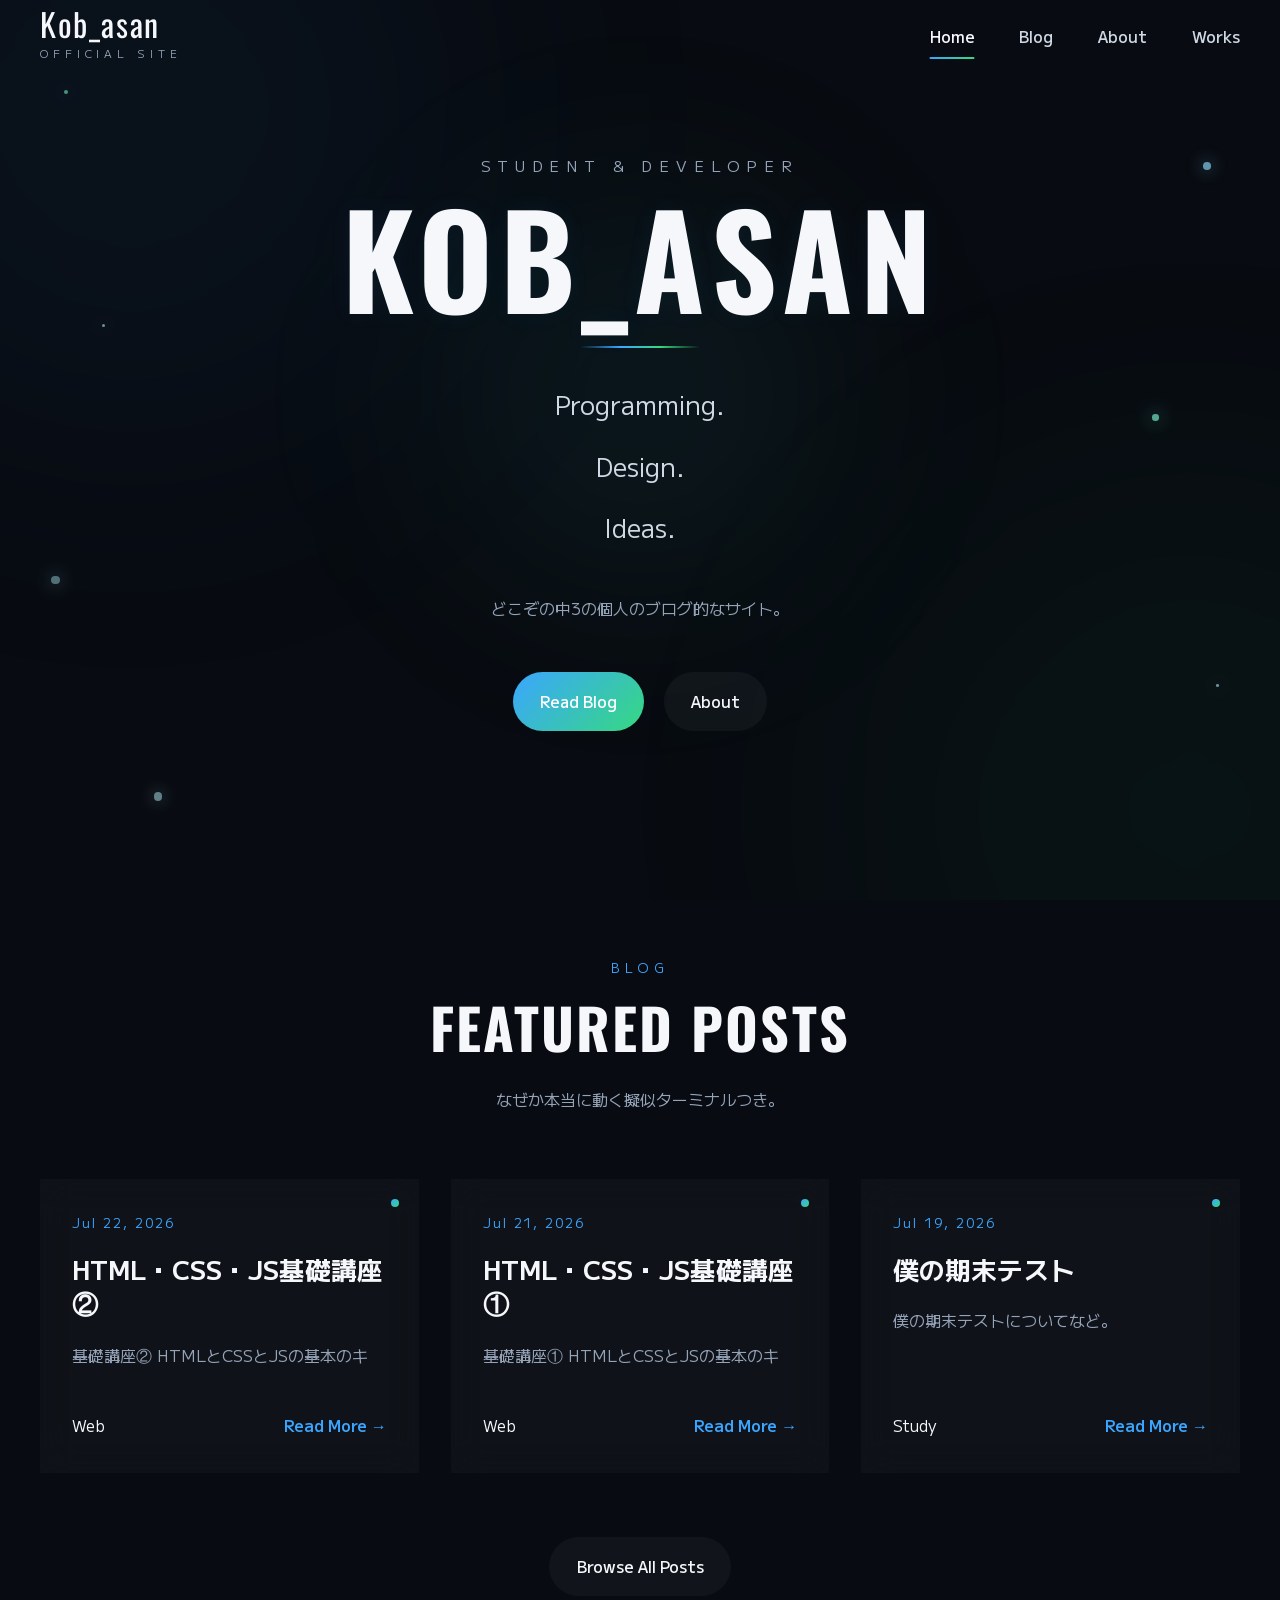
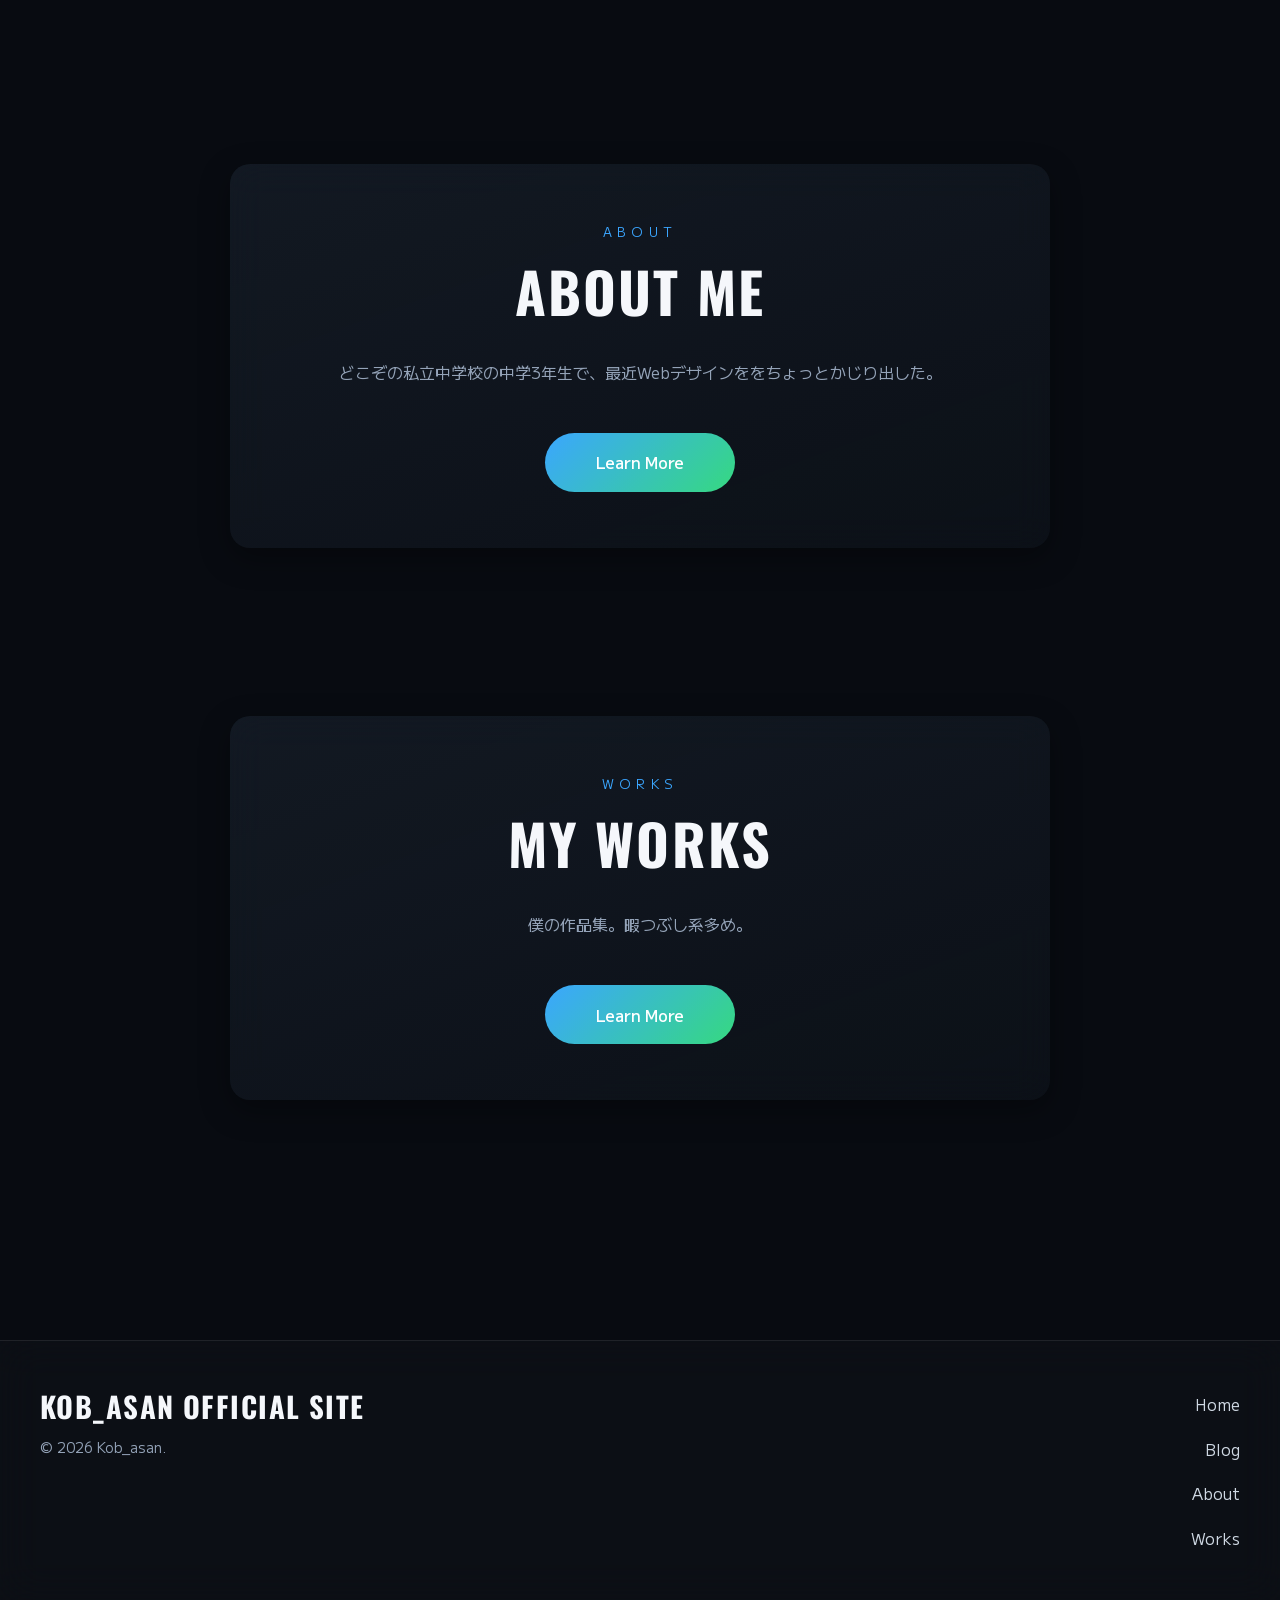
<file: index.html>
<!DOCTYPE html>
<html lang="ja">

<head>

    <!-- ==========================================
         Basic
    ========================================== -->

    <meta charset="UTF-8">

    <meta name="viewport"
          content="width=device-width, initial-scale=1.0">

    <title>Kob_asan Official Site</title>

    <meta name="description"
          content="Kob_asan Official Site">

    <meta name="theme-color"
          content="#080b11">

    <link rel="icon" href="assets/favicon/favicon.jpg">

    <!-- ==========================================
         Fonts
    ========================================== -->

    <link rel="preconnect"
          href="https://fonts.googleapis.com">

    <link rel="preconnect"
          href="https://fonts.gstatic.com"
          crossorigin>

    <link href="https://fonts.googleapis.com/css2?family=M+PLUS+1:wght@300;400;500;700&family=Oswald:wght@400;500;700&display=swap"
          rel="stylesheet">

    <!-- ==========================================
         CSS
    ========================================== -->

    <link rel="stylesheet" href="assets/css/reset.css">

    <link rel="stylesheet" href="assets/css/variables.css">

    <link rel="stylesheet" href="assets/css/common.css">

    <link rel="stylesheet" href="assets/css/layout.css">

    <link rel="stylesheet" href="assets/css/header.css">

    <link rel="stylesheet" href="assets/css/footer.css">

    <link rel="stylesheet" href="assets/css/background.css">

    <link rel="stylesheet" href="assets/css/animation.css">

    <link rel="stylesheet" href="assets/css/components.css">

    <link rel="stylesheet" href="assets/css/pages/home.css">

    <link rel="stylesheet" href="assets/css/splash.css">

</head>

<body>

    <!-- ==========================================
         Splash
    ========================================== -->

    <div id="splash">

        <div class="splash-inner">

            <h1>
                Kob_asan
            </h1>

            <p>
                Official Site
            </p>

            <span class="splash-wave"></span>

        </div>

    </div>

    <!-- ==========================================
         Background
    ========================================== -->

    <div class="background">

        <div class="stars"></div>

    </div>

    <!-- ==========================================
         Header
    ========================================== -->

    <header class="site-header">

        <div class="header-inner">

            <a href="index.html" class="site-logo">

                <span class="site-logo-main">
                    Kob_asan
                </span>

                <span class="site-logo-sub">
                    OFFICIAL SITE
                </span>

            </a>

            <nav class="site-nav">

                <a href="index.html">
                    Home
                </a>

                <a href="blog.html">
                    Blog
                </a>

                <a href="about.html">
                    About
                </a>

                <a href="works.html">
                    Works
                </a> 

            </nav>

        </div>

    </header>

    <!-- ==========================================
         Hero
    ========================================== -->

    <main>

        <section class="hero">

            <div class="container">

                <div class="hero-content">

                    <p class="hero-subtitle fade-in delay-1">
                        Student &amp; Developer
                    </p>

                    <h1 class="hero-title fade-in delay-2">
                        Kob_asan
                    </h1>

                    <div class="hero-line fade-in delay-2"></div>

                    <div class="hero-keywords">

                        <p class="fade-in delay-3">
                            Programming.
                        </p>

                        <p class="fade-in delay-4">
                            Design.
                        </p>

                        <p class="fade-in delay-4">
                            Ideas.
                        </p>

                    </div>

                    <p class="hero-description fade-in delay-4">
                        どこぞの中3の個人のブログ的なサイト。
                    </p>

                    <div class="hero-buttons fade-in delay-4">

                        <a href="blog.html" class="button">
                            Read Blog
                        </a>

                        <a href="about.html" class="button button-outline">
                            About
                        </a>

                    </div>

                </div>

            </div>

        </section>
    
    <!-- ==========================================
         Featured Posts
    ========================================== -->

        <section class="featured section">

            <div class="container">

                <div class="section-heading fade-in">

                    <p class="section-label">
                        BLOG
                    </p>

                    <h2 class="section-title">
                        Featured Posts
                    </h2>

                    <p class="section-description">
                        なぜか本当に動く擬似ターミナルつき。
                    </p>

                </div>

                <a class="featured-grid">
                    
                    <div>

                         <p class="featured-card-date">
                             2026.07.16
                         </p>
                         
                         <h3 class="featured-card-title">                           
                            タイトル                        
                         </h3>
                        
                         <p class="featured-card-description">
                            説明                       
                         </p>

                    </div>
                    
                    <div class="featured-card-footer">
                        
                        <span class="category">
                            Website
                        </span>
                        
                        <span class="featured-read">
                            Read More →
                        </span>
                    
                    </div>
                
                </a>

                <div class="section-link fade-in">

                    <a
                        href="blog.html"
                        class="button button-outline">

                        Browse All Posts

                    </a>

                </div>

            </div>

        </section>
    
    <!-- ==========================================
          About Preview
    ========================================== -->

        <section class="about-preview section">

            <div class="container">

                <div class="about-preview-card card fade-in">

                    <p class="section-label">
                        ABOUT
                    </p>

                    <h2 class="section-title">
                        About Me
                    </h2>

                    <p class="about-preview-text">
                        どこぞの私立中学校の中学3年生で、最近Webデザインををちょっとかじり出した。
                    </p>

                    <a
                        href="about.html"
                        class="button">

                        Learn More

                    </a>

                </div>

            </div>

        </section>

    <!-- ==========================================
          Works Preview
    ========================================== -->

        <section class="about-preview section">

            <div class="container">

                <div class="about-preview-card card fade-in">

                    <p class="section-label">
                        Works
                    </p>

                    <h2 class="section-title">
                        My Works
                    </h2>

                    <p class="about-preview-text">
                        僕の作品集。暇つぶし系多め。
                    </p>

                    <a
                        href="works.html"
                        class="button">

                        Learn More

                    </a>

                </div>

            </div>

        </section>
    
    <!-- ==========================================
         Footer
    ========================================== -->

    <footer class="site-footer">

        <div class="footer-inner">

            <div class="footer-info">

                <h2 class="footer-title">
                    Kob_asan Official Site
                </h2>

                <p class="footer-copy">
                    © <span id="copyright-year"></span> Kob_asan.
                </p>

            </div>

            <nav class="footer-nav">

                <a href="index.html">
                    Home
                </a>

                <a href="blog.html">
                    Blog
                </a>

                <a href="about.html">
                    About
                </a>

                <a href="works.html">
                    Works
                </a> 

            </nav>

        </div>

    </footer>

    <!-- ==========================================
         JavaScript
    ========================================== -->

    <script
        type="module"
        src="assets/js/main.js">
    </script>

    <script
        type="module"
        src="assets/js/splash.js">
    </script>

</body>

</html>
</file>
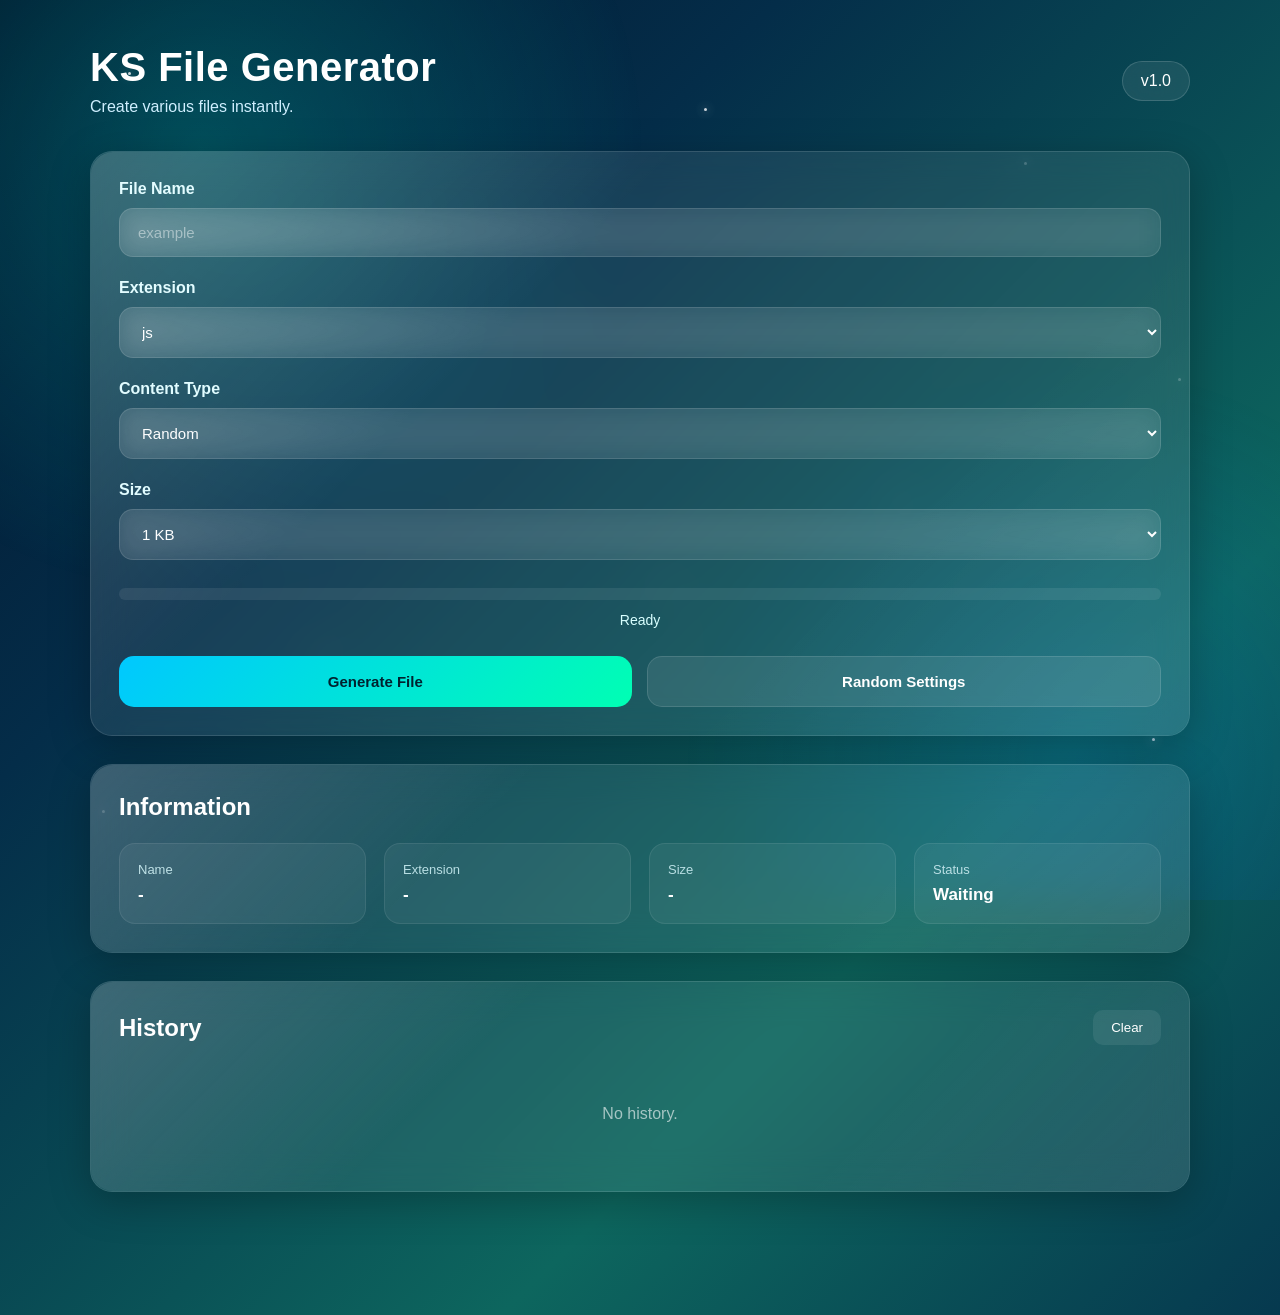
<file: works/file-generator/index.html>
<!DOCTYPE html>
<html lang="ja">

<head>

    <meta charset="UTF-8">
    <meta name="viewport" content="width=device-width, initial-scale=1.0">

    <title>KS File Generator | KOB_ASAN Official</title>

    <link rel="stylesheet" href="style.css">

</head>

<body>

    <!-- =========================
         Background
    ========================== -->

    <div class="background">
        <span class="star"></span>
        <span class="star"></span>
        <span class="star"></span>
        <span class="star"></span>
        <span class="star"></span>
        <span class="star"></span>
        <span class="star"></span>
        <span class="star"></span>
        <span class="star"></span>
        <span class="star"></span>
    </div>

    <!-- =========================
         Main
    ========================== -->

    <main class="container">

        <!-- Header -->

        <header class="header">

            <div>

                <h1>KS File Generator</h1>

                <p>Create various files instantly.</p>

            </div>

            <div class="version">
                v1.0
            </div>

        </header>

        <!-- Card -->

        <section class="card">

            <!-- File Name -->

            <div class="group">

                <label>File Name</label>

                <input
                    id="fileName"
                    type="text"
                    placeholder="example">

            </div>

            <!-- Extension -->

            <div class="group">

                <label>Extension</label>

                <select id="extension">

                    <optgroup label="Text">

                        <option>txt</option>
                        <option>md</option>
                        <option>csv</option>
                        <option>json</option>
                        <option>xml</option>

                    </optgroup>

                    <optgroup label="Web">

                        <option>html</option>
                        <option>css</option>
                        <option selected>js</option>

                    </optgroup>

                    <optgroup label="Office">

                        <option>pdf</option>
                        <option>doc</option>
                        <option>docx</option>
                        <option>xlsx</option>
                        <option>pptx</option>

                    </optgroup>

                    <optgroup label="Other">

                        <option>zip</option>
                        <option>bin</option>

                    </optgroup>

                </select>

            </div>

            <!-- Content -->

            <div class="group">

                <label>Content Type</label>

                <select id="contentType">

                    <option value="random">Random</option>

                    <option value="lorem">Lorem Ipsum</option>

                    <option value="number">Numbers</option>

                    <option value="alphabet">Alphabet</option>

                    <option value="hex">Hex</option>

                    <option value="base64">Base64</option>

                    <option value="uuid">UUID</option>

                    <option value="empty">Empty</option>

                </select>

            </div>

            <!-- Size -->

            <div class="group">

                <label>Size</label>

                <select id="size">

                    <option value="1024">1 KB</option>

                    <option value="10240">10 KB</option>

                    <option value="102400">100 KB</option>

                    <option value="1048576">1 MB</option>

                    <option value="10485760">10 MB</option>

                    <option value="52428800">50 MB</option>

                    <option value="104857600">100 MB</option>

                    <option value="536870912">512 MB</option>

                    <option value="1073741824">1 GB</option>

                </select>

            </div>

            <!-- Progress -->

            <div class="progress-area">

                <div class="progress">

                    <div
                        class="progress-bar"
                        id="progressBar">
                    </div>

                </div>

                <div
                    class="progress-text"
                    id="progressText">

                    Ready

                </div>

            </div>

            <!-- Buttons -->

            <div class="buttons">

                <button
                    id="generateBtn"
                    class="primary">

                    Generate File

                </button>

                <button
                    id="randomBtn">

                    Random Settings

                </button>

            </div>

        </section>

        <!-- Result -->

        <section class="result-card">

            <h2>Information</h2>

            <div class="info-grid">

                <div class="info">

                    <span>Name</span>

                    <strong id="infoName">-</strong>

                </div>

                <div class="info">

                    <span>Extension</span>

                    <strong id="infoExt">-</strong>

                </div>

                <div class="info">

                    <span>Size</span>

                    <strong id="infoSize">-</strong>

                </div>

                <div class="info">

                    <span>Status</span>

                    <strong id="infoStatus">

                        Waiting

                    </strong>

                </div>

            </div>

        </section>

        <!-- History -->

        <section class="history-card">

            <div class="history-title">

                <h2>History</h2>

                <button id="clearHistory">

                    Clear

                </button>

            </div>

            <div
                id="historyList"
                class="history-list">

                <div class="empty">

                    No history.

                </div>

            </div>

        </section>

    </main>

    <script src="script.js"></script>

</body>

</html>
</file>
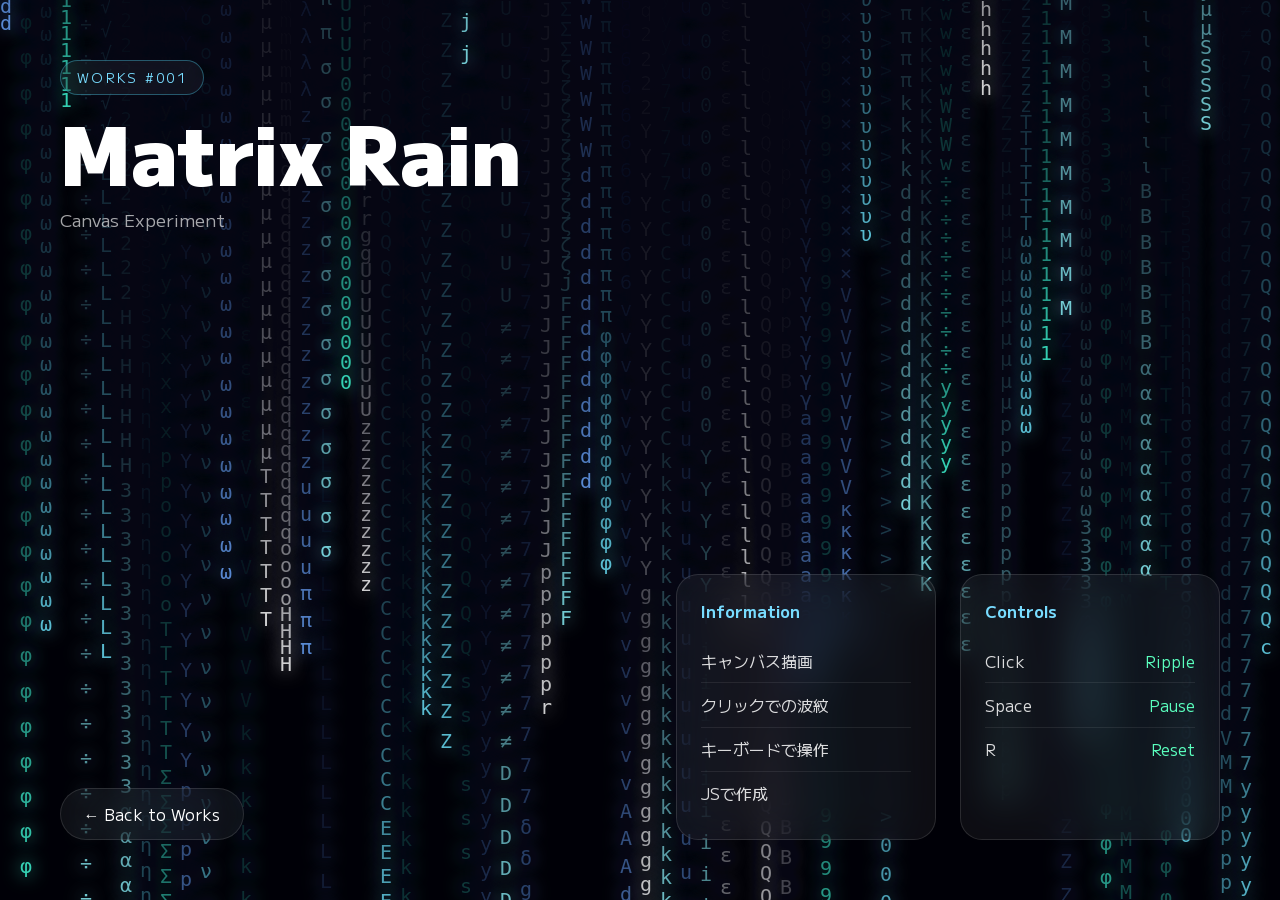
<file: works/matrix-rain/index.html>
<!DOCTYPE html>
<html lang="ja">

<head>

<meta charset="UTF-8">

<meta name="viewport"
      content="width=device-width, initial-scale=1.0">

<title>Digital Rain | Kob_asan Works</title>

<meta name="description"
      content="Canvasで作られたDigital Rain作品">

<meta name="theme-color"
      content="#090B0F">

<meta name="color-scheme"
      content="dark">



<!-- Font -->

<link rel="preconnect"
      href="https://fonts.googleapis.com">

<link rel="preconnect"
      href="https://fonts.gstatic.com"
      crossorigin>

<link href="https://fonts.googleapis.com/css2?family=M+PLUS+1:wght@100..900&display=swap"
      rel="stylesheet">



<link rel="stylesheet"
      href="style.css">

</head>



<body>



<main class="p-rain">



<canvas
class="p-rain__canvas"
id="rainCanvas">

</canvas>





<header class="p-rain__hero">


<div class="p-rain__badge">

WORKS #001

</div>


<h1>

Matrix Rain

</h1>


<p>

Canvas Experiment

</p>


</header>






<section class="p-rain__panel">


<div class="c-panel">


<h2>

Information

</h2>


<ul class="c-panel__list">

<li>

キャンバス描画

</li>

<li>

クリックでの波紋

</li>

<li>

キーボードで操作

</li>

<li>

JSで作成

</li>

</ul>


</div>




<div class="c-panel">


<h2>

Controls

</h2>


<ul class="c-panel__list">

<li>

Click
<span>
Ripple
</span>

</li>


<li>

Space
<span>
Pause
</span>

</li>


<li>

R
<span>
Reset
</span>

</li>


</ul>


</div>


</section>





<footer class="p-rain__footer">


<a
href="../../works.html"
class="c-back">

← Back to Works

</a>


</footer>



</main>



<script src="script.js"></script>

</body>

</html>
</file>
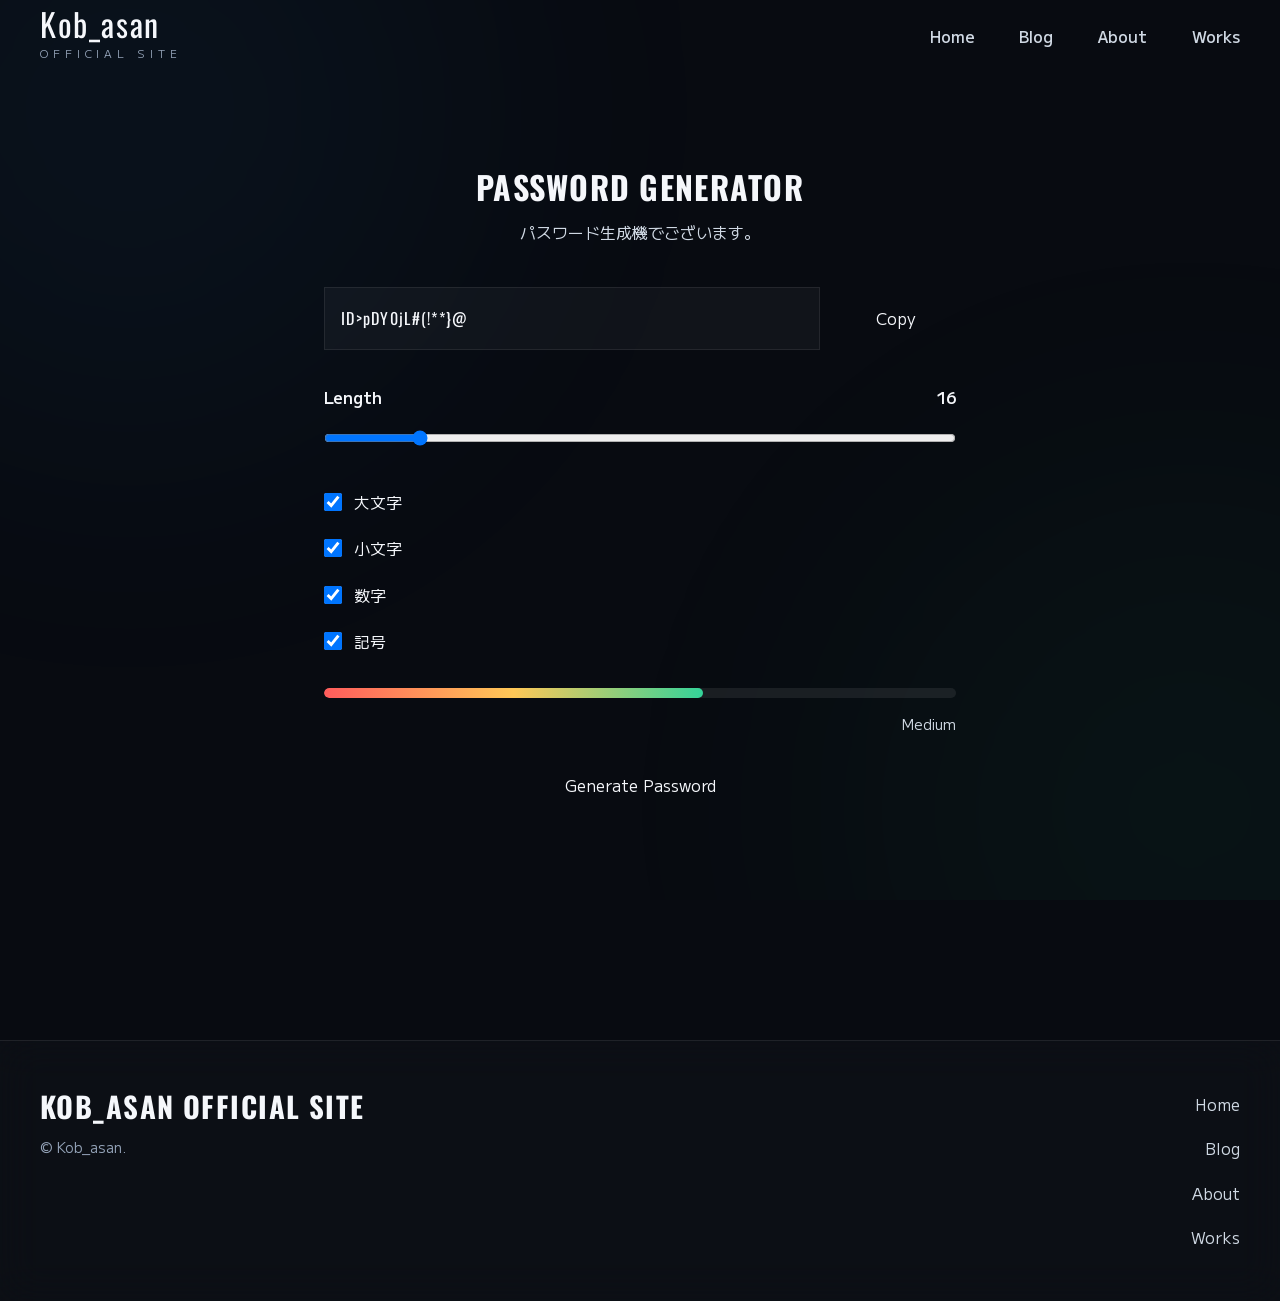
<file: works/password-generator/index.html>
<!DOCTYPE html>
<html lang="ja">

<head>

    <!-- ==========================================
         Basic
    ========================================== -->

    <meta charset="UTF-8">

    <meta name="viewport"
          content="width=device-width, initial-scale=1.0">

    <title>Kob_asan Official Site</title>

    <meta name="description"
          content="Kob_asan Official Site">

    <meta name="theme-color"
          content="#080b11">

    <link rel="icon" href="../../assets/favicon/favicon.jpg">

    <!-- ==========================================
         Fonts
    ========================================== -->

    <link rel="preconnect"
          href="https://fonts.googleapis.com">

    <link rel="preconnect"
          href="https://fonts.gstatic.com"
          crossorigin>

    <link href="https://fonts.googleapis.com/css2?family=M+PLUS+1:wght@300;400;500;700&family=Oswald:wght@400;500;700&display=swap"
          rel="stylesheet">

    <!-- ==========================================
         CSS
    ========================================== -->

    <link rel="stylesheet" href="../../assets/css/reset.css">

    <link rel="stylesheet" href="../../assets/css/variables.css">

    <link rel="stylesheet" href="../../assets/css/common.css">

    <link rel="stylesheet" href="../../assets/css/layout.css">

    <link rel="stylesheet" href="../../assets/css/header.css">

    <link rel="stylesheet" href="../../assets/css/footer.css">

    <link rel="stylesheet" href="../../assets/css/background.css">

    <link rel="stylesheet" href="../../assets/css/animation.css">

    <link rel="stylesheet" href="../../assets/css/components.css">

    <link rel="stylesheet" href="../../assets/css/pages/home.css">

    <link rel="stylesheet" href="../../assets/css/splash.css">

    <link rel="stylesheet" href="style.css">

</head>

<body>

    <!-- ==========================================
         Background
    ========================================== -->

    <div class="background">

        <div class="stars"></div>

    </div>

    <!-- ==========================================
         Header
    ========================================== -->

    <header class="site-header">

        <div class="header-inner">

            <a href="../../index.html" class="site-logo">

                <span class="site-logo-main">
                    Kob_asan
                </span>

                <span class="site-logo-sub">
                    OFFICIAL SITE
                </span>

            </a>

            <nav class="site-nav">

                <a href="../../index.html">
                    Home
                </a>

                <a href="../../blog.html">
                    Blog
                </a>

                <a href="../../about.html">
                    About
                </a>

                <a href="../../works.html">
                    Works
                </a> 

            </nav>

        </div>

    </header>

    <main class="container">

        <div class="glass-card">

            <h1>Password Generator</h1>

            <p class="description">
                パスワード生成機でございます。
            </p>

            <div class="password-output">

                <input id="password"
                       type="text"
                       readonly>

                <button id="copyButton">
                    Copy
                </button>

            </div>

            <div class="setting">

                <label>
                    Length
                    <span id="lengthValue">16</span>
                </label>

                <input id="length"
                       type="range"
                       min="8"
                       max="64"
                       value="16">

            </div>

            <div class="options">

                <label>
                    <input type="checkbox"
                           id="upper"
                           checked>
                    大文字
                </label>

                <label>
                    <input type="checkbox"
                           id="lower"
                           checked>
                    小文字
                </label>

                <label>
                    <input type="checkbox"
                           id="number"
                           checked>
                    数字
                </label>

                <label>
                    <input type="checkbox"
                           id="symbol"
                           checked>
                    記号
                </label>

            </div>

            <div class="strength">

                <div class="strength-bar">

                    <div id="strengthFill"></div>

                </div>

                <p id="strengthText">
                    Strong
                </p>

            </div>

            <button id="generate">
                Generate Password
            </button>

        </div>

    </main>

    <footer class="site-footer">

        <div class="footer-inner">

            <div class="footer-info">

                <h2 class="footer-title">
                    Kob_asan Official Site
                </h2>

                <p class="footer-copy">
                    © <span id="copyright-year"></span> Kob_asan.
                </p>

            </div>

            <nav class="footer-nav">

                <a href="index.html">
                    Home
                </a>

                <a href="blog.html">
                    Blog
                </a>

                <a href="about.html">
                    About
                </a>

                <a href="works.html">
                    Works
                </a> 

            </nav>

        </div>

    </footer>

    <script src="script.js"></script>

</body>

</html>
</file>
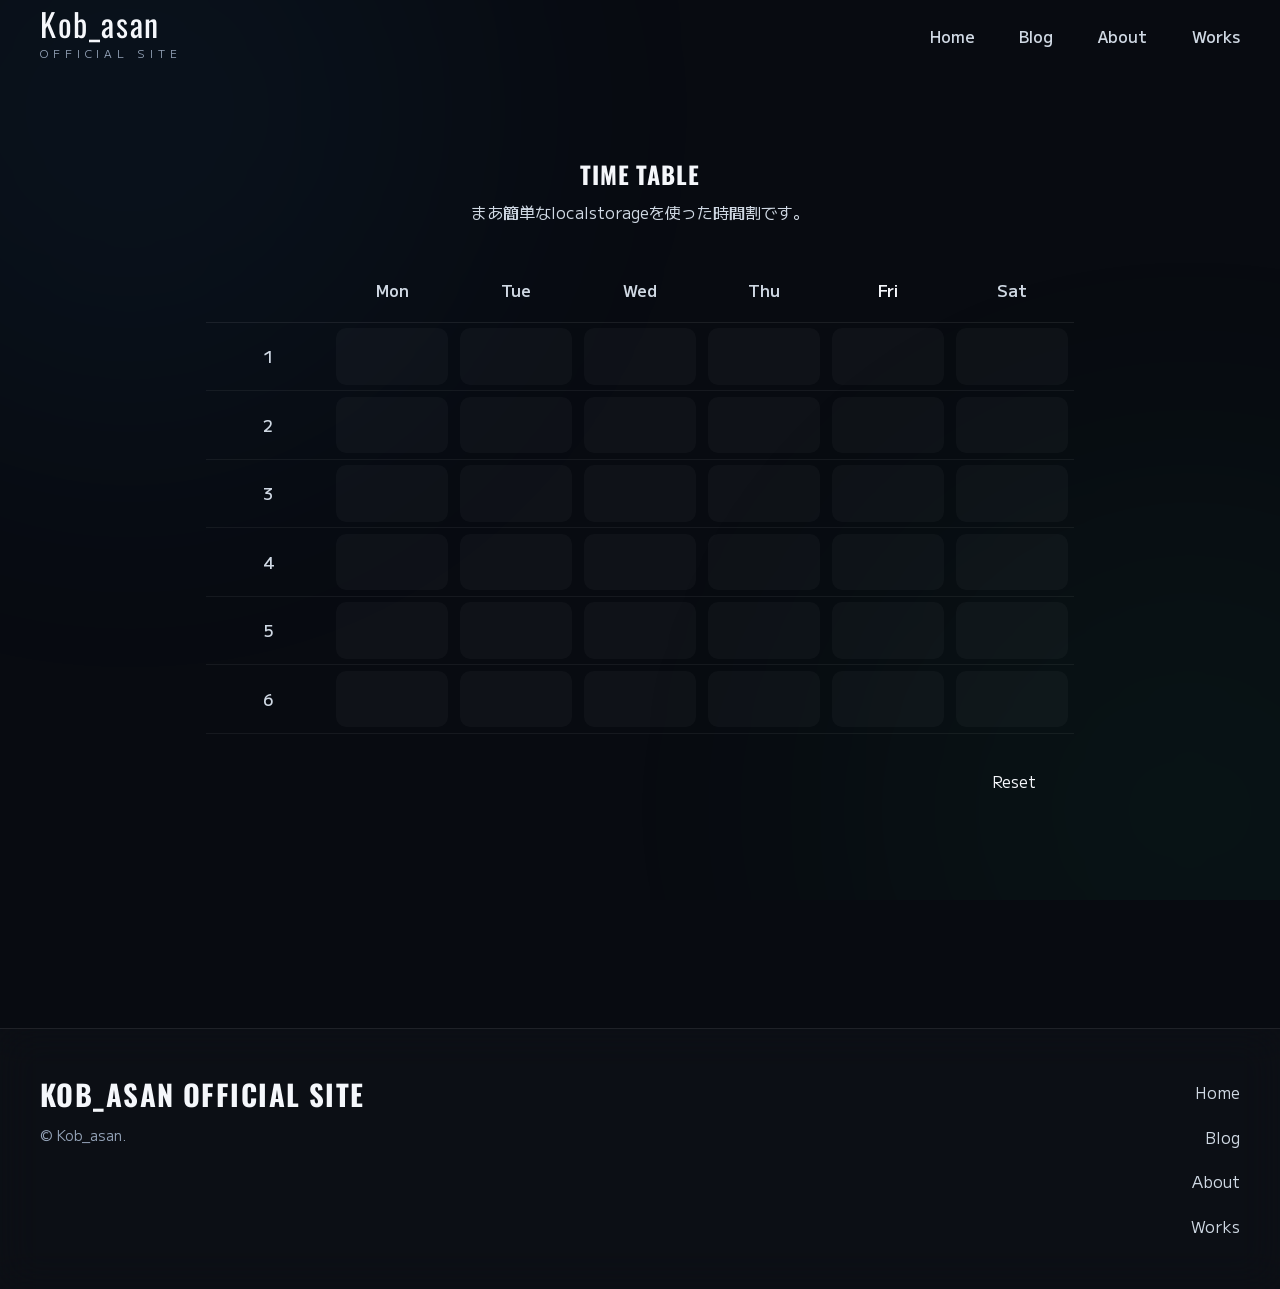
<file: works/time-table/index.html>
<!DOCTYPE html>
<html lang="ja">

<head>

    <!-- ==========================================
         Basic
    ========================================== -->

    <meta charset="UTF-8">

    <meta name="viewport"
          content="width=device-width, initial-scale=1.0">

    <title>Timetable | Kob_asan Official Site</title>

    <meta name="description"
          content="Kob_asan Official Site">

    <meta name="theme-color"
          content="#080b11">

    <link rel="icon" href="../../assets/favicon/favicon.jpg">

    <!-- ==========================================
         Fonts
    ========================================== -->

    <link rel="preconnect"
          href="https://fonts.googleapis.com">

    <link rel="preconnect"
          href="https://fonts.gstatic.com"
          crossorigin>

    <link href="https://fonts.googleapis.com/css2?family=M+PLUS+1:wght@300;400;500;700&family=Oswald:wght@400;500;700&display=swap"
          rel="stylesheet">

    <!-- ==========================================
         CSS
    ========================================== -->

    <link rel="stylesheet" href="../../assets/css/reset.css">

    <link rel="stylesheet" href="../../assets/css/variables.css">

    <link rel="stylesheet" href="../../assets/css/common.css">

    <link rel="stylesheet" href="../../assets/css/layout.css">

    <link rel="stylesheet" href="../../assets/css/header.css">

    <link rel="stylesheet" href="../../assets/css/footer.css">

    <link rel="stylesheet" href="../../assets/css/background.css">

    <link rel="stylesheet" href="../../assets/css/animation.css">

    <link rel="stylesheet" href="../../assets/css/components.css">

    <link rel="stylesheet" href="../../assets/css/pages/home.css">

    <link rel="stylesheet" href="../../assets/css/splash.css">

    <link rel="stylesheet" href="style.css">

</head>

<body>

    <!-- ==========================================
         Background
    ========================================== -->

    <div class="background">

        <div class="stars"></div>

    </div>

    <!-- ==========================================
         Header
    ========================================== -->

    <header class="site-header">

        <div class="header-inner">

            <a href="../../index.html" class="site-logo">

                <span class="site-logo-main">
                    Kob_asan
                </span>

                <span class="site-logo-sub">
                    OFFICIAL SITE
                </span>

            </a>

            <nav class="site-nav">

                <a href="../../index.html">
                    Home
                </a>

                <a href="../../blog.html">
                    Blog
                </a>

                <a href="../../about.html">
                    About
                </a>

                <a href="../../works.html">
                    Works
                </a> 

            </nav>

        </div>

    </header>

    <main class="container">

    <section class="glass-card timetable-card">

        <div class="page-header">

            <h1>Time Table</h1>

            <p>
                まあ簡単なlocalstorageを使った時間割です。
            </p>

        </div>

        <div class="table-wrapper">

            <table class="timetable">

                <thead>

                    <tr>

                        <th></th>

                        <th data-day="1">Mon</th>

                        <th data-day="2">Tue</th>

                        <th data-day="3">Wed</th>

                        <th data-day="4">Thu</th>

                        <th data-day="5">Fri</th>

                        <th data-day="6">Sat</th>

                    </tr>

                </thead>

                <tbody>

                    <tr>
                        <th>1</th>
                        <td><input data-key="1-1" maxlength="15"></td>
                        <td><input data-key="1-2" maxlength="15"></td>
                        <td><input data-key="1-3" maxlength="15"></td>
                        <td><input data-key="1-4" maxlength="15"></td>
                        <td><input data-key="1-5" maxlength="15"></td>
                        <td><input data-key="1-6" maxlength="15"></td>
                    </tr>

                    <tr>
                        <th>2</th>
                        <td><input data-key="2-1" maxlength="15"></td>
                        <td><input data-key="2-2" maxlength="15"></td>
                        <td><input data-key="2-3" maxlength="15"></td>
                        <td><input data-key="2-4" maxlength="15"></td>
                        <td><input data-key="2-5" maxlength="15"></td>
                        <td><input data-key="2-6" maxlength="15"></td>
                    </tr>

                    <tr>
                        <th>3</th>
                        <td><input data-key="3-1" maxlength="15"></td>
                        <td><input data-key="3-2" maxlength="15"></td>
                        <td><input data-key="3-3" maxlength="15"></td>
                        <td><input data-key="3-4" maxlength="15"></td>
                        <td><input data-key="3-5" maxlength="15"></td>
                        <td><input data-key="3-6" maxlength="15"></td>
                    </tr>

                    <tr>
                        <th>4</th>
                        <td><input data-key="4-1" maxlength="15"></td>
                        <td><input data-key="4-2" maxlength="15"></td>
                        <td><input data-key="4-3" maxlength="15"></td>
                        <td><input data-key="4-4" maxlength="15"></td>
                        <td><input data-key="4-5" maxlength="15"></td>
                        <td><input data-key="4-6" maxlength="15"></td>
                    </tr>

                    <tr>
                        <th>5</th>
                        <td><input data-key="5-1" maxlength="15"></td>
                        <td><input data-key="5-2" maxlength="15"></td>
                        <td><input data-key="5-3" maxlength="15"></td>
                        <td><input data-key="5-4" maxlength="15"></td>
                        <td><input data-key="5-5" maxlength="15"></td>
                        <td><input data-key="5-6" maxlength="15"></td>
                    </tr>

                    <tr>
                        <th>6</th>
                        <td><input data-key="6-1" maxlength="15"></td>
                        <td><input data-key="6-2" maxlength="15"></td>
                        <td><input data-key="6-3" maxlength="15"></td>
                        <td><input data-key="6-4" maxlength="15"></td>
                        <td><input data-key="6-5" maxlength="15"></td>
                        <td><input data-key="6-6" maxlength="15"></td>
                    </tr>

                </tbody>

            </table>

        </div>

        <div class="actions">

            <button id="resetButton">
                Reset
            </button>

        </div>

    </section>

</main>

    <footer class="site-footer">

        <div class="footer-inner">

            <div class="footer-info">

                <h2 class="footer-title">
                    Kob_asan Official Site
                </h2>

                <p class="footer-copy">
                    © <span id="copyright-year"></span> Kob_asan.
                </p>

            </div>

            <nav class="footer-nav">

                <a href="../../index.html">
                    Home
                </a>

                <a href="../../blog.html">
                    Blog
                </a>

                <a href="../../about.html">
                    About
                </a>

                <a href="../../works.html">
                    Works
                </a> 

            </nav>

        </div>

    </footer>

    <script src="script.js"></script>

</body>

</html>
</file>
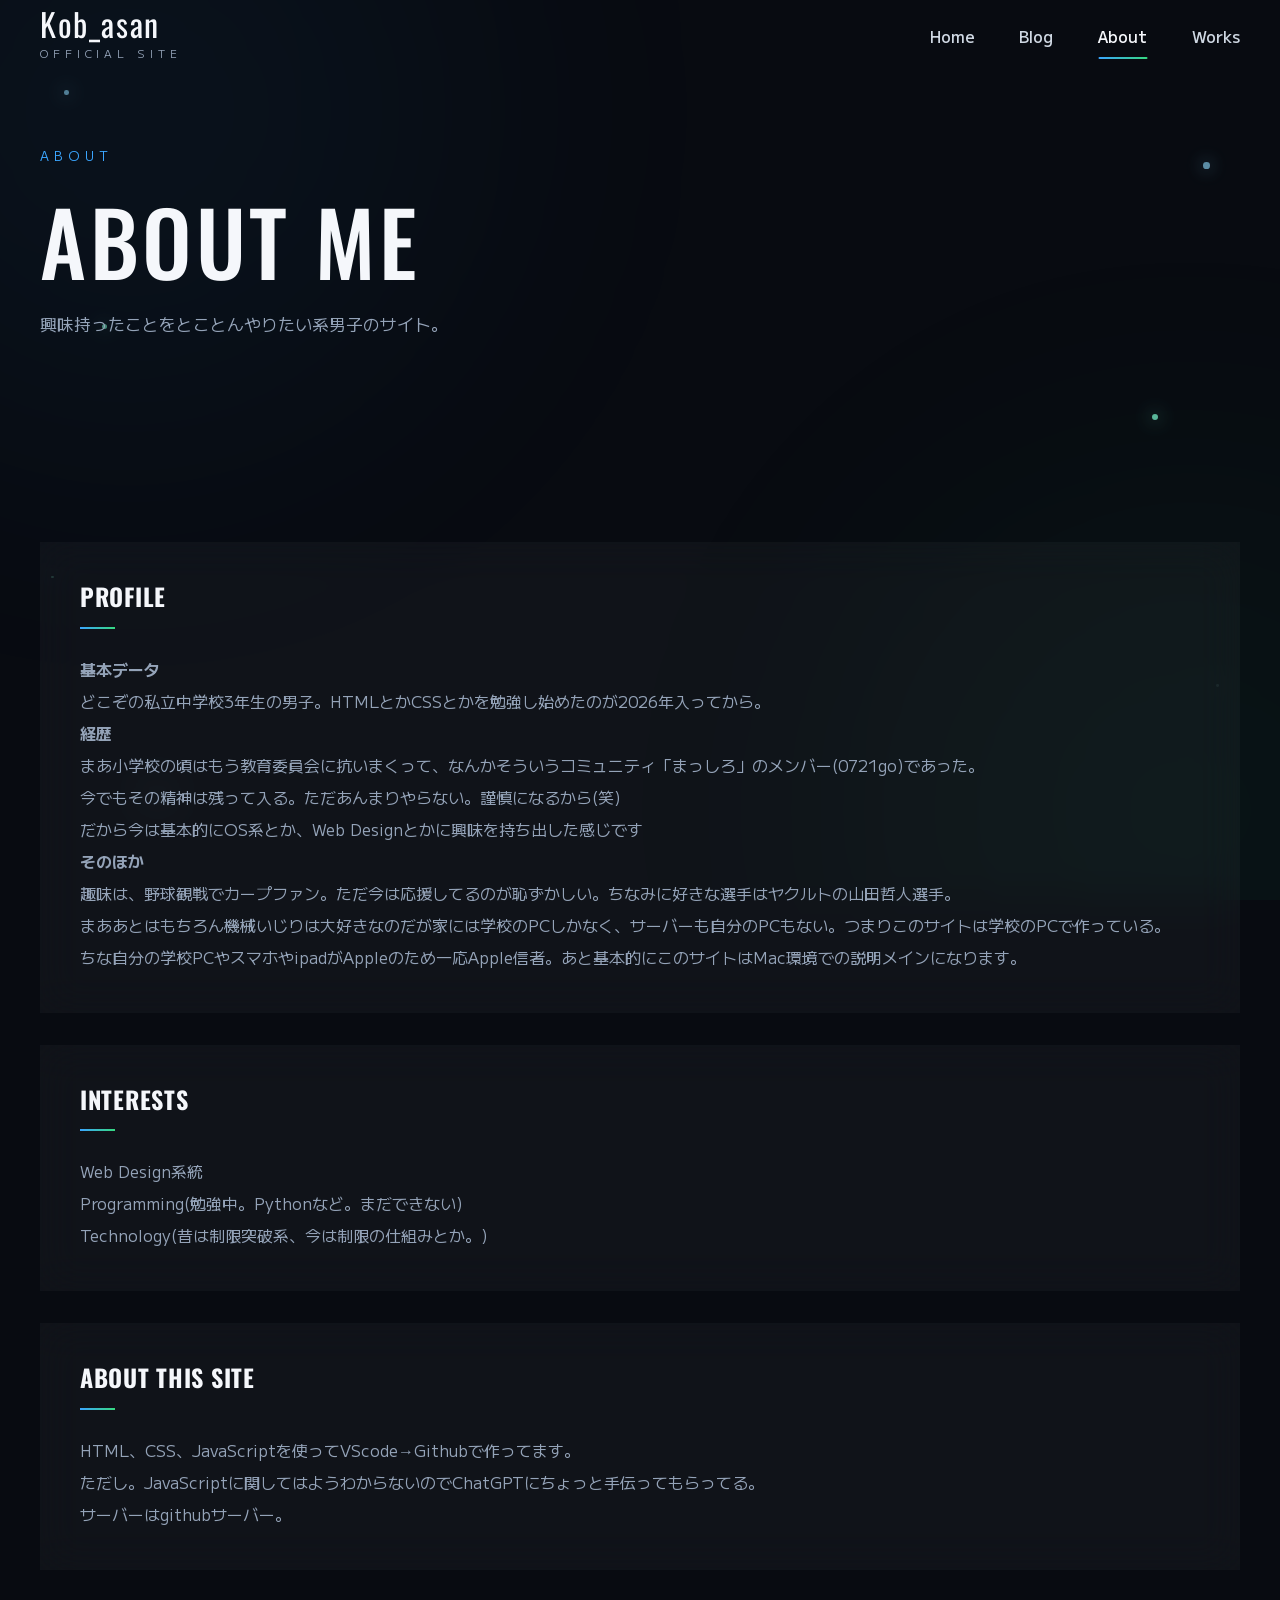
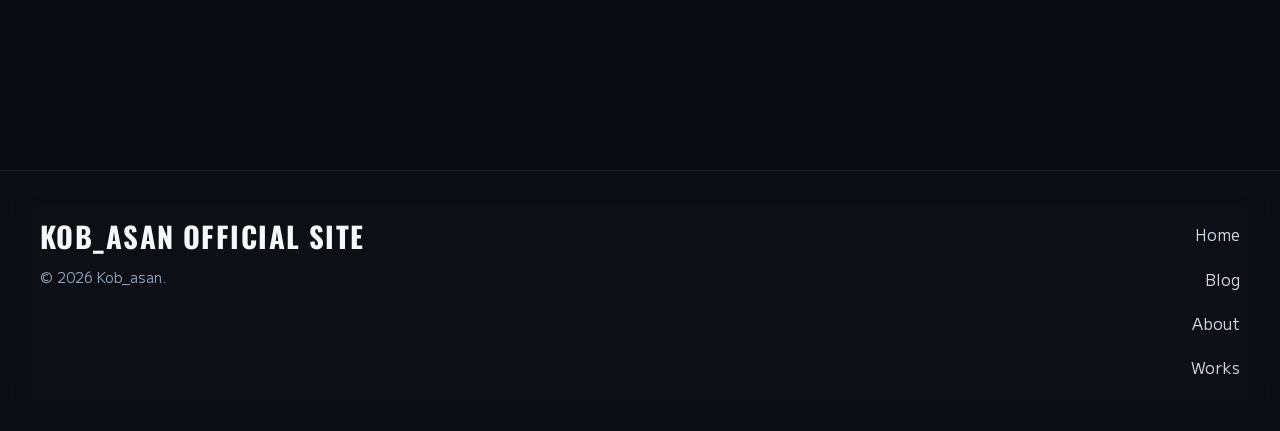
<file: about.html>
<!DOCTYPE html>
<html lang="ja">

<head>

    <!-- ==========================================
         Basic
    ========================================== -->

    <meta charset="UTF-8">

    <meta name="viewport"
          content="width=device-width, initial-scale=1.0">

    <title>About | Kob_asan Official Site</title>

    <meta name="description"
          content="Kob_asan Official Site">

    <meta name="theme-color"
          content="#080b11">

    <link rel="icon" href="assets/favicon/favicon.jpg">

    <!-- ==========================================
         Fonts
    ========================================== -->

    <link rel="preconnect"
          href="https://fonts.googleapis.com">

    <link rel="preconnect"
          href="https://fonts.gstatic.com"
          crossorigin>

    <link href="https://fonts.googleapis.com/css2?family=M+PLUS+1:wght@300;400;500;700&family=Oswald:wght@400;500;700&display=swap"
          rel="stylesheet">

    <!-- ==========================================
         CSS
    ========================================== -->

    <link rel="stylesheet" href="assets/css/reset.css">

    <link rel="stylesheet" href="assets/css/variables.css">

    <link rel="stylesheet" href="assets/css/common.css">

    <link rel="stylesheet" href="assets/css/layout.css">

    <link rel="stylesheet" href="assets/css/header.css">

    <link rel="stylesheet" href="assets/css/footer.css">

    <link rel="stylesheet" href="assets/css/background.css">

    <link rel="stylesheet" href="assets/css/animation.css">

    <link rel="stylesheet" href="assets/css/components.css">

    <link rel="stylesheet" href="assets/css/pages/home.css">

    <link rel="stylesheet" href="assets/css/pages/about.css">

</head>

<body>

    <!-- ==========================================
         Background
    ========================================== -->

    <div class="background">

        <div class="stars"></div>

    </div>

    <!-- ==========================================
         Header
    ========================================== -->

    <header class="site-header">

        <div class="header-inner">

            <a href="index.html" class="site-logo">

                <span class="site-logo-main">
                    Kob_asan
                </span>

                <span class="site-logo-sub">
                    OFFICIAL SITE
                </span>

            </a>

            <nav class="site-nav">

                <a href="index.html">
                    Home
                </a>

                <a href="blog.html">
                    Blog
                </a>

                <a href="about.html">
                    About
                </a>

                <a href="works.html">
                    Works
                </a> 

            </nav>

        </div>

    </header>

    <main>

    <!-- ==========================================
         About Hero
    ========================================== -->

    <section class="about-hero section">

        <div class="container">

            <div class="about-heading fade-in">

                <p class="section-label">
                    ABOUT
                </p>


                <h1 class="page-title">
                    About Me
                </h1>


                <p class="about-lead">

                    興味持ったことをとことんやりたい系男子のサイト。

                </p>

            </div>

        </div>

    </section>



    <!-- ==========================================
         About Content
    ========================================== -->

    <section class="about-content section">

        <div class="container">


            <div class="about-grid">


                <article class="about-card fade-in">

                    <h2>
                        Profile
                    </h2>


                    <p>

                        <b>基本データ</b><br>
                        どこぞの私立中学校3年生の男子。HTMLとかCSSとかを勉強し始めたのが2026年入ってから。<br>
                        <b>経歴</b><br>
                        まあ小学校の頃はもう教育委員会に抗いまくって、なんかそういうコミュニティ「まっしろ」のメンバー(0721go)であった。<br>
                        今でもその精神は残って入る。ただあんまりやらない。謹慎になるから(笑)<br>
                        だから今は基本的にOS系とか、Web Designとかに興味を持ち出した感じです<br>
                        <b>そのほか</b><br>
                        趣味は、野球観戦でカープファン。ただ今は応援してるのが恥ずかしい。ちなみに好きな選手はヤクルトの山田哲人選手。<br>
                        まああとはもちろん機械いじりは大好きなのだが家には学校のPCしかなく、サーバーも自分のPCもない。つまりこのサイトは学校のPCで作っている。<br>
                        ちな自分の学校PCやスマホやipadがAppleのため一応Apple信者。あと基本的にこのサイトはMac環境での説明メインになります。

                    </p>


                </article>



                <article class="about-card fade-in">

                    <h2>
                        Interests
                    </h2>


                    <p>

                        Web Design系統<br>
                        Programming(勉強中。Pythonなど。まだできない)<br>
                        Technology(昔は制限突破系、今は制限の仕組みとか。)

                    </p>


                </article>



                <article class="about-card fade-in">

                    <h2>
                        About This Site
                    </h2>


                    <p>

                        HTML、CSS、JavaScriptを使ってVScode→Githubで作ってます。<br>
                        ただし。JavaScriptに関してはようわからないのでChatGPTにちょっと手伝ってもらってる。<br>
                        サーバーはgithubサーバー。

                    </p>


                </article>


            </div>


        </div>

    </section>


</main>

    <!-- ==========================================
         Footer
    ========================================== -->

    <footer class="site-footer">

        <div class="footer-inner">

            <div class="footer-info">

                <h2 class="footer-title">
                    Kob_asan Official Site
                </h2>

                <p class="footer-copy">
                    © <span id="copyright-year"></span> Kob_asan.
                </p>

            </div>

            <nav class="footer-nav">

                <a href="index.html">
                    Home
                </a>

                <a href="blog.html">
                    Blog
                </a>

                <a href="about.html">
                    About
                </a>

                <a href="works.html">
                    Works
                </a> 

            </nav>

        </div>

    </footer>

    <!-- ==========================================
         JavaScript
    ========================================== -->

    <script 
    type="module" 
    src="assets/js/main.js"></script>

</body>

</html>
</file>
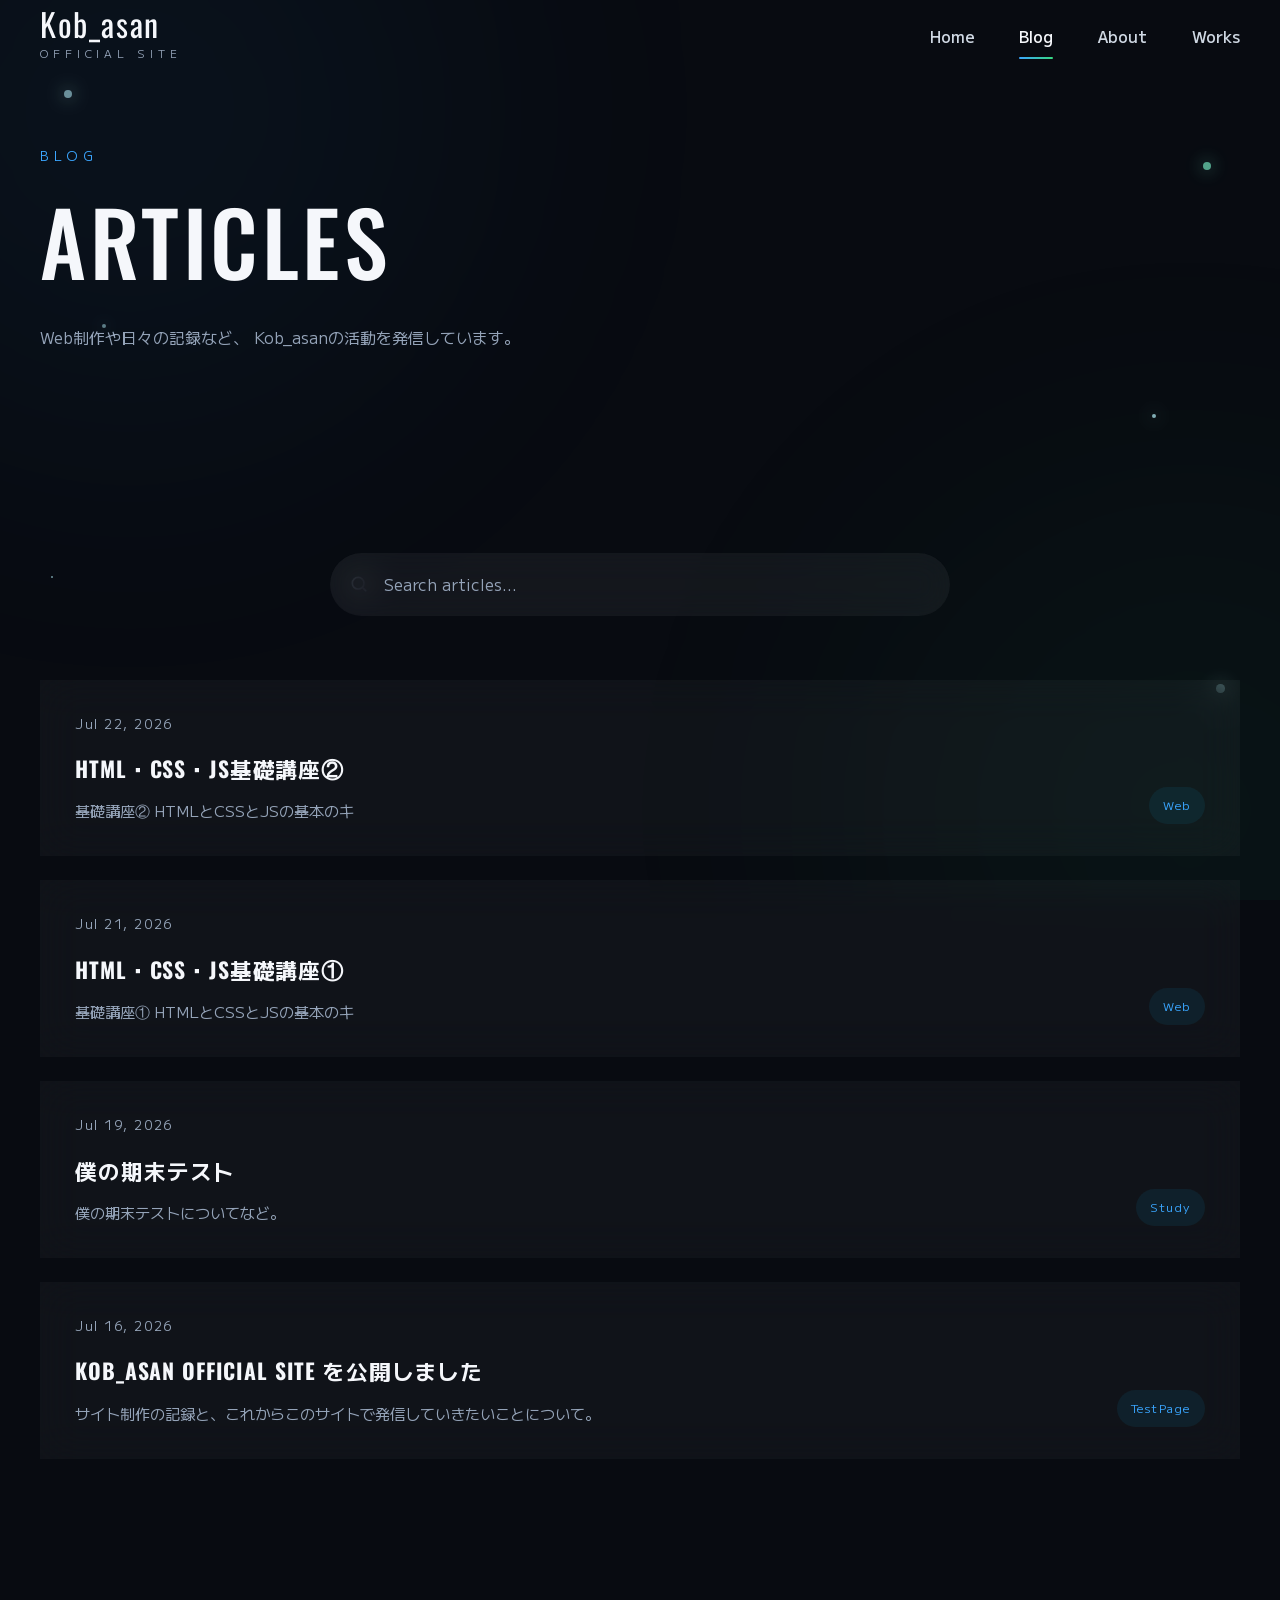
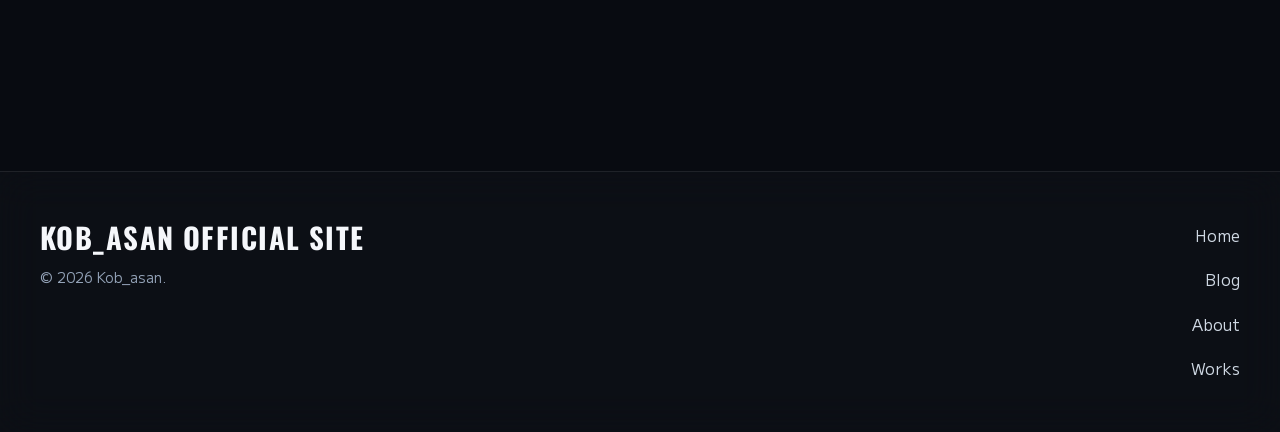
<file: blog.html>
<!DOCTYPE html>
<html lang="ja">

<head>

    <!-- ==========================================
         Basic
    ========================================== -->

    <meta charset="UTF-8">

    <meta name="viewport"
          content="width=device-width, initial-scale=1.0">

    <title>Blog | Kob_asan Official Site</title>

    <meta name="description"
          content="Kob_asan Official Site">

    <meta name="theme-color"
          content="#080b11">

    <link rel="icon" href="assets/favicon/favicon.jpg">

    <!-- ==========================================
         Fonts
    ========================================== -->

    <link rel="preconnect"
          href="https://fonts.googleapis.com">

    <link rel="preconnect"
          href="https://fonts.gstatic.com"
          crossorigin>

    <link href="https://fonts.googleapis.com/css2?family=M+PLUS+1:wght@300;400;500;700&family=Oswald:wght@400;500;700&display=swap"
          rel="stylesheet">

    <!-- ==========================================
         CSS
    ========================================== -->

    <link rel="stylesheet" href="assets/css/reset.css">

    <link rel="stylesheet" href="assets/css/variables.css">

    <link rel="stylesheet" href="assets/css/common.css">

    <link rel="stylesheet" href="assets/css/layout.css">

    <link rel="stylesheet" href="assets/css/header.css">

    <link rel="stylesheet" href="assets/css/footer.css">

    <link rel="stylesheet" href="assets/css/background.css">

    <link rel="stylesheet" href="assets/css/animation.css">

    <link rel="stylesheet" href="assets/css/components.css">

    <link rel="stylesheet" href="assets/css/pages/home.css">

    <link rel="stylesheet" href="assets/css/pages/blog.css">

</head>

<body>

    <!-- ==========================================
         Background
    ========================================== -->

    <div class="background">

        <div class="stars"></div>

    </div>

    <!-- ==========================================
         Header
    ========================================== -->

    <header class="site-header">

        <div class="header-inner">

            <a href="index.html" class="site-logo">

                <span class="site-logo-main">
                    Kob_asan
                </span>

                <span class="site-logo-sub">
                    OFFICIAL SITE
                </span>

            </a>

            <nav class="site-nav">

                <a href="index.html">
                    Home
                </a>

                <a href="blog.html">
                    Blog
                </a>

                <a href="about.html">
                    About
                </a>

                <a href="works.html">
                    Works
                </a> 

            </nav>

        </div>

    </header>

    <main>

    <!-- ==========================================
         Blog Hero
    ========================================== -->

    <section class="blog-hero section">

        <div class="container">

            <div class="blog-heading fade-in">

                <p class="section-label">
                    BLOG
                </p>

                <h1 class="page-title">
                    Articles
                </h1>

                <p class="blog-description">
                    Web制作や日々の記録など、
                    Kob_asanの活動を発信しています。
                </p>

            </div>

        </div>

    </section>


    <!-- ==========================================
         Blog Posts
    ========================================== -->

    <section class="blog-posts section">

        <div class="container">

            <div class="blog-search fade-in">

    <svg class="blog-search-icon"
         viewBox="0 0 24 24"
         fill="none">

        <circle cx="11"
                cy="11"
                r="7"
                stroke="currentColor"
                stroke-width="2"/>

        <path d="M20 20L17 17"
              stroke="currentColor"
              stroke-width="2"
              stroke-linecap="round"/>

    </svg>

    <input
        id="blog-search"
        type="text"
        placeholder="Search articles..."
        autocomplete="off">

</div>

            <div class="blog-grid">

                <!-- JavaScriptで生成 -->

            </div>


            <!-- ==========================================
                 Pagination
            ========================================== -->

            <nav class="pagination">

                <!-- JavaScriptで生成 -->

            </nav>


        </div>

    </section>

</main>

    <!-- ==========================================
         Footer
    ========================================== -->

    <footer class="site-footer">

        <div class="footer-inner">

            <div class="footer-info">

                <h2 class="footer-title">
                    Kob_asan Official Site
                </h2>

                <p class="footer-copy">
                    © <span id="copyright-year"></span> Kob_asan.
                </p>

            </div>

            <nav class="footer-nav">

                <a href="index.html">
                    Home
                </a>

                <a href="blog.html">
                    Blog
                </a>

                <a href="about.html">
                    About
                </a>

                <a href="works.html">
                    Works
                </a> 

            </nav>

        </div>

    </footer>

    <!-- ==========================================
         JavaScript
    ========================================== -->

    <script 
    type="module" 
    src="assets/js/main.js"></script>

</body>

</html>
</file>
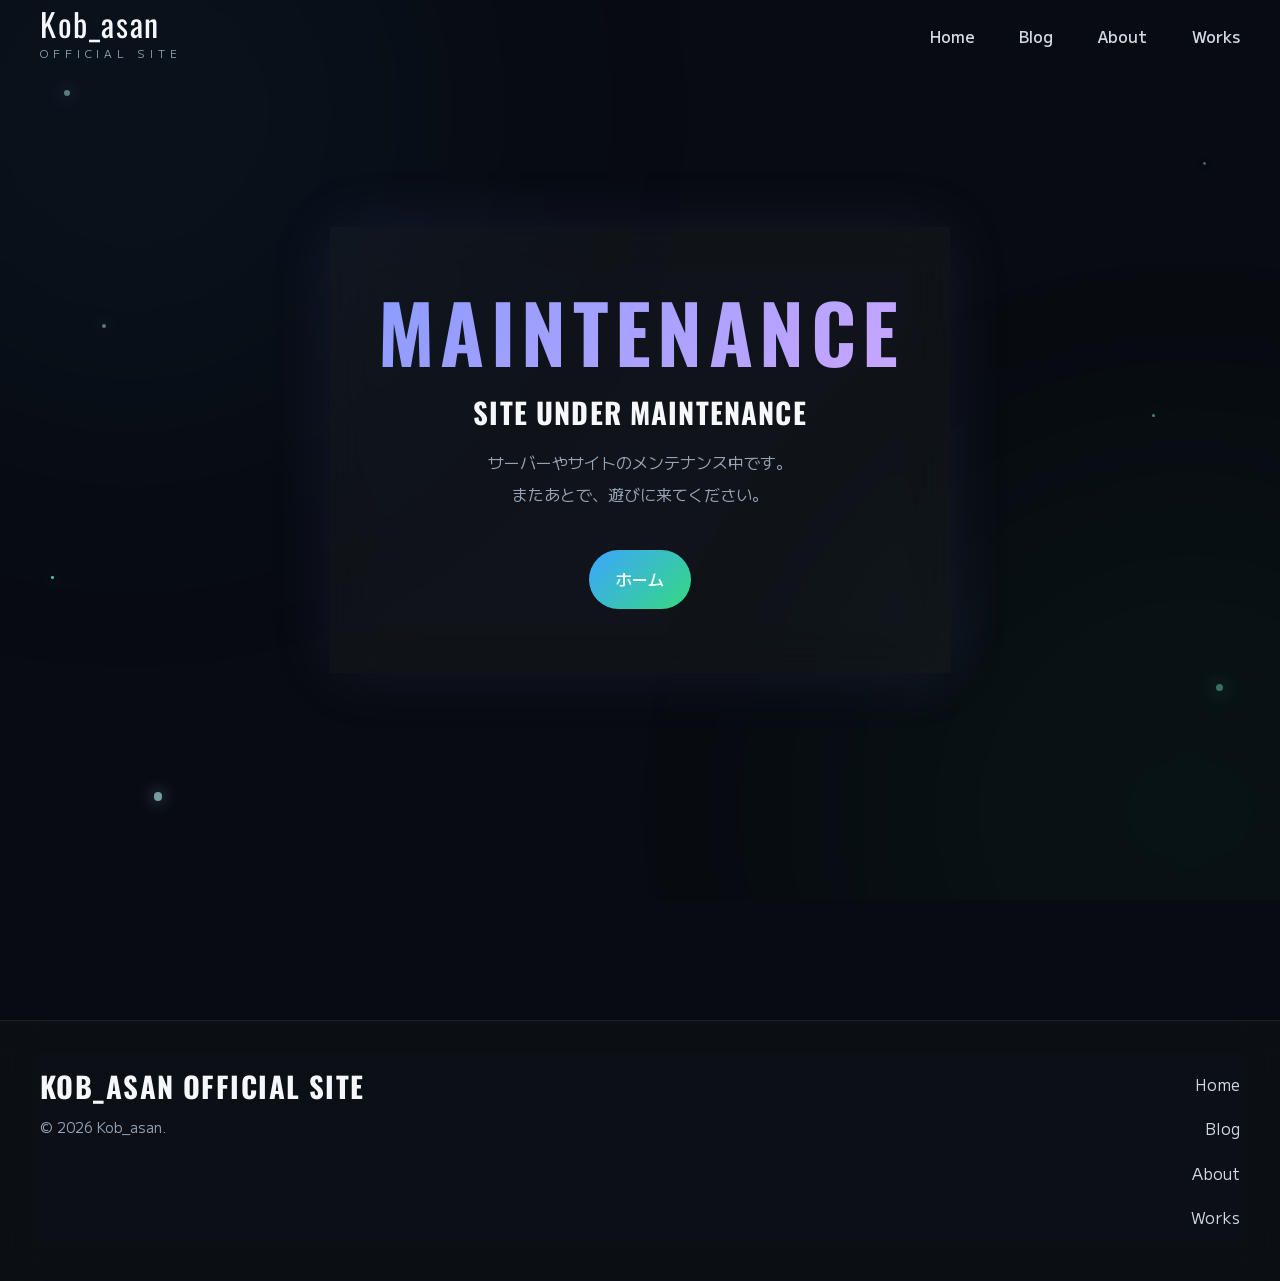
<file: maintenance.html>
<!DOCTYPE html>
<html lang="ja">

<head>

    <!-- ==========================================
         Basic
    ========================================== -->

    <meta charset="UTF-8">

    <meta name="viewport"
          content="width=device-width, initial-scale=1.0">

    <title>Maintenance | Kob_asan Official Site</title>

    <meta name="description"
          content="Kob_asan Official Site">

    <meta name="theme-color"
          content="#080b11">

    <link rel="icon" href="assets/favicon/favicon.jpg">

    <!-- ==========================================
         Fonts
    ========================================== -->

    <link rel="preconnect"
          href="https://fonts.googleapis.com">

    <link rel="preconnect"
          href="https://fonts.gstatic.com"
          crossorigin>

    <link href="https://fonts.googleapis.com/css2?family=M+PLUS+1:wght@300;400;500;700&family=Oswald:wght@400;500;700&display=swap"
          rel="stylesheet">

    <!-- ==========================================
         CSS
    ========================================== -->

    <link rel="stylesheet" href="assets/css/reset.css">

    <link rel="stylesheet" href="assets/css/variables.css">

    <link rel="stylesheet" href="assets/css/common.css">

    <link rel="stylesheet" href="assets/css/layout.css">

    <link rel="stylesheet" href="assets/css/header.css">

    <link rel="stylesheet" href="assets/css/footer.css">

    <link rel="stylesheet" href="assets/css/background.css">

    <link rel="stylesheet" href="assets/css/animation.css">

    <link rel="stylesheet" href="assets/css/components.css">

    <link rel="stylesheet" href="assets/css/pages/home.css">

    <link rel="stylesheet" href="assets/css/pages/error.css">

    <link rel="stylesheet" href="assets/css/pages/error-maintenance.css">

</head>

<body>

    <!-- ==========================================
         Background
    ========================================== -->

    <div class="background">

        <div class="stars"></div>

    </div>

    <!-- ==========================================
         Header
    ========================================== -->

    <header class="site-header">

        <div class="header-inner">

            <a href="index.html" class="site-logo">

                <span class="site-logo-main">
                    Kob_asan
                </span>

                <span class="site-logo-sub">
                    OFFICIAL SITE
                </span>

            </a>

            <nav class="site-nav">

                <a href="index.html">
                    Home
                </a>

                <a href="blog.html">
                    Blog
                </a>

                <a href="about.html">
                    About
                </a>

                <a href="works.html">
                    Works
                </a> 

            </nav>

        </div>

    </header>



<main>


<section class="error-page">


    <div class="error-card fade-in">


        <h1 class="error-code">

            MAINTENANCE

        </h1>



        <h2 class="error-title">

            Site Under Maintenance

        </h2>



        <p class="error-message">

            サーバーやサイトのメンテナンス中です。<br>

            またあとで、遊びに来てください。

        </p>



        <a href="index.html" class="button">

            ホーム

        </a>


    </div>


</section>


</main>



    <!-- ==========================================
         Footer
    ========================================== -->

    <footer class="site-footer">

        <div class="footer-inner">

            <div class="footer-info">

                <h2 class="footer-title">
                    Kob_asan Official Site
                </h2>

                <p class="footer-copy">
                    © <span id="copyright-year"></span> Kob_asan.
                </p>

            </div>

            <nav class="footer-nav">

                <a href="index.html">
                    Home
                </a>

                <a href="blog.html">
                    Blog
                </a>

                <a href="about.html">
                    About
                </a>

                <a href="works.html">
                    Works
                </a> 

            </nav>

        </div>

    </footer>

    <!-- ==========================================
         JavaScript
    ========================================== -->

    <script 
    type="module" 
    src="assets/js/main.js"></script>

</body>

</html>
</file>
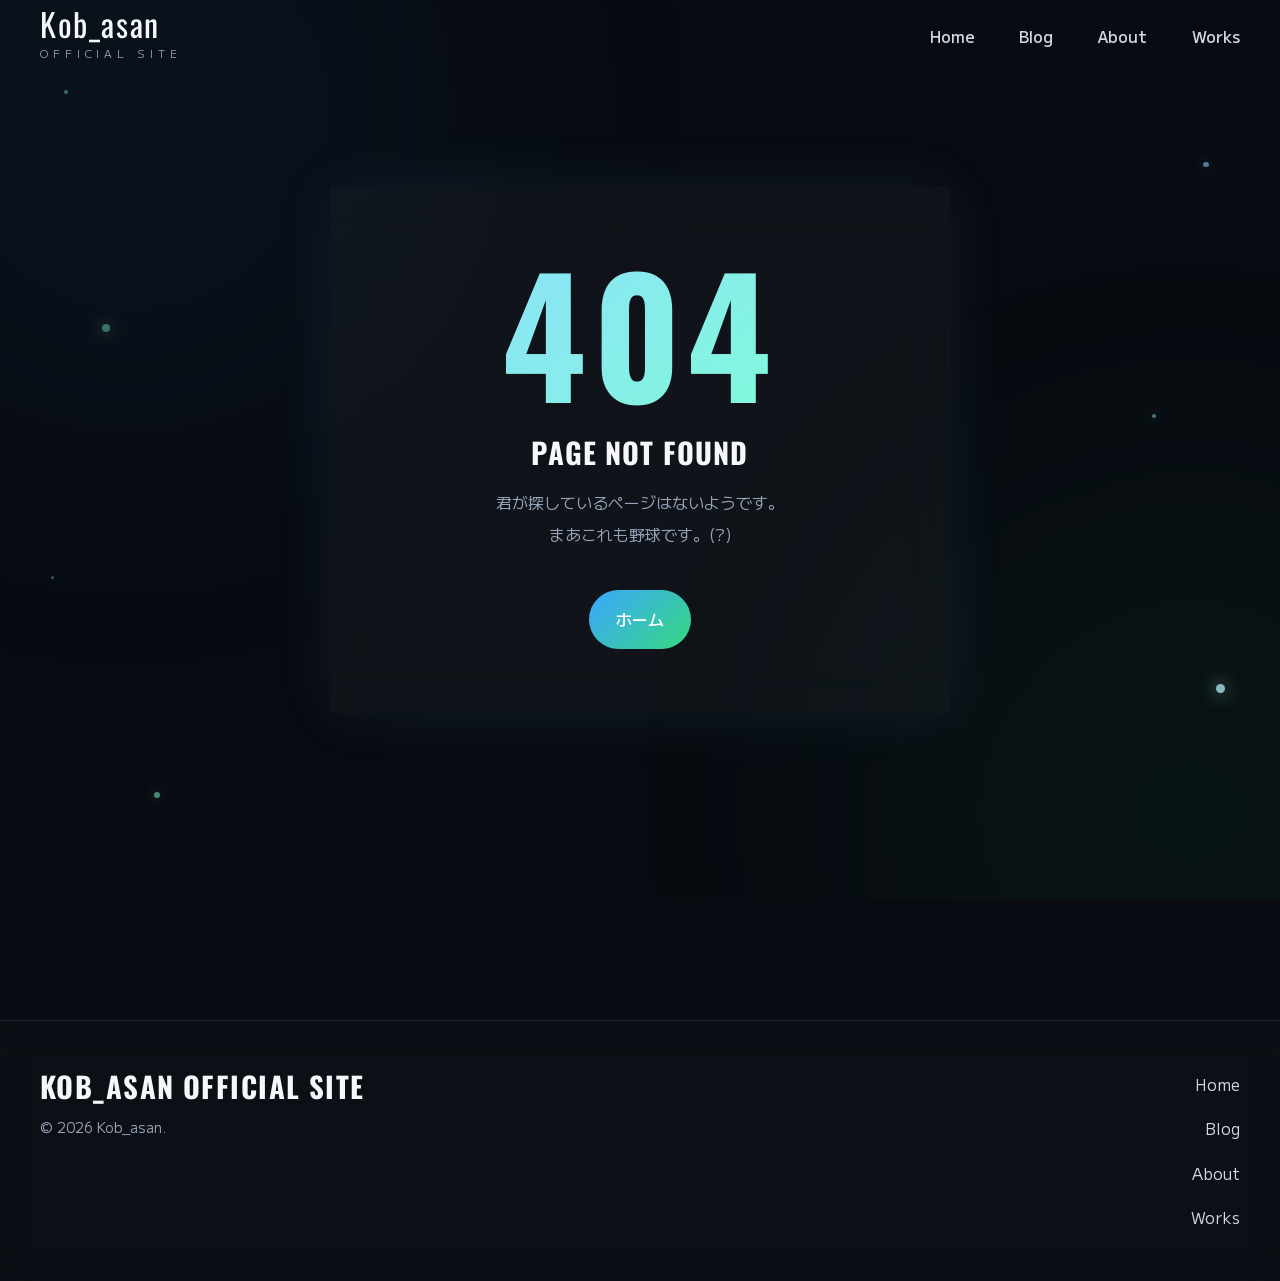
<file: post.html>
<!DOCTYPE html>
<html lang="ja">

<head>

    <!-- ==========================================
         Basic
    ========================================== -->

    <meta charset="UTF-8">

    <meta name="viewport"
          content="width=device-width, initial-scale=1.0">

    <title>Blog | Kob_asan Official Site</title>

    <meta name="description"
          content="Kob_asan Official Site">

    <meta name="theme-color"
          content="#080b11">

    <link rel="icon" href="assets/favicon/favicon.jpg">

    <!-- ==========================================
         Fonts
    ========================================== -->

    <link rel="preconnect"
          href="https://fonts.googleapis.com">

    <link rel="preconnect"
          href="https://fonts.gstatic.com"
          crossorigin>

    <link href="https://fonts.googleapis.com/css2?family=M+PLUS+1:wght@300;400;500;700&family=Oswald:wght@400;500;700&display=swap"
          rel="stylesheet">

    <!-- ==========================================
         CSS
    ========================================== -->

    <link rel="stylesheet" href="assets/css/reset.css">

    <link rel="stylesheet" href="assets/css/variables.css">

    <link rel="stylesheet" href="assets/css/common.css">

    <link rel="stylesheet" href="assets/css/layout.css">

    <link rel="stylesheet" href="assets/css/header.css">

    <link rel="stylesheet" href="assets/css/footer.css">

    <link rel="stylesheet" href="assets/css/background.css">

    <link rel="stylesheet" href="assets/css/animation.css">

    <link rel="stylesheet" href="assets/css/components.css">

    <link rel="stylesheet" href="assets/css/pages/home.css">

    <link rel="stylesheet" href="assets/css/pages/post.css">

</head>

<body>

    <!-- ==========================================
         Background
    ========================================== -->

    <div class="background">

        <div class="stars"></div>

    </div>

    <!-- ==========================================
         Header
    ========================================== -->

    <header class="site-header">

        <div class="header-inner">

            <a href="index.html" class="site-logo">

                <span class="site-logo-main">
                    Kob_asan
                </span>

                <span class="site-logo-sub">
                    OFFICIAL SITE
                </span>

            </a>

            <nav class="site-nav">

                <a href="index.html">
                    Home
                </a>

                <a href="blog.html">
                    Blog
                </a>

                <a href="about.html">
                    About
                </a>

                <a href="works.html">
                    Works
                </a> 

            </nav>

        </div>

    </header>

    <main>

    <!-- ==========================================
         Article
    ========================================== -->

    <article class="post">

        <div class="container">

            <header class="post-header fade-in">

                <p class="post-category"></p>

                <h1 class="post-title"></h1>

                <time class="post-date"></time>

            </header>

            <div class="post-content">

                <!-- JavaScript が生成 -->

            </div>

            <nav class="post-navigation fade-in">

                <a
                    href="blog.html"
                    class="button button-outline">

                    ← Back to Blog

                </a>

            </nav>

        </div>

    </article>

</main>

    <!-- ==========================================
         Footer
    ========================================== -->

    <footer class="site-footer">

        <div class="footer-inner">

            <div class="footer-info">

                <h2 class="footer-title">
                    Kob_asan Official Site
                </h2>

                <p class="footer-copy">
                    © <span id="copyright-year"></span> Kob_asan.
                </p>

            </div>

            <nav class="footer-nav">

                <a href="index.html">
                    Home
                </a>

                <a href="blog.html">
                    Blog
                </a>

                <a href="about.html">
                    About
                </a>

                <a href="works.html">
                    Works
                </a> 

            </nav>

        </div>

    </footer>

    <!-- ==========================================
         JavaScript
    ========================================== -->

    <script 
    type="module" 
    src="assets/js/main.js"></script>

</body>

</html>
</file>
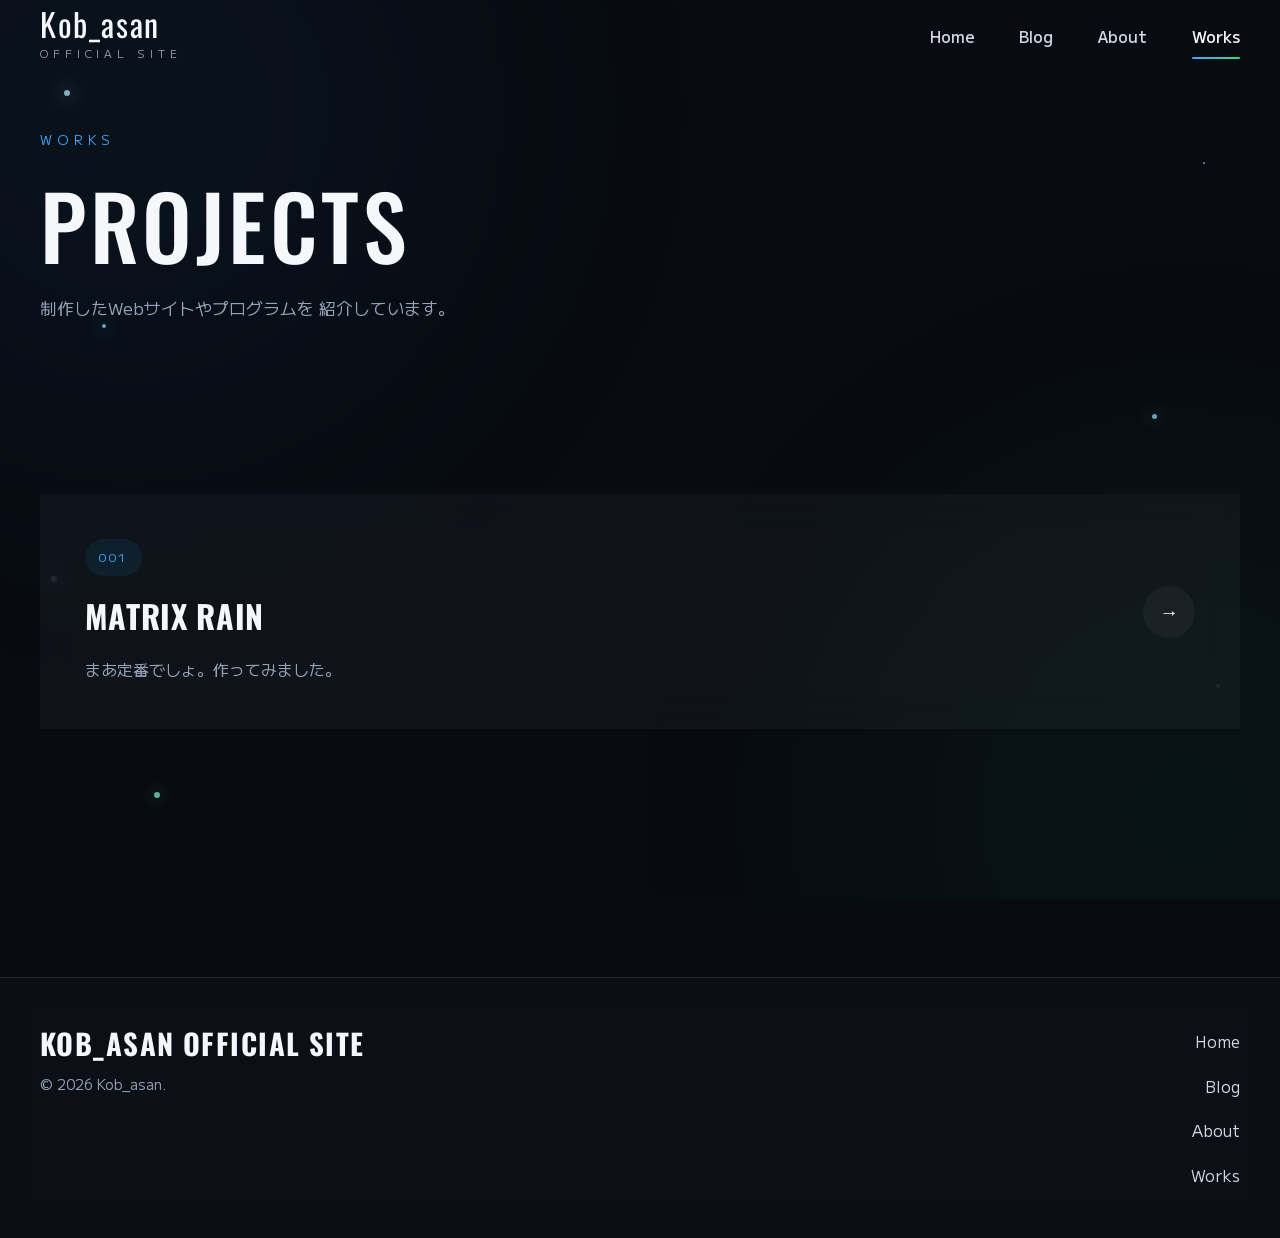
<file: works.html>
<!DOCTYPE html>
<html lang="ja">

<head>

    <!-- ==========================================
         Basic
    ========================================== -->

    <meta charset="UTF-8">

    <meta name="viewport"
          content="width=device-width, initial-scale=1.0">

    <title>Works | Kob_asan Official Site</title>

    <meta name="description"
          content="Kob_asan Official Site">

    <meta name="theme-color"
          content="#080b11">

    <link rel="icon" href="assets/favicon/favicon.jpg">

    <!-- ==========================================
         Fonts
    ========================================== -->

    <link rel="preconnect"
          href="https://fonts.googleapis.com">

    <link rel="preconnect"
          href="https://fonts.gstatic.com"
          crossorigin>

    <link href="https://fonts.googleapis.com/css2?family=M+PLUS+1:wght@300;400;500;700&family=Oswald:wght@400;500;700&display=swap"
          rel="stylesheet">

    <!-- ==========================================
         CSS
    ========================================== -->

    <link rel="stylesheet" href="assets/css/reset.css">

    <link rel="stylesheet" href="assets/css/variables.css">

    <link rel="stylesheet" href="assets/css/common.css">

    <link rel="stylesheet" href="assets/css/layout.css">

    <link rel="stylesheet" href="assets/css/header.css">

    <link rel="stylesheet" href="assets/css/footer.css">

    <link rel="stylesheet" href="assets/css/background.css">

    <link rel="stylesheet" href="assets/css/animation.css">

    <link rel="stylesheet" href="assets/css/components.css">

    <link rel="stylesheet" href="assets/css/pages/home.css">

    <link rel="stylesheet" href="assets/css/pages/works.css">

</head>

<body>

    <!-- ==========================================
         Background
    ========================================== -->

    <div class="background">

        <div class="stars"></div>

    </div>

    <!-- ==========================================
         Header
    ========================================== -->

    <header class="site-header">

        <div class="header-inner">

            <a href="index.html" class="site-logo">

                <span class="site-logo-main">
                    Kob_asan
                </span>

                <span class="site-logo-sub">
                    OFFICIAL SITE
                </span>

            </a>

            <nav class="site-nav">

                <a href="index.html">
                    Home
                </a>

                <a href="blog.html">
                    Blog
                </a>

                <a href="about.html">
                    About
                </a>

                <a href="works.html">
                    Works
                </a> 

            </nav>

        </div>

    </header>

    <main>


    <!-- ==========================================
         Works Hero
    ========================================== -->


    <section class="works-hero section">


        <div class="container">


            <div class="works-heading fade-in">


                <p class="section-label">

                    WORKS

                </p>


                <h1 class="page-title">

                    Projects

                </h1>


                <p class="works-lead">

                    制作したWebサイトやプログラムを
                    紹介しています。

                </p>


            </div>


        </div>


    </section>





    <!-- ==========================================
         Works List
    ========================================== -->


    <section class="works-list section">


        <div class="container">


            <div class="works-grid">


                <!-- JavaScript生成 -->


            </div>


        </div>


    </section>



</main>

    <!-- ==========================================
         Footer
    ========================================== -->

    <footer class="site-footer">

        <div class="footer-inner">

            <div class="footer-info">

                <h2 class="footer-title">
                    Kob_asan Official Site
                </h2>

                <p class="footer-copy">
                    © <span id="copyright-year"></span> Kob_asan.
                </p>

            </div>

            <nav class="footer-nav">

                <a href="index.html">
                    Home
                </a>

                <a href="blog.html">
                    Blog
                </a>

                <a href="about.html">
                    About
                </a>

                <a href="works.html">
                    Works
                </a> 

            </nav>

        </div>

    </footer>

    <!-- ==========================================
         JavaScript
    ========================================== -->

    <script 
    type="module" 
    src="assets/js/main.js"></script>

</body>

</html>
</file>
<file: assets/css/variables.css>
/* ==========================================================
   VARIABLES.CSS
   Kob_asan Official Site
   ========================================================== */

:root {

    /* ==========================================
       Colors
    ========================================== */

    --color-bg: #080b11;
    --color-bg-secondary: #0f1520;
    --color-surface: #141b24;
    --color-surface-hover: #1a2431;

    --color-primary: #3ba6ff;
    --color-secondary: #36d980;

    --color-text: #f5f7fb;
    --color-text-light: #cfd8e3;
    --color-text-muted: #94a3b8;

    --color-border: rgba(255, 255, 255, 0.08);

    --color-shadow: rgba(0, 0, 0, 0.35);

    --color-success: #36d980;
    --color-warning: #ffcc66;
    --color-danger: #ff6b6b;
    --color-info: #3ba6ff;

    /* ==========================================
       Background Effects
    ========================================== */

    --blur-blue: rgba(59, 166, 255, 0.18);
    --blur-green: rgba(54, 217, 128, 0.16);

    --star-color: rgba(255, 255, 255, 0.85);

    /* ==========================================
       Typography
    ========================================== */

    --font-body: "M PLUS 1", sans-serif;
    --font-heading: "Oswald", "M PLUS 1", sans-serif;

    --font-size-xs: 0.75rem;
    --font-size-sm: 0.875rem;
    --font-size-md: 1rem;
    --font-size-lg: 1.125rem;
    --font-size-xl: 1.5rem;
    --font-size-2xl: 2rem;
    --font-size-3xl: 3rem;
    --font-size-4xl: 4.5rem;

    --font-weight-regular: 400;
    --font-weight-medium: 500;
    --font-weight-bold: 700;

    --line-height-body: 1.9;
    --line-height-heading: 1.2;

    /* ==========================================
       Layout
    ========================================== */

    --container-width: 1200px;
    --container-padding: 24px;

    --header-height: 72px;

    --section-space: 120px;

    /* ==========================================
       Radius
    ========================================== */

    --radius-sm: 8px;
    --radius-md: 14px;
    --radius-lg: 20px;
    --radius-xl: 28px;
    --radius-round: 9999px;

    /* ==========================================
       Shadow
    ========================================== */

    --shadow-sm: 0 4px 12px var(--color-shadow);
    --shadow-md: 0 10px 30px var(--color-shadow);
    --shadow-lg: 0 20px 60px var(--color-shadow);

    /* ==========================================
       Transition
    ========================================== */

    --transition-fast: .2s ease;
    --transition-normal: .35s ease;
    --transition-slow: .6s ease;

    /* ==========================================
       Layer
    ========================================== */

    --z-background: -10;
    --z-base: 1;
    --z-header: 1000;
    --z-overlay: 2000;
    --z-modal: 3000;

}
</file>
<file: assets/css/common.css>
/* ==========================================================
   COMMON.CSS
   Kob_asan Official Site
   ========================================================== */

html {
    overflow-x: hidden;
}

body {
    background: var(--color-bg);
    color: var(--color-text);

    font-family:
        var(--font-body),
        "M PLUS 1",
        sans-serif;
    font-size: var(--font-size-md);
    font-weight: var(--font-weight-regular);
    line-height: var(--line-height-body);

    overflow-x: hidden;
    position: relative;

    min-height: 100vh;
}

::selection {
    background: rgba(59, 166, 255, .28);
    color: var(--color-text);
}

main {
    position: relative;
    z-index: var(--z-base);
}

section {
    padding: var(--section-space) 0;
}

a {
    transition:
        color var(--transition-normal),
        opacity var(--transition-normal);
}

a:hover {
    color: var(--color-primary);
}

button {
    transition:
        background var(--transition-normal),
        color var(--transition-normal),
        transform var(--transition-fast),
        opacity var(--transition-fast);
}

button:hover {
    transform: translateY(-2px);
}

button:active {
    transform: translateY(0);
}

h1,
h2,
h3,
h4,
h5,
h6 {
    color: var(--color-text);
    line-height: var(--line-height-heading);
    font-weight: var(--font-weight-bold);
}

h1,
h2 {
    font-family:
        var(--font-heading),
        var(--font-body),
        "M PLUS 1",
        sans-serif;

    letter-spacing: .04em;
    text-transform: uppercase;
}

h3,
h4,
h5,
h6 {
    font-family: var(--font-body);
}

p {
    color: var(--color-text-light);
}

strong {
    color: var(--color-text);
    font-weight: var(--font-weight-bold);
}

small {
    color: var(--color-text-muted);
    font-size: var(--font-size-sm);
}

code,
pre {
    font-family:
        "SFMono-Regular",
        Consolas,
        "Liberation Mono",
        Menlo,
        monospace;
}

input,
textarea,
select {
    width: 100%;
}

textarea {
    resize: vertical;
}

iframe {
    border: 0;
    display: block;
}

hr {
    height: 1px;
    background: var(--color-border);
}

::-webkit-scrollbar {
    width: 3px;
}

::-webkit-scrollbar-track {
    background: var(--color-bg);
}

::-webkit-scrollbar-thumb {
    background: linear-gradient(
        180deg,
        var(--color-primary),
        var(--color-secondary)
    );
    border-radius: var(--radius-round);
}

::-webkit-scrollbar-thumb:hover {
    filter: brightness(1.15);
}

::placeholder {
    color: var(--color-text-muted);
    opacity: 1;
}
</file>
<file: assets/css/layout.css>
/* ==========================================================
   LAYOUT.CSS
   Kob_asan Official Site
   ========================================================== */

.container {
    width: min(100% - (var(--container-padding) * 2), var(--container-width));
    margin-inline: auto;
}

.container-sm {
    width: min(100% - (var(--container-padding) * 2), 900px);
    margin-inline: auto;
}

.container-lg {
    width: min(100% - (var(--container-padding) * 2), 1400px);
    margin-inline: auto;
}

.section {
    padding: var(--section-space) 0;
}

.section-sm {
    padding: calc(var(--section-space) * 0.5) 0;
}

.section-lg {
    padding: calc(var(--section-space) * 1.4) 0;
}

.flex {
    display: flex;
}

.flex-center {
    display: flex;
    align-items: center;
    justify-content: center;
}

.flex-between {
    display: flex;
    align-items: center;
    justify-content: space-between;
}

.flex-column {
    display: flex;
    flex-direction: column;
}

.grid {
    display: grid;
}

.grid-2 {
    display: grid;
    grid-template-columns: repeat(2, minmax(0, 1fr));
    gap: 32px;
}

.grid-3 {
    display: grid;
    grid-template-columns: repeat(3, minmax(0, 1fr));
    gap: 32px;
}

.grid-4 {
    display: grid;
    grid-template-columns: repeat(4, minmax(0, 1fr));
    gap: 24px;
}

.stack-xs>*+* {
    margin-top: 8px;
}

.stack-sm>*+* {
    margin-top: 16px;
}

.stack-md>*+* {
    margin-top: 24px;
}

.stack-lg>*+* {
    margin-top: 40px;
}

.stack-xl>*+* {
    margin-top: 64px;
}

.cluster {
    display: flex;
    flex-wrap: wrap;
    align-items: center;
    gap: 16px;
}

.center {
    text-align: center;
}

.full-height {
    min-height: 100vh;
}

.spacer {
    flex: 1;
}

.hidden {
    display: none !important;
}

@media (max-width: 1024px) {

    .grid-4 {
        grid-template-columns: repeat(2, minmax(0, 1fr));
    }

}

@media (max-width: 768px) {

    .grid-2,
    .grid-3,
    .grid-4 {
        grid-template-columns: 1fr;
    }

    .section {
        padding: 80px 0;
    }

    .section-lg {
        padding: 110px 0;
    }

}
</file>
<file: assets/css/header.css>
/* ==========================================================
   HEADER.CSS
   Kob_asan Official Site
   ========================================================== */

.site-header {

    position: fixed;
    inset: 0 0 auto 0;

    height: var(--header-height);

    z-index: var(--z-header);

    transition:
        background var(--transition-normal),
        backdrop-filter var(--transition-normal),
        box-shadow var(--transition-normal);

}

.site-header.scrolled {

    background: rgba(8, 11, 17, .55);

    backdrop-filter: blur(18px);
    -webkit-backdrop-filter: blur(18px);

    box-shadow:
        0 12px 40px rgba(0,0,0,.25);

}

.header-inner {

    width: min(100% - (var(--container-padding) * 2), var(--container-width));

    height: 100%;

    margin-inline: auto;

    display: flex;

    align-items: center;

    justify-content: space-between;

}

.site-logo {

    display: flex;

    flex-direction: column;

    justify-content: center;

    gap: .15rem;

}

.site-logo-main {

    font-family: var(--font-heading);

    font-size: 2rem;

    line-height: 1;

    letter-spacing: .05em;

    color: var(--color-text);

    transition: color var(--transition-normal);

}

.site-logo-sub {

    font-size: .68rem;

    letter-spacing: .45em;

    color: var(--color-text-muted);

}

.site-logo:hover .site-logo-main{

    color: var(--color-primary);

}

.site-nav{

    display:flex;

    align-items:center;

    gap:2.8rem;

}

.site-nav a{

    position:relative;

    color:var(--color-text-light);

    font-weight:500;

    transition:color var(--transition-normal);

}

.site-nav a::after{

    content:"";

    position:absolute;

    left:50%;

    bottom:-8px;

    width:0;

    height:2px;

    border-radius:999px;

    transform:translateX(-50%);

    background:linear-gradient(
        90deg,
        var(--color-primary),
        var(--color-secondary)
    );

    transition:width var(--transition-normal);

}

.site-nav a:hover,
.site-nav a.active{

    color:var(--color-text);

}

.site-nav a:hover::after,
.site-nav a.active::after{

    width:100%;

}

.header-spacer{

    height:var(--header-height);

}

/* ==========================
   Tablet
========================== */

@media (max-width:768px){

    .header-inner{

        width:min(100% - 32px, var(--container-width));

    }

    .site-logo-main{

        font-size:1.7rem;

    }

    .site-nav{

        gap:1.5rem;

    }

}

/* ==========================
   Mobile
========================== */

@media (max-width:560px){

    .site-header{

        height:64px;

    }

    .header-spacer{

        height:64px;

    }

    .site-logo-main{

        font-size:1.45rem;

    }

    .site-logo-sub{

        font-size:.55rem;

        letter-spacing:.35em;

    }

    .site-nav{

        gap:1rem;

    }

    .site-nav a{

        font-size:.92rem;

    }

}
</file>
<file: assets/css/footer.css>
/* ==========================================================
   FOOTER.CSS
   Kob_asan Official Site
   ========================================================== */

.site-footer {
    position: relative;

    margin-top: var(--section-space);

    border-top: 1px solid var(--color-border);

    background: rgba(255, 255, 255, 0.02);
}

.footer-inner {
    width: min(100% - (var(--container-padding) * 2), var(--container-width));

    margin-inline: auto;

    padding: 48px 0;

    display: flex;
    justify-content: space-between;
    align-items: flex-start;
    gap: 48px;
}

.footer-info {
    display: flex;
    flex-direction: column;
    gap: 10px;
}

.footer-title {
    font-family: var(--font-heading);
    font-size: 1.8rem;
    font-weight: var(--font-weight-bold);

    letter-spacing: .05em;
    text-transform: uppercase;

    color: var(--color-text);
}

.footer-copy {
    color: var(--color-text-muted);
    font-size: var(--font-size-sm);
}

.footer-nav {
    display: flex;
    flex-direction: column;
    align-items: flex-end;
    gap: 14px;
}

.footer-nav a {
    color: var(--color-text-light);

    transition:
        color var(--transition-normal),
        transform var(--transition-fast);
}

.footer-nav a:hover {
    color: var(--color-primary);
    transform: translateX(-4px);
}

@media (max-width: 768px) {

    .footer-inner {
        flex-direction: column;
        gap: 32px;
    }

    .footer-nav {
        align-items: flex-start;
    }

}
</file>
<file: assets/css/background.css>
/* ==========================================================
   BACKGROUND.CSS
   Kob_asan Official Site
   ========================================================== */

.background {
    position: fixed;
    inset: 0;

    overflow: hidden;
    pointer-events: none;

    z-index: var(--z-background);
}

/* ==========================================
   Blur
========================================== */

.background::before,
.background::after {

    content: "";

    position: absolute;

    width: 700px;
    height: 700px;

    border-radius: 50%;

    filter: blur(140px);

    opacity: .28;

}

.background::before {

    top: -240px;
    left: -220px;

    background: var(--blur-blue);

}

.background::after {

    right: -260px;
    bottom: -260px;

    background: var(--blur-green);

}

/* ==========================================
   Stars
========================================== */

.stars {

    position: absolute;
    inset: 0;

}

.stars span {

    position: absolute;

    width: 3px;
    height: 3px;

    border-radius: 50%;

    background: var(--star-color);

    opacity: .35;

    box-shadow:

        0 0 20px var(--star-color);

    animation:
        twinkle 4.5s ease-in-out infinite,
        floatStar 28s ease-in-out infinite;

}

/* ---------- Star Positions ---------- */

.stars span:nth-child(1){
    top:10%;
    left:5%;
}

.stars span:nth-child(2){
    top:18%;
    left:94%;
}

.stars span:nth-child(3){
    top:36%;
    left:8%;
}

.stars span:nth-child(4){
    top:46%;
    left:90%;
}

.stars span:nth-child(5){
    top:64%;
    left:4%;
}

.stars span:nth-child(6){
    top:76%;
    left:95%;
}

.stars span:nth-child(7){
    top:88%;
    left:12%;
}
/* ---------- Variation ---------- */

.stars span:nth-child(odd){

    animation-duration: 8s, 20s;

}

.stars span:nth-child(even){

    animation-duration: 6s, 16s;

}

.stars span:nth-child(3n){

    width: 7px;
    height: 7px;

    opacity: .65;

}
</file>
<file: assets/css/animation.css>
/* ==========================================================
   ANIMATION.CSS
   Kob_asan Official Site
   ========================================================== */

/* ==========================================
   Keyframes
========================================== */

@keyframes fadeUp {

    from {

        opacity: 0;

        transform: translateY(32px);

    }

    to {

        opacity: 1;

        transform: translateY(0);

    }

}

@keyframes fade {

    from {

        opacity: 0;

    }

    to {

        opacity: 1;

    }

}

@keyframes twinkle {

    0%,
    100% {

        opacity: .18;

    }

    50% {

        opacity: .65;

    }

}

@keyframes floatStar {

    0% {

        transform: translateY(0);

    }

    50% {

        transform: translateY(-8px);

    }

    100% {

        transform: translateY(0);

    }

}

@keyframes pulseGlow {

    0%,
    100% {

        opacity: .18;

        transform: scale(1);

    }

    50% {

        opacity: .28;

        transform: scale(1.03);

    }

}

/* ==========================================
   Scroll Animation
========================================== */

.fade-in {

    opacity: 0;

    transform: translateY(32px);

    transition:
        opacity .9s ease,
        transform .9s ease;

}

.fade-in.show {

    opacity: 1;

    transform: translateY(0);

}

/* ==========================================
   Hero
========================================== */

.scroll-line{

    animation:
        scrollLine 2.8s ease-in-out infinite;

}

@keyframes scrollLine {

    0%{

        opacity:.2;

        transform:translateY(0);

    }

    50%{

        opacity:.7;

        transform:translateY(8px);

    }

    100%{

        opacity:.2;

        transform:translateY(0);

    }

}

/* ==========================================
   Hover
========================================== */

.hover-lift {

    transition:
        transform var(--transition-normal),
        box-shadow var(--transition-normal);

}

.hover-lift:hover {

    transform: translateY(-6px);

}

.hover-scale {

    transition:
        transform var(--transition-normal);

}

.hover-scale:hover {

    transform: scale(1.03);

}

/* ==========================================
   Utility
========================================== */

.fade {

    animation: fade .8s ease forwards;

}

.fade-up {

    animation: fadeUp .8s ease forwards;

}
</file>
<file: assets/css/components.css>
/* ==========================================================
   COMPONENTS.CSS
   Kob_asan Official Site
   ========================================================== */

/* ==========================================
   Card
========================================== */

.card {

    background:
        linear-gradient(
            160deg,
            rgba(25, 34, 46, .62),
            rgba(16, 22, 30, .52)
        );

    backdrop-filter: blur(18px);
    -webkit-backdrop-filter: blur(18px);

    border-radius: var(--radius-lg);

    box-shadow: var(--shadow-md);

    transition:
        transform var(--transition-normal),
        box-shadow var(--transition-normal),
        background var(--transition-normal);

}

.card:hover {

    transform: translateY(-5px);

    box-shadow:
        0 20px 50px rgba(0, 0, 0, .28),
        0 0 40px rgba(59, 166, 255, .05),
        0 0 60px rgba(54, 217, 128, .03);

}

/* ==========================================
   Button
========================================== */

.button {

    display: inline-flex;
    align-items: center;
    justify-content: center;

    gap: .6rem;

    padding: .9rem 1.7rem;

    border-radius: var(--radius-round);

    background:
        linear-gradient(
            135deg,
            var(--color-primary),
            var(--color-secondary)
        );

    color: white;

    font-weight: var(--font-weight-medium);

    transition:
        transform var(--transition-fast),
        box-shadow var(--transition-normal),
        filter var(--transition-normal);

}

.button:hover {

    transform: translateY(-4px);

    filter: brightness(1.05);

    box-shadow:
        0 15px 35px rgba(59, 166, 255, .20);

}

.button-outline {

    background: rgba(255,255,255,.04);

    color: var(--color-text);

}

.button-outline:hover {

    background: rgba(255,255,255,.08);

}

/* ==========================================
   Badge
========================================== */

.badge {

    display: inline-flex;
    align-items: center;

    padding: .45rem .9rem;

    border-radius: var(--radius-round);

    background: rgba(255,255,255,.05);

    font-size: var(--font-size-sm);

    color: var(--color-text-light);

}

/* ==========================================
   Tag
========================================== */

.tag {

    display: inline-flex;

    padding: .45rem .9rem;

    border-radius: var(--radius-round);

    background: rgba(59,166,255,.10);

    color: var(--color-primary);

    font-size: var(--font-size-sm);

    transition:
        background var(--transition-normal),
        color var(--transition-normal);

}

.tag:hover {

    background: rgba(59,166,255,.18);

}

/* ==========================================
   Input
========================================== */

.input {

    width: 100%;

    padding: 1rem 1.2rem;

    border-radius: var(--radius-md);

    background: rgba(255,255,255,.04);

    color: var(--color-text);

    transition:
        background var(--transition-normal);

}

.input:focus {

    background: rgba(255,255,255,.07);

}

/* ==========================================
   Blog Card
========================================== */

.post-card {

    display: flex;
    flex-direction: column;

    gap: 1rem;

    padding: 2rem;

}

.post-date {

    color: var(--color-text-muted);

    font-size: var(--font-size-sm);

}

.post-title {

    font-family: var(--font-heading);

    font-size: 2rem;

    line-height: 1.2;

    text-transform: uppercase;

}

.post-description {

    color: var(--color-text-light);

}

.post-footer {

    margin-top: auto;

    display: flex;
    justify-content: space-between;
    align-items: center;

}

/* ==========================================
   Pagination
========================================== */

.pagination {

    display: flex;
    justify-content: center;
    align-items: center;

    gap: .8rem;

    margin-top: 4rem;

}

.pagination a,
.pagination button {

    width: 46px;
    height: 46px;

    display: flex;
    align-items: center;
    justify-content: center;

    border-radius: 50%;

    background: rgba(255,255,255,.05);

    color: var(--color-text);

    transition:
        transform var(--transition-fast),
        background var(--transition-normal);

}

.pagination a:hover,
.pagination button:hover {

    background: rgba(255,255,255,.10);

    transform: translateY(-3px);

}

.pagination .active {

    background:
        linear-gradient(
            135deg,
            var(--color-primary),
            var(--color-secondary)
        );

    color: white;

}

/* ==========================================
   Divider
========================================== */

.divider {

    width: 100%;
    height: 1px;

    background:
        linear-gradient(
            90deg,
            transparent,
            rgba(255,255,255,.08),
            transparent
        );

}

/* ==========================================
   Glass Panel
========================================== */

.glass {

    background:
        linear-gradient(
            160deg,
            rgba(25,34,46,.55),
            rgba(16,22,30,.45)
        );

    backdrop-filter: blur(16px);
    -webkit-backdrop-filter: blur(16px);

    border-radius: var(--radius-lg);

}

footer {

    position:relative;

    z-index:10;

    background:

        rgba(5,10,15,.85);

    backdrop-filter:

        blur(20px);

}
</file>
<file: assets/css/pages/home.css>
/* ==========================================================
   HOME.CSS
========================================================== */

/* ==========================================================
   hero
========================================================== */

.hero {

    min-height: calc(100svh - var(--header-height));

    display: flex;

    align-items: center;

    position: relative;

}

.hero > .container {

    display: flex;

    flex-direction: column;

    justify-content: center;

    align-items: center;

    text-align: center;

    transform: translateY(clamp(1.5rem, 3vh, 2.5rem));

}

.hero-content::before {

    content: "";

    position: absolute;

    left: 50%;
    top: 42%;

    transform: translate(-50%, -50%);

    width: 520px;
    height: 520px;

    border-radius: 50%;

    background:
        radial-gradient(
            circle,
            rgba(59,166,255,.08) 0%,
            rgba(54,217,128,.05) 45%,
            transparent 72%
        );

    filter: blur(90px);

    z-index: -1;

    animation: pulseGlow 18s ease-in-out infinite;

}

.hero-content {

    position: relative;

    max-width: 760px;

    z-index: 1;

}

.hero-subtitle {

    font-size: .95rem;

    letter-spacing: .45em;

    text-transform: uppercase;

    color: var(--color-text-muted);

}

.hero-title{

    margin-top:1.2rem;

    font-size:clamp(4.8rem,11vw,8rem);

    line-height:.9;

    letter-spacing:.05em;

    text-shadow:
        0 0 24px rgba(59,166,255,.06);

}

.hero-line{

    position:relative;

    width:120px;

    height:2px;

    margin:2rem auto;

    border-radius:999px;

    background:
        linear-gradient(
            90deg,
            transparent,
            var(--color-primary),
            var(--color-secondary),
            transparent
        );

}

.hero-keywords {

    display: flex;

    flex-direction: column;

    gap: .8rem;

}

.hero-keywords p {

    font-size: clamp(1.2rem, 2vw, 1.6rem);

    color: var(--color-text-light);

}

.hero-description {

    max-width: 560px;

    margin: 2.5rem auto 0;

    color: var(--color-text-muted);

    line-height: 2;

}

.hero-buttons{

    margin-top:3rem;

    display:flex;

    justify-content:center;

    gap:20px;

}


/* ==========================================
   Featured
========================================== */

.featured {

    position: relative;

}

.section-heading {

    max-width: 680px;

    margin-inline: auto;

    text-align: center;

}

.section-label {

    margin-bottom: .8rem;

    color: var(--color-primary);

    font-size: .8rem;

    letter-spacing: .4em;

    text-transform: uppercase;

}

.section-title {

    font-size: clamp(2.2rem, 5vw, 3.5rem);

}

.section-description {

    margin-top: 1.5rem;

    color: var(--color-text-muted);

}

.featured-grid {

    margin-top: 4rem;

    display: grid;

    grid-template-columns: repeat(3, 1fr);

    gap: 2rem;

}

.section-link {

    margin-top: 4rem;

    display: flex;

    justify-content: center;

}

/* ==========================================================
   Featured Posts
========================================================== */

.featured{

    padding-top:8rem;

}

.featured-grid{

    margin-top:4rem;

    display:grid;

    grid-template-columns:
        repeat(
            auto-fit,
            minmax(320px,1fr)
        );

    gap:2rem;

}

.featured-card::before{

    content:"";

    position:absolute;

    top:20px;

    right:20px;

    width:8px;

    height:8px;

    border-radius:50%;

    background:

        linear-gradient(

            135deg,

            var(--color-primary),

            var(--color-secondary)

        );

}

.featured-card{

    position:relative;

    display:flex;

    flex-direction:column;

    justify-content:space-between;

    min-height:290px;

    padding:2rem;

    overflow:hidden;

    border-radius:var(--radius-large);

    background:rgba(255,255,255,.03);

    backdrop-filter:blur(18px);

    -webkit-backdrop-filter:blur(18px);

    transition:

        transform .35s ease,

        background .35s ease,

        box-shadow .35s ease;

}

.featured-card:hover{

    transform:translateY(-6px);

    background:rgba(255,255,255,.05);

    box-shadow:

        0 20px 45px

        rgba(0,0,0,.22);

}

.featured-card-title{

    font-size:1.6rem;

    line-height:1.35;

}

.featured-card-date{

    margin-bottom:1rem;

    font-size:.82rem;

    letter-spacing:.15em;

    color:var(--color-primary);

}

.featured-card-description{

    margin-top:1.2rem;

    line-height:1.9;

    color:var(--color-text-muted);

}

.featured-card-footer{

    margin-top:2.5rem;

    display:flex;

    justify-content:space-between;

    align-items:center;

}

.featured-read{

    color:var(--color-primary);

    font-weight:600;

    transition:.3s;

}

.featured-card:hover .featured-read{

    letter-spacing:.08em;

}


/* ==========================================================
   About Preview
========================================================== */

.about-preview{

    padding-top:3rem;

}

.about-preview-card{

    max-width:820px;

    margin-inline:auto;

    padding:3.5rem;

    text-align:center;

}

.about-preview-text{

    max-width:620px;

    margin:

        2rem auto

        2.8rem;

    line-height:2;

    color:var(--color-text-muted);

}

.about-preview .button{

    min-width:190px;

}

/* ==========================================
   Media
========================================== */

@media (max-width: 768px) {

    .hero-title {

        font-size: clamp(3.8rem, 16vw, 5.5rem);

    }

    .hero-buttons {

        flex-direction: column;

        align-items: center;

    }

    .hero-buttons .button {

        width: 220px;

    }

    .scroll-indicator {

        bottom: 2rem;

    }

}

@media (max-width: 560px) {

    .hero {

        padding: 2rem 0;

    }

    .hero-line {

        width: 90px;

    }

    .hero-description {

        font-size: .95rem;

    }

}

@media (max-width: 900px){

    .featured-grid{

        grid-template-columns:1fr;

    }

}

@media(max-width:768px){

    .featured{

        padding-top:6rem;

    }

    .featured-card{

        min-height:250px;

    }

}

@media (max-width:768px){

    .about-preview-card{

        padding:2.5rem;

    }

}

@media (max-width:560px){

    .about-preview-card{

        padding:2rem 1.5rem;

    }

}
</file>
<file: assets/css/splash.css>
/* ==========================================================
   SPLASH
   Kob_asan Official Site
========================================================== */


#splash {

    position:fixed;

    inset:0;


    display:flex;

    justify-content:center;

    align-items:center;


    background:

    #080b11;


    z-index:99999;


    overflow:hidden;


}



.splash-inner {


    position:relative;


    text-align:center;


}





.splash-inner::before {


    content:"";


    position:absolute;


    inset:-300px;


    background:

    radial-gradient(

        circle,

        rgba(142,220,255,.18),

        transparent 60%

    );


    animation:

    glow 2s ease infinite;


}





.splash-inner h1 {


    position:relative;


    margin:0;


    font-family:

    "Oswald",
    sans-serif;


    font-size:

    clamp(3rem,10vw,5rem);



    letter-spacing:.08em;


    background:

    linear-gradient(

        135deg,

        #8edcff,

        #7fffd4

    );


    -webkit-background-clip:text;

    color:transparent;



    opacity:0;


    transform:translateY(20px);


    animation:

    splashTitle .8s ease forwards;



}





.splash-inner p {


    position:relative;


    margin-top:1rem;


    color:

    rgba(255,255,255,.55);


    letter-spacing:.35em;


    font-size:.8rem;


    opacity:0;


    animation:

    splashSub .8s ease .25s forwards;



}





/* 波紋 */

.splash-wave {


    position:absolute;


    left:50%;

    top:50%;



    width:10px;

    height:10px;



    transform:

    translate(-50%,-50%);



    border-radius:50%;


    border:

    1px solid rgba(142,220,255,.8);



    animation:

    wave 1.2s ease .35s forwards;



}





/* 星 */

#splash::before {


    content:"";


    position:absolute;


    inset:0;


    background-image:


    radial-gradient(

        circle,

        rgba(255,255,255,.8) 1px,

        transparent 2px

    );



    background-size:

    140px 140px;



    opacity:.25;


}







@keyframes splashTitle {


to {


opacity:1;

transform:translateY(0);


}


}





@keyframes splashSub {


to {


opacity:1;


}


}







@keyframes wave {


0%{


width:10px;

height:10px;

opacity:.8;


}



100%{


width:1000px;

height:1000px;


opacity:0;


}



}







@keyframes glow {


0%,

100%{

opacity:.6;

}


50%{

opacity:1;

}


}





/* 終了 */


#splash.hide {


    animation:

    splashRemove .6s ease forwards;


}



@keyframes splashRemove {


to {


opacity:0;


visibility:hidden;


}



}
</file>
<file: works/file-generator/style.css>
/* ==========================================================
   KS File Generator
   style.css
   KOB_ASAN Official
========================================================== */

/* ========= Reset ========= */

*{
    margin:0;
    padding:0;
    box-sizing:border-box;
}

html{
    scroll-behavior:smooth;
}

body{

    font-family:
        "Inter",
        "Segoe UI",
        sans-serif;

    background:
        linear-gradient(
            135deg,
            #02132b 0%,
            #042d49 30%,
            #0d665e 70%,
            #06394f 100%
        );

    color:white;

    min-height:100vh;

    overflow-x:hidden;

}

/* ========= Background ========= */

.background{

    position:fixed;

    inset:0;

    overflow:hidden;

    z-index:-2;

}

/* Aurora */

.background::before{

    content:"";

    position:absolute;

    width:900px;
    height:900px;

    left:-250px;
    top:-300px;

    border-radius:50%;

    background:
    radial-gradient(
        circle,
        rgba(0,255,220,.22),
        transparent 70%
    );

    animation:
    floatOne 18s ease-in-out infinite;

}

.background::after{

    content:"";

    position:absolute;

    width:800px;
    height:800px;

    right:-200px;
    bottom:-260px;

    border-radius:50%;

    background:
    radial-gradient(
        circle,
        rgba(0,120,255,.18),
        transparent 70%
    );

    animation:
    floatTwo 22s ease-in-out infinite;

}

/* ========= Stars ========= */

.star{

    position:absolute;

    width:3px;
    height:3px;

    background:white;

    border-radius:50%;

    opacity:.8;

    box-shadow:

        0 0 10px white,

        0 0 20px white;

    animation:

        twinkle 3s infinite ease-in-out;

}

.star:nth-child(1){

    top:8%;
    left:10%;

}

.star:nth-child(2){

    top:18%;
    left:80%;

}

.star:nth-child(3){

    top:72%;
    left:25%;

}

.star:nth-child(4){

    top:55%;
    left:70%;

}

.star:nth-child(5){

    top:35%;
    left:45%;

}

.star:nth-child(6){

    top:82%;
    left:90%;

}

.star:nth-child(7){

    top:90%;
    left:8%;

}

.star:nth-child(8){

    top:12%;
    left:55%;

}

.star:nth-child(9){

    top:65%;
    left:52%;

}

.star:nth-child(10){

    top:42%;
    left:92%;

}

/* ========= Layout ========= */

.container{

    width:min(1100px,92%);

    margin:auto;

    padding:45px 0;

}

/* ========= Header ========= */

.header{

    display:flex;

    justify-content:space-between;

    align-items:center;

    margin-bottom:35px;

}

.header h1{

    font-size:2.5rem;

    font-weight:700;

    letter-spacing:.5px;

}

.header p{

    margin-top:8px;

    color:#cfefff;

}

.version{

    padding:

        10px
        18px;

    border-radius:999px;

    background:

        rgba(255,255,255,.08);

    border:

        1px solid
        rgba(255,255,255,.15);

    backdrop-filter:

        blur(18px);

}

/* ========= Cards ========= */

.card,
.result-card,
.history-card{

    background:

        rgba(255,255,255,.08);

    backdrop-filter:

        blur(18px);

    border:

        1px solid
        rgba(255,255,255,.12);

    border-radius:22px;

    padding:28px;

    margin-bottom:28px;

    box-shadow:

        0 10px 40px
        rgba(0,0,0,.25);

    transition:.3s;

}

.card:hover,
.result-card:hover,
.history-card:hover{

    transform:

        translateY(-4px);

    box-shadow:

        0 20px 60px
        rgba(0,0,0,.35);

}

/* ========= Groups ========= */

.group{

    display:flex;

    flex-direction:column;

    margin-bottom:22px;

}

.group label{

    margin-bottom:10px;

    font-weight:600;

    color:#dffcff;

}

/* ==========================================================
   style.css Part 2 / 3
========================================================== */

/* ========= Input ========= */

.group input,
.group select{

    width:100%;

    padding:15px 18px;

    border-radius:14px;

    border:1px solid rgba(255,255,255,.12);

    background:rgba(255,255,255,.08);

    color:white;

    font-size:15px;

    outline:none;

    transition:.25s;

    backdrop-filter:blur(12px);

}

.group input::placeholder{

    color:rgba(255,255,255,.45);

}

.group input:hover,
.group select:hover{

    border-color:rgba(0,255,220,.35);

}

.group input:focus,
.group select:focus{

    border-color:#39f9e4;

    box-shadow:
        0 0 0 3px rgba(57,249,228,.15),
        0 0 25px rgba(57,249,228,.18);

}

/* ========= Select ========= */

.group select{

    cursor:pointer;

}

.group option{

    color:#000;

}

/* ========= Buttons ========= */

.buttons{

    display:flex;

    gap:15px;

    margin-top:28px;

    flex-wrap:wrap;

}

.buttons button{

    flex:1;

    min-width:220px;

    padding:16px;

    border:none;

    border-radius:15px;

    cursor:pointer;

    font-size:15px;

    font-weight:600;

    transition:.3s;

    position:relative;

    overflow:hidden;

}

.primary{

    background:linear-gradient(
        135deg,
        #00c8ff,
        #00ffb3
    );

    color:#01222f;

}

.buttons button:not(.primary){

    background:rgba(255,255,255,.09);

    color:white;

    border:1px solid rgba(255,255,255,.12);

}

.buttons button::before{

    content:"";

    position:absolute;

    left:-120%;

    top:0;

    width:60%;

    height:100%;

    background:rgba(255,255,255,.35);

    transform:skewX(-25deg);

    transition:.7s;

}

.buttons button:hover::before{

    left:150%;

}

.buttons button:hover{

    transform:translateY(-3px);

}

.buttons button:active{

    transform:scale(.97);

}

/* ========= Progress ========= */

.progress-area{

    margin-top:28px;

}

.progress{

    width:100%;

    height:12px;

    border-radius:999px;

    overflow:hidden;

    background:rgba(255,255,255,.08);

}

.progress-bar{

    width:0;

    height:100%;

    border-radius:999px;

    background:linear-gradient(
        90deg,
        #00d4ff,
        #00ffc8
    );

    transition:width .2s linear;

}

.progress-text{

    margin-top:12px;

    text-align:center;

    color:#d9ffff;

    font-size:14px;

}

/* ========= Result ========= */

.result-card h2{

    margin-bottom:22px;

}

.info-grid{

    display:grid;

    grid-template-columns:
        repeat(
            auto-fit,
            minmax(180px,1fr)
        );

    gap:18px;

}

.info{

    background:rgba(255,255,255,.06);

    border:1px solid rgba(255,255,255,.08);

    border-radius:16px;

    padding:18px;

    transition:.25s;

}

.info:hover{

    transform:translateY(-4px);

    background:rgba(255,255,255,.09);

}

.info span{

    display:block;

    font-size:13px;

    color:#b9dfe4;

    margin-bottom:8px;

}

.info strong{

    font-size:17px;

    word-break:break-word;

}

/* ========= History ========= */

.history-title{

    display:flex;

    justify-content:space-between;

    align-items:center;

    margin-bottom:20px;

}

.history-title button{

    padding:10px 18px;

    border:none;

    border-radius:10px;

    cursor:pointer;

    background:rgba(255,255,255,.08);

    color:white;

    transition:.25s;

}

.history-title button:hover{

    background:rgba(255,255,255,.15);

}

.history-list{

    display:flex;

    flex-direction:column;

    gap:14px;

}

.history-item{

    display:flex;

    justify-content:space-between;

    align-items:center;

    padding:16px 18px;

    border-radius:14px;

    background:rgba(255,255,255,.06);

    border:1px solid rgba(255,255,255,.08);

    transition:.25s;

}

.history-item:hover{

    background:rgba(255,255,255,.1);

    transform:translateX(6px);

}

.history-left{

    display:flex;

    flex-direction:column;

    gap:5px;

}

.history-name{

    font-weight:600;

}

.history-size{

    color:#bdeef0;

    font-size:13px;

}

.history-time{

    color:#9fd7dd;

    font-size:13px;

}

.empty{

    text-align:center;

    padding:40px;

    opacity:.6;

}

/* ========= Scroll ========= */

::-webkit-scrollbar{

    width:10px;

}

::-webkit-scrollbar-track{

    background:#02162d;

}

::-webkit-scrollbar-thumb{

    background:#1db8b0;

    border-radius:999px;

}

::-webkit-scrollbar-thumb:hover{

    background:#38ffe2;

}

/* ==========================================================
   style.css Part 3 / 3
========================================================== */

/* ========= Responsive ========= */

@media (max-width:900px){

    .container{

        width:94%;

        padding:30px 0;

    }

    .header{

        flex-direction:column;

        align-items:flex-start;

        gap:18px;

    }

    .header h1{

        font-size:2rem;

    }

    .version{

        align-self:flex-start;

    }

    .buttons{

        flex-direction:column;

    }

    .buttons button{

        width:100%;
        min-width:0;

    }

    .info-grid{

        grid-template-columns:1fr 1fr;

    }

}

@media (max-width:600px){

    .container{

        width:95%;

    }

    .card,
    .result-card,
    .history-card{

        padding:20px;

        border-radius:18px;

    }

    .header h1{

        font-size:1.7rem;

    }

    .header p{

        font-size:.92rem;

    }

    .group input,
    .group select{

        font-size:14px;

    }

    .info-grid{

        grid-template-columns:1fr;

    }

    .history-item{

        flex-direction:column;

        align-items:flex-start;

        gap:12px;

    }

}

/* ========= Fade ========= */

.container{

    animation:
        pageFade .8s ease;

}

.card,
.result-card,
.history-card{

    animation:
        cardUp .7s ease;

}

/* ========= Floating ========= */

.card{

    animation:

        cardUp .7s ease,
        floating 8s ease-in-out infinite;

}

/* ========= Glass Shine ========= */

.card::before,
.result-card::before,
.history-card::before{

    content:"";

    position:absolute;

    inset:0;

    border-radius:inherit;

    pointer-events:none;

    background:

        linear-gradient(

            135deg,

            rgba(255,255,255,.16),

            transparent 35%,

            transparent 70%,

            rgba(255,255,255,.05)

        );

}

/* ========= Glow ========= */

.card,
.result-card,
.history-card{

    position:relative;

}

.card:hover{

    box-shadow:

        0 20px 60px rgba(0,255,220,.15),

        0 10px 40px rgba(0,0,0,.35);

}

.result-card:hover{

    box-shadow:

        0 20px 60px rgba(0,180,255,.15),

        0 10px 40px rgba(0,0,0,.35);

}

.history-card:hover{

    box-shadow:

        0 20px 60px rgba(0,255,170,.15),

        0 10px 40px rgba(0,0,0,.35);

}

/* ========= Keyframes ========= */

@keyframes pageFade{

    from{

        opacity:0;

        transform:translateY(25px);

    }

    to{

        opacity:1;

        transform:translateY(0);

    }

}

@keyframes cardUp{

    from{

        opacity:0;

        transform:translateY(40px);

    }

    to{

        opacity:1;

        transform:translateY(0);

    }

}

@keyframes floating{

    0%{

        transform:translateY(0px);

    }

    50%{

        transform:translateY(-5px);

    }

    100%{

        transform:translateY(0px);

    }

}

@keyframes floatOne{

    0%{

        transform:translate(0,0);

    }

    50%{

        transform:translate(90px,60px);

    }

    100%{

        transform:translate(0,0);

    }

}

@keyframes floatTwo{

    0%{

        transform:translate(0,0);

    }

    50%{

        transform:translate(-80px,-50px);

    }

    100%{

        transform:translate(0,0);

    }

}

@keyframes twinkle{

    0%{

        opacity:.2;

        transform:scale(.7);

    }

    50%{

        opacity:1;

        transform:scale(1.6);

    }

    100%{

        opacity:.2;

        transform:scale(.7);

    }

}

/* ========= Selection ========= */

::selection{

    background:#00d7c4;

    color:#02162d;

}

/* ========= Focus ========= */

button:focus,
input:focus,
select:focus{

    outline:none;

}

/* ========= Footer Space ========= */

body{

    padding-bottom:50px;

}
</file>
<file: works/matrix-rain/style.css>
/* ==========================================
   Digital Rain
   Kob_asan Works #001
========================================== */



*{

    margin:0;

    padding:0;

    box-sizing:border-box;

}



html,
body{

    width:100%;

    height:100%;

    overflow:hidden;

}



body{

    font-family:

        "M PLUS 1",
        sans-serif;

    background:
        radial-gradient(
            circle at top,
            rgba(60,120,255,.12),
            transparent 40%
        ),

        radial-gradient(
            circle at bottom,
            rgba(0,255,170,.08),
            transparent 40%
        ),

        #050814;

    color:white;

}



/* ==========================================
   Layout
========================================== */


.p-rain{

    position:relative;

    width:100%;

    height:100vh;

}



/* ==========================================
   Canvas
========================================== */


.p-rain__canvas{

    position:absolute;

    inset:0;

    width:100%;

    height:100%;

}



/* ==========================================
   Hero
========================================== */


.p-rain__hero{

    position:absolute;

    top:60px;

    left:60px;

    z-index:10;

}



.p-rain__badge{

    display:inline-block;

    padding:

        .45rem
        1rem;

    margin-bottom:1rem;

    border-radius:999px;

    border:

        1px solid
        rgba(80,220,255,.35);

    background:

        rgba(255,255,255,.05);

    backdrop-filter:blur(20px);

    color:

        rgb(120,220,255);

    letter-spacing:.18em;

    font-size:.8rem;

}



.p-rain__hero h1{

    font-size:

        clamp(
            3rem,
            7vw,
            5rem
        );

    font-weight:900;

    line-height:1;

}



.p-rain__hero p{

    margin-top:1rem;

    color:

        rgba(255,255,255,.65);

    font-size:1.1rem;

}



/* ==========================================
   Glass Panel
========================================== */


.p-rain__panel{

    position:absolute;

    right:60px;

    bottom:60px;

    display:flex;

    gap:1.5rem;

    z-index:10;

}



.c-panel{

    width:260px;

    padding:1.5rem;

    border-radius:22px;

    background:

        rgba(255,255,255,.05);

    border:

        1px solid
        rgba(255,255,255,.12);

    backdrop-filter:

        blur(20px);

}



.c-panel h2{

    margin-bottom:1rem;

    color:

        rgb(120,220,255);

    font-size:1rem;

}



.c-panel__list{

    list-style:none;

}



.c-panel__list li{

    display:flex;

    justify-content:space-between;

    align-items:center;

    padding:.6rem 0;

    color:

        rgba(255,255,255,.85);

    border-bottom:

        1px solid
        rgba(255,255,255,.08);

}



.c-panel__list li:last-child{

    border-bottom:none;

}



.c-panel__list span{

    color:

        rgb(90,255,190);

}



/* ==========================================
   Footer
========================================== */


.p-rain__footer{

    position:absolute;

    left:60px;

    bottom:60px;

    z-index:10;

}



.c-back{

    display:inline-block;

    padding:

        .8rem
        1.4rem;

    text-decoration:none;

    color:white;

    border-radius:999px;

    background:

        rgba(255,255,255,.05);

    border:

        1px solid
        rgba(255,255,255,.12);

    backdrop-filter:

        blur(20px);

    transition:

        .25s;

}



.c-back:hover{

    transform:

        translateY(-3px);

    border-color:

        rgba(80,220,255,.5);

    box-shadow:

        0 0 25px
        rgba(80,220,255,.18);

}



/* ==========================================
   Responsive
========================================== */


@media(max-width:900px){

    .p-rain__hero{

        top:30px;

        left:30px;

    }

    .p-rain__panel{

        left:30px;

        right:30px;

        bottom:100px;

        flex-direction:column;

    }

    .c-panel{

        width:100%;

    }

    .p-rain__footer{

        left:30px;

        bottom:30px;

    }

}
</file>
<file: works/password-generator/style.css>
/* ==========================================================
   PASSWORD GENERATOR
   ========================================================== */

.container {

    max-width: 760px;

    margin: 0 auto;

    padding: 8rem 1.5rem 5rem;

}

.glass-card {

    padding: 2.5rem;

}

.glass-card h1 {

    margin-bottom: .75rem;

    text-align: center;

}

.description {

    margin-bottom: 2.5rem;

    color: var(--color-text-light);

    text-align: center;

    line-height: 1.8;

}

/* ==========================================================
   OUTPUT
   ========================================================== */

.password-output {

    display: flex;

    gap: 1rem;

    margin-bottom: 2rem;

}

.password-output input {

    flex: 1;

    padding: .95rem 1rem;

    border: 1px solid rgba(255,255,255,.08);

    border-radius: var(--radius);

    background: rgba(255,255,255,.04);

    color: var(--color-text);

    font-family: "Oswald", sans-serif;

    font-size: 1rem;

    letter-spacing: .08em;

}

.password-output input:focus {

    outline: none;

    border-color: var(--color-accent);

}

.password-output button {

    min-width: 120px;

}

/* ==========================================================
   SETTINGS
   ========================================================== */

.setting {

    margin-bottom: 2rem;

}

.setting label {

    display: flex;

    justify-content: space-between;

    margin-bottom: .75rem;

    font-weight: 600;

}

#lengthValue {

    color: var(--color-accent);

}

#length {

    width: 100%;

}

/* ==========================================================
   OPTIONS
   ========================================================== */

.options {

    display: grid;

    gap: 1rem;

    margin-bottom: 2rem;

}

.options label {

    display: flex;

    align-items: center;

    gap: .75rem;

    cursor: pointer;

    user-select: none;

}

.options input[type="checkbox"] {

    width: 18px;

    height: 18px;

    accent-color: var(--color-accent);

}

/* ==========================================================
   STRENGTH
   ========================================================== */

.strength {

    margin-bottom: 2rem;

}

.strength-bar {

    overflow: hidden;

    width: 100%;

    height: 10px;

    margin-bottom: .75rem;

    border-radius: 999px;

    background: rgba(255,255,255,.08);

}

#strengthFill {

    width: 0;

    height: 100%;

    border-radius: inherit;

    background: linear-gradient(
        90deg,
        #ff5c5c,
        #ffc857,
        #34d399
    );

    transition: width .35s ease;

}

#strengthText {

    text-align: right;

    color: var(--color-text-light);

    font-size: .9rem;

}

/* ==========================================================
   GENERATE
   ========================================================== */

#generate {

    width: 100%;

}

/* ==========================================================
   RESPONSIVE
   ========================================================== */

@media (max-width: 640px) {

    .container {

        padding-top: 7rem;

    }

    .glass-card {

        padding: 1.5rem;

    }

    .password-output {

        flex-direction: column;

    }

    .password-output button {

        width: 100%;

    }

}
</file>
<file: works/time-table/style.css>
/* ==========================================================
   TIME TABLE
   ========================================================== */

.container {

    max-width: 980px;

    margin: 0 auto;

    padding: 8rem 1.5rem 5rem;

}

.timetable-card {

    padding: 2rem;

}

/* ==========================================================
   HEADER
   ========================================================== */

.page-header {

    margin-bottom: 2rem;

}

.page-header h1 {

    margin-bottom: .5rem;

    text-align: center;

}

.page-header p {

    color: var(--color-text-light);

    text-align: center;

}

/* ==========================================================
   TABLE
   ========================================================== */

.table-wrapper {

    overflow-x: auto;

}

.timetable {

    width: 100%;

    border-collapse: collapse;

    table-layout: fixed;

}

.timetable thead th {

    padding: 1rem;

    border-bottom: 1px solid rgba(255,255,255,.08);

    color: var(--color-text-light);

    font-weight: 600;

    text-align: center;

}

.timetable tbody th {

    width: 64px;

    padding: 1rem;

    border-bottom: 1px solid rgba(255,255,255,.06);

    color: var(--color-text-light);

    font-weight: 500;

    text-align: center;

}

.timetable td {

    padding: .35rem;

    border-bottom: 1px solid rgba(255,255,255,.06);

}

.timetable tbody tr {

    transition: background .25s ease;

}

.timetable tbody tr:hover {

    background: rgba(255,255,255,.025);

}

/* ==========================================================
   INPUT
   ========================================================== */

.timetable input {

    width: 100%;

    padding: .75rem .6rem;

    border: 1px solid transparent;

    border-radius: 10px;

    background: rgba(255,255,255,.03);

    color: var(--color-text);

    font: inherit;

    text-align: center;

    transition:
        background .25s,
        border-color .25s,
        transform .2s;

}

.timetable input::placeholder {

    color: rgba(255,255,255,.25);

}

.timetable input:hover {

    background: rgba(255,255,255,.05);

}

.timetable input:focus {

    outline: none;

    border-color: var(--color-accent);

    background: rgba(255,255,255,.07);

    transform: scale(1.02);

}

/* ==========================================================
   TODAY
   ========================================================== */

.timetable thead th.today {

    color: var(--color-accent);

}

/* ==========================================================
   ACTIONS
   ========================================================== */

.actions {

    display: flex;

    justify-content: flex-end;

    margin-top: 2rem;

}

#resetButton {

    min-width: 120px;

}

/* ==========================================================
   RESPONSIVE
   ========================================================== */

@media (max-width: 768px) {

    .container {

        padding-top: 7rem;

    }

    .timetable-card {

        padding: 1.25rem;

    }

    .timetable thead th,

    .timetable tbody th {

        padding: .8rem;

        font-size: .9rem;

    }

    .timetable input {

        padding: .65rem .4rem;

        font-size: .9rem;

    }

}
</file>
<file: assets/css/pages/about.css>
/* ==========================================================
   ABOUT.CSS
   Kob_asan Official Site
   ========================================================== */


/* ==========================================================
   About Hero
========================================================== */

.about-hero {

    padding-top: 9rem;

    padding-bottom: 5rem;

}


.about-heading {

    max-width: 760px;

}


.about-heading .section-label {

    margin-bottom: 1.5rem;

}



.about-lead {

    margin-top: 1.2rem;

    max-width: 600px;


    color: var(--color-text-muted);


    font-size: 1.05rem;

    line-height: 2;


}

.page-title {

    font-family: "Oswald", sans-serif;

    font-size: clamp(3.2rem, 8vw, 5.5rem);

    font-weight: 500;

    letter-spacing: .04em;

    line-height: 1.1;

}



/* ==========================================================
   About Content
========================================================== */

.about-content {

    padding-bottom: 5rem;

}



.about-grid {

    display:flex;

    flex-direction:column;

    gap:2rem;

}



/* ==========================================================
   About Card
========================================================== */


.about-card {


    padding:2.5rem;


    border-radius:

        var(--radius-large);



    background:

        rgba(255,255,255,.035);



    backdrop-filter:

        blur(20px);



    -webkit-backdrop-filter:

        blur(20px);



    transition:

        transform .4s ease,

        background .4s ease;


}



.about-card:hover {


    transform:

        translateY(-6px);



    background:

        rgba(255,255,255,.065);


}




.about-card h2 {


    margin-bottom:1.5rem;


    font-size:1.5rem;


    letter-spacing:.03em;


}



.about-card h2::after {


    content:"";


    display:block;


    width:35px;


    height:2px;


    margin-top:1rem;



    background:

        linear-gradient(

            90deg,

            var(--color-primary),

            var(--color-secondary)

        );


}



.about-card p {


    color:

        var(--color-text-muted);



    line-height:

        2;


}



/* ==========================================================
   About Detail Section
========================================================== */


.about-detail {


    max-width:760px;


    margin-inline:auto;


}



.about-detail p {


    color:

        var(--color-text-light);



    line-height:

        2.1;


}



/* ==========================================================
   Responsive
========================================================== */


@media(max-width:900px){


    .about-grid {


        grid-template-columns:

            1fr;


    }


}



@media(max-width:768px){


    .about-hero {


        padding-top:7rem;


    }



    .about-lead {


        font-size:.95rem;


    }



    .about-card {


        padding:2rem;


    }


}
</file>
<file: assets/css/pages/blog.css>
/* ==========================================================
   BLOG.CSS
   Kob_asan Official Site
   ========================================================== */


/* ==========================================================
   Blog Hero
========================================================== */

.blog-hero {

    padding-top: 9rem;
    padding-bottom: 5rem;

}


.blog-heading {

    max-width: 760px;

}


.blog-heading .section-label {

    margin-bottom: 1.5rem;

}


.page-title {

    font-family: "Oswald", sans-serif;

    font-size: clamp(3.2rem, 8vw, 5.5rem);

    font-weight: 500;

    letter-spacing: .04em;

    line-height: 1.1;

}


.blog-description {

    margin-top: 2rem;

    max-width: 560px;

    color: var(--color-text-muted);

    line-height: 2;

    font-size: 1rem;

}



/* ==========================================================
   Blog Grid
========================================================== */

.blog-posts {

    padding-bottom: 8rem;

}


.blog-grid {

    display: grid;

    grid-template-columns: repeat(1, 1fr);

    gap: 1.5rem;

}



/* ==========================================================
   Blog Card
========================================================== */

.blog-card {

    display: flex;

    justify-content: space-between;

    gap: 2rem;

    padding: 2rem 2.2rem;

    border-radius: var(--radius-large);

    background:

        rgba(255,255,255,.035);


    backdrop-filter: blur(20px);

    -webkit-backdrop-filter: blur(20px);


    text-decoration: none;

    color: inherit;


    transition:

        transform .4s ease,

        background .4s ease;

}



.blog-card:hover {

    transform: translateY(-5px);

    background:

        rgba(255,255,255,.065);

}



/* ==========================================================
   Card Content
========================================================== */

.blog-card-date {

    font-size: .8rem;

    letter-spacing: .12em;

    color: var(--color-text-muted);

    margin-bottom: 1rem;

}



.blog-card-title {

    font-size: 1.35rem;

    line-height: 1.5;

    margin-bottom: .8rem;

}



.blog-card-description {

    color: var(--color-text-muted);

    line-height: 1.8;

    font-size: .95rem;

}



/* ==========================================================
   Category
========================================================== */

.category {

    display: inline-flex;

    align-items: center;

    padding: .45rem .9rem;

    border-radius: 999px;


    background:

        rgba(0,190,255,.08);


    color:

        var(--color-primary);


    font-size: .75rem;

    letter-spacing: .12em;

}



.blog-card-footer {

    display:flex;

    align-items:flex-end;

}



/* ==========================================================
   Pagination
========================================================== */

.pagination {

    display:flex;

    justify-content:center;

    align-items:center;

    gap:.8rem;

    margin-top:4rem;

}



.pagination button,
.pagination a {


    min-width:42px;

    height:42px;

    display:flex;

    justify-content:center;

    align-items:center;


    border-radius:50%;


    background:

        rgba(255,255,255,.035);


    color:var(--color-text-light);


    text-decoration:none;


    transition:.3s ease;

}



.pagination button:hover,
.pagination a:hover {


    background:

        rgba(0,190,255,.15);


}



/* Active */

.pagination .active {


    background:

        linear-gradient(

            135deg,

            var(--color-primary),

            var(--color-secondary)

        );


    color:white;

}



/* ==========================================================
   Empty State
========================================================== */

.empty-state {


    width:100%;

    padding:4rem 2rem;

    text-align:center;


    border-radius:var(--radius-large);


    background:

        rgba(255,255,255,.035);


    backdrop-filter:blur(18px);

}



.empty-state-title {


    font-size:1.4rem;

    margin-bottom:1rem;

}



.empty-state-description {


    color:var(--color-text-muted);

}



/* ==========================================================
   Mobile
========================================================== */

@media(max-width:768px){


    .blog-hero {

        padding-top:7rem;

    }


    .blog-card {

        flex-direction:column;

        padding:1.7rem;

    }


    .blog-card-footer {

        align-items:flex-start;

    }


    .page-title {

        font-size:3rem;

    }


}

/* ==========================================
   Search
========================================== */

.blog-search{

    position:relative;

    max-width:620px;

    margin:0 auto 4rem;

}

.blog-search input{

    width:100%;

    padding:1rem 1.3rem 1rem 3.4rem;

    border:none;

    border-radius:999px;

    background:rgba(255,255,255,.05);

    backdrop-filter:blur(16px);

    -webkit-backdrop-filter:blur(16px);

    color:var(--color-text-light);

    font-size:1rem;

    transition:.3s;

}

.blog-search input::placeholder{

    color:var(--color-text-muted);

}

.blog-search input:focus{

    outline:none;

    background:rgba(255,255,255,.08);

    box-shadow:

        0 0 0 1px rgba(59,166,255,.25),

        0 10px 30px rgba(0,0,0,.18);

}

.blog-search-icon{

    position:absolute;

    left:1.2rem;

    top:50%;

    width:20px;

    height:20px;

    transform:translateY(-50%);

    color:var(--color-text-muted);

    pointer-events:none;

}
</file>
<file: assets/css/pages/error.css>
/* ==========================================================
   ERROR.CSS
   Kob_asan Official Site
   ========================================================== */


/* ==========================================================
   Error Layout
========================================================== */

.error-page {

    min-height:100vh;

    display:flex;

    align-items:center;

    justify-content:center;

    padding:8rem 1.5rem;

}




/* ==========================================================
   Error Card
========================================================== */


.error-card {


    width:100%;

    max-width:620px;


    padding:4rem 3rem;


    text-align:center;



    border-radius:

        var(--radius-large);



    background:

        rgba(255,255,255,.035);



    backdrop-filter:

        blur(24px);



    -webkit-backdrop-filter:

        blur(24px);


}





/* ==========================================================
   Number
========================================================== */


.error-code {


    margin-bottom:1.5rem;


    font-family:

        "Oswald",
        sans-serif;



    font-size:

        clamp(6rem,15vw,10rem);



    line-height:1;



    letter-spacing:.04em;



    background:

        linear-gradient(

            135deg,

            var(--color-primary),

            var(--color-secondary)

        );



    -webkit-background-clip:text;


    background-clip:text;


    color:transparent;


}





/* ==========================================================
   Message
========================================================== */


.error-title {


    margin-bottom:1rem;


    font-size:1.8rem;


}



.error-message {


    margin-bottom:2.5rem;


    color:

        var(--color-text-muted);



    line-height:2;


}





/* ==========================================================
   Responsive
========================================================== */


@media(max-width:768px){


    .error-card {


        padding:3rem 1.5rem;


    }



    .error-title {


        font-size:1.4rem;


    }


}
</file>
<file: assets/css/pages/error-maintenance.css>
/* ==========================================================
   ERROR MAINTENANCE COLOR
   Kob_asan Official Site
   ========================================================== */


/* ==========================================================
   Number / Title Color
========================================================== */


.error-code {

    background:

        linear-gradient(

            135deg,

            #8b9cff,

            #c7a6ff

        );


    -webkit-background-clip:text;

    background-clip:text;


    color:transparent;

    font-size:

        clamp(2rem,7vw,5rem);

    letter-spacing:.08em;

}




/* ==========================================================
   Card Glow
========================================================== */


.error-card {

    box-shadow:

        0 0 60px rgba(

            150,

            140,

            255,

            .10

        );

}
</file>
<file: assets/css/pages/post.css>
/* ==========================================================
   POST.CSS
   ========================================================== */

/* ==========================================================
   TABS
   ========================================================== */

.post-tabs {

    margin: 3rem 0;

}

.post-tabs-nav {

    display: flex;

    align-items: center;

    gap: .5rem;

    margin-bottom: 2rem;

    overflow-x: auto;

    scrollbar-width: none;

    -ms-overflow-style: none;

}

.post-tabs-nav::-webkit-scrollbar {

    display: none;

}

.post-tab {

    appearance: none;

    border: none;

    cursor: pointer;

    padding: .75rem 1.25rem;

    border-radius: 999px;

    background: rgba(255,255,255,.04);

    border: 1px solid rgba(255,255,255,.08);

    color: var(--color-text-muted);

    font-size: .9rem;

    font-weight: 600;

    white-space: nowrap;

    transition:
        background .25s ease,
        border-color .25s ease,
        color .25s ease,
        transform .2s ease;

}

.post-tab:hover {

    background: rgba(255,255,255,.06);

    border-color: rgba(255,255,255,.14);

}

.post-tab.active {

    background: rgba(60,160,255,.14);

    border-color: rgba(60,160,255,.35);

    color: var(--color-primary);

}

.post-tabs-content {

    animation: tabsFade .25s ease;

}

@keyframes tabsFade {

    from {

        opacity: 0;

        transform: translateY(6px);

    }

    to {

        opacity: 1;

        transform: translateY(0);

    }

}


.post {

    padding-block: 8rem 6rem;

}

.post > .container {

    max-width: 820px;

}

.post-header {

    margin-bottom: 5rem;

}

.post-category {

    display: inline-flex;

    align-items: center;

    gap: .5rem;

    margin-bottom: 1.5rem;

    font-size: .8rem;

    letter-spacing: .25em;

    text-transform: uppercase;

    color: var(--color-primary);

}

.post-category::before {

    content: "";

    width: 8px;

    height: 8px;

    border-radius: 50%;

    background: linear-gradient(
        135deg,
        var(--color-primary),
        var(--color-secondary)
    );

}

.post-title {

    font-size: clamp(2.8rem, 6vw, 4.5rem);

    line-height: 1.15;

    letter-spacing: .02em;

}

.post-date {

    display: block;

    margin-top: 2rem;

    color: var(--color-text-muted);

    letter-spacing: .08em;

}

.post-content {

    font-size: 1.06rem;

    line-height: 2.15;

}

.post-content p {

    margin-bottom: 2rem;

    color: var(--color-text-light);

}

.post-content h2 {

    margin-top: 5rem;

    margin-bottom: 2rem;

    font-size: 2rem;

}

.post-content h3 {

    margin-top: 3.5rem;

    margin-bottom: 1.5rem;

    font-size: 1.45rem;

}

.post-content ul,
.post-content ol {

    margin: 2rem 0 2rem 1.5rem;

}

.post-content li {

    margin-bottom: .8rem;

}

.post-content blockquote {

    margin: 3rem 0;

    padding: 1.5rem 2rem;

    border-left: 3px solid var(--color-primary);

    background: rgba(255,255,255,.03);

    border-radius: 0 var(--radius-medium) var(--radius-medium) 0;

    color: var(--color-text-muted);

    font-style: italic;

}

.post-content pre {

    overflow-x: auto;

    margin: 2.5rem 0;

    padding: 1.5rem;

    border-radius: var(--radius-large);

    background: rgba(255,255,255,.04);

}

.post-content pre::-webkit-scrollbar {

    height: 3px;

}

.post-content pre::-webkit-scrollbar-track {

    background: transparent;

}

.post-content pre::-webkit-scrollbar-thumb {

    background: rgba(255,255,255,.25);

    border-radius: 999px;

}

.post-content pre::-webkit-scrollbar-thumb:hover {

    background: rgba(255,255,255,.45);

}

.post-content code {

    font-family: "JetBrains Mono", monospace;

    font-size: .92rem;

}

.post-note::before {

    content: "NOTE";

    display: block;

    margin-bottom: .8rem;

    font-size: .72rem;

    font-weight: 700;

    letter-spacing: .2em;

    color: var(--color-primary);

}

.post-note {

    margin: 3rem 0;

    padding: 1.5rem 2rem;

    border-radius: var(--radius-large);

    background: rgba(60,160,255,.08);

    color: var(--color-text-light);

}

.post-navigation {

    margin-top: 6rem;

    display: flex;

    justify-content: center;

}

.post-image {

    margin: 3.5rem 0;

}


.post-image img {

    display:block;

    width:100%;

    height:auto;

    border-radius:var(--radius-large);

    background:rgba(255,255,255,.03);

}


.post-image figcaption {

    margin-top:1rem;

    text-align:center;

    font-size:.85rem;

    color:var(--color-text-muted);

    letter-spacing:.05em;

}

.post-image img {

    transition:

        transform .5s ease,

        opacity .5s ease;

}


.post-image:hover img {

    transform:scale(1.015);

    opacity:.92;

}

.post-content hr {

    border: none;

    height: 1px;

    margin: 4rem 0;

    background: rgba(255,255,255,.08);

}

.post-link {

    display: block;

    margin: 3rem 0;

    padding: 1.5rem 2rem;

    border-radius: var(--radius-large);

    background: rgba(255,255,255,.03);

    border: 1px solid rgba(255,255,255,.08);

    text-decoration: none;

    transition: .25s ease;

}

.post-link:hover {

    transform: translateY(-2px);

    border-color: var(--color-primary);

    background: rgba(255,255,255,.05);

}

.post-link-title {

    display: block;

    font-size: 1.15rem;

    font-weight: 600;

    color: var(--color-text);

}

.post-link-description {

    display: block;

    margin-top: .6rem;

    color: var(--color-text-light);

}

.post-link-url {

    display: block;

    margin-top: 1rem;

    font-size: .85rem;

    color: var(--color-primary);

}

.post-content table {

    width: 100%;

    margin: 2.5rem 0;

    border-collapse: collapse;

}

.post-content th,
.post-content td {

    padding: 1rem;

    border-bottom: 1px solid rgba(255,255,255,.08);

}

.post-content th {

    text-align: left;

    color: var(--color-primary);

}

.post-youtube {

    position: relative;

    width: 100%;

    margin: 3rem 0;

    overflow: hidden;

    border-radius: var(--radius-large);

    background: rgba(255,255,255,.04);

    aspect-ratio: 16 / 9;

}

.post-youtube iframe {

    width: 100%;

    height: 100%;

    border: none;

    display: block;

}

.post-alert {

    margin: 3rem 0;

    padding: 1.5rem 2rem;

    border-radius: var(--radius-large);

    border-left: 4px solid;

    color: var(--color-text-light);

}

.post-alert-info {

    border-color: #3ca0ff;

    background: rgba(60,160,255,.08);

}

.post-alert-info::before {

    content: "INFO";

}

.post-alert-success {

    border-color: #3ad07d;

    background: rgba(58,208,125,.08);

}

.post-alert-success::before {

    content: "SUCCESS";

}

.post-alert-warning {

    border-color: #ffb648;

    background: rgba(255,182,72,.08);

}

.post-alert-warning::before {

    content: "WARNING";

}

.post-alert-error {

    border-color: #ff5c5c;

    background: rgba(255,92,92,.08);

}

.post-alert-error::before {

    content: "ERROR";

}

.post-alert::before {

    display: block;

    margin-bottom: .8rem;

    font-size: .72rem;

    font-weight: 700;

    letter-spacing: .2em;

}

@media (max-width: 768px) {

    .post {

        padding-block: 6rem 4rem;

    }

    .post-title {

        font-size: clamp(2.2rem, 10vw, 3.2rem);

    }

    .post-header {

        margin-bottom: 4rem;

    }

}

.post-details {

    margin: 3rem 0;

    padding: 1.2rem 1.5rem;

    border-radius: var(--radius-large);

    background: rgba(255,255,255,.03);

    border: 1px solid rgba(255,255,255,.08);

}

.post-details summary {

    cursor: pointer;

    font-weight: 600;

    list-style: none;

    user-select: none;

}

.post-details summary::-webkit-details-marker {

    display: none;

}

.post-details summary::after {

    content: "+";

    float: right;

    transition: transform .2s ease;

}

.post-details[open] summary::after {

    transform: rotate(45deg);

}

.post-details-content {

    margin-top: 1.5rem;

}

.post-download {

    margin: 3rem 0;

    display: flex;

    justify-content: center;

}

.post-download-button {

    display: inline-flex;

    align-items: center;

    gap: .6rem;

    padding: .9rem 1.5rem;

    border-radius: var(--radius-large);

    background: rgba(255,255,255,.04);

    border: 1px solid rgba(255,255,255,.08);

    color: var(--color-text);

    text-decoration: none;

    transition: .25s ease;

}

.post-download-button::before {

    content: "⬇";

}

.post-download-button:hover {

    border-color: var(--color-primary);

    background: rgba(255,255,255,.06);

}

.post-gallery {

    display: grid;

    grid-template-columns: repeat(auto-fit, minmax(220px, 1fr));

    gap: 1rem;

    margin: 3rem 0;

}

.post-gallery img {

    width: 100%;

    display: block;

    aspect-ratio: 4 / 3;

    object-fit: cover;

    border-radius: var(--radius-large);

    background: rgba(255,255,255,.03);

    transition: transform .35s ease;

}

.post-gallery img:hover {

    transform: scale(1.03);

}

.post-timeline {

    position: relative;

    margin: 3rem 0;

    padding-left: 2rem;

}

.post-timeline::before {

    content: "";

    position: absolute;

    left: .5rem;

    top: 0;

    bottom: 0;

    width: 2px;

    background: rgba(255,255,255,.08);

}

.post-timeline-item {

    position: relative;

    margin-bottom: 2.5rem;

}

.post-timeline-item::before {

    content: "";

    position: absolute;

    left: -1.75rem;

    top: .4rem;

    width: .8rem;

    height: .8rem;

    border-radius: 50%;

    background: var(--color-primary);

}

.post-timeline-date {

    font-size: .85rem;

    color: var(--color-text-muted);

    margin-bottom: .5rem;

    letter-spacing: .08em;

}

.post-timeline-content h3 {

    margin-bottom: .5rem;

    font-size: 1.15rem;

}

.post-timeline-content p {

    margin: 0;

}

.post-badges {

    display: flex;

    flex-wrap: wrap;

    gap: .75rem;

    margin: 3rem 0;

}

.post-badge {

    padding: .5rem 1rem;

    border-radius: 999px;

    background: rgba(60, 160, 255, .08);

    border: 1px solid rgba(60, 160, 255, .18);

    color: var(--color-primary);

    font-size: .85rem;

}

.post-terminal {

    margin: 3rem 0;

    background: #0b0b0b;

    border: 1px solid rgba(255,255,255,.08);

    border-radius: var(--radius-large);

    overflow: hidden;

    box-shadow:
        0 10px 30px rgba(0,0,0,.25);

}

.post-terminal-header {

    display: flex;

    align-items: center;

    gap: .5rem;

    padding: .9rem 1.2rem;

    background: rgba(255,255,255,.03);

    border-bottom: 1px solid rgba(255,255,255,.06);

}

.post-terminal-header span {

    width: .72rem;

    height: .72rem;

    border-radius: 50%;

    flex-shrink: 0;

}

.post-terminal pre {

    margin: 0;

    padding: 1.4rem 1.5rem;

    overflow-x: auto;

    font-family: "JetBrains Mono", monospace;

    font-size: .92rem;

    line-height: 1.45;

    white-space: pre-wrap;

    word-break: break-word;

    color: #8AFF5C;

}

.post-terminal pre::-webkit-scrollbar {

    height: 3px;

}

.post-terminal pre::-webkit-scrollbar-track {

    background: transparent;

}

.post-terminal pre::-webkit-scrollbar-thumb {

    background: rgba(255,255,255,.25);

    border-radius: 999px;

}

.post-terminal pre::-webkit-scrollbar-thumb:hover {

    background: rgba(255,255,255,.45);

}

.terminal-command,
.terminal-output {

    color: inherit;

}

.post-keyboard {

    display: flex;

    flex-wrap: wrap;

    align-items: center;

    justify-content: center;

    gap: .7rem;

    margin: 3rem 0;

}

.post-key {

    display: inline-flex;

    align-items: center;

    justify-content: center;

    min-width: 3rem;

    height: 3rem;

    padding: 0 1rem;

    border-radius: 14px;

    border: 1px solid rgba(90, 200, 255, .25);

    background:
        linear-gradient(
            180deg,
            rgba(90,200,255,.14),
            rgba(90,200,255,.05)
        );

    color: #7fd8ff;

    font-family: "JetBrains Mono", monospace;

    font-size: 1rem;

    font-weight: 600;

    letter-spacing: .02em;

    box-shadow:
        inset 0 1px 0 rgba(255,255,255,.08),
        0 8px 24px rgba(0,0,0,.25),
        0 0 20px rgba(90,200,255,.08);

    user-select: none;

}

.post-key-plus {

    color: var(--color-primary);

    font-size: 1.2rem;

    font-weight: 600;

    user-select: none;

}

.post-browser {

    margin: 3rem 0;

    overflow: hidden;

    border-radius: var(--radius-large);

    border: 1px solid rgba(255,255,255,.08);

    background: #0b0b0b;

    box-shadow:
        0 10px 30px rgba(0,0,0,.25);

}

.post-browser-header {

    display: flex;

    align-items: center;

    gap: 1rem;

    padding: .9rem 1.2rem;

    background: rgba(255,255,255,.03);

    border-bottom: 1px solid rgba(255,255,255,.06);

}

.post-browser-dots {

    display: flex;

    gap: .5rem;

    flex-shrink: 0;

}

.post-browser-dots span {

    width: .72rem;

    height: .72rem;

    border-radius: 50%;

}

.post-browser-title {

    width: 100%;

    display: flex;

    align-items: center;

    justify-content: flex-start;

    height: 2rem;

    padding: 0 1rem;

    border-radius: 999px;

    background: rgba(255,255,255,.05);

    border: 1px solid rgba(255,255,255,.06);

    color: var(--color-text-muted);

    font-size: .82rem;

    white-space: nowrap;

    overflow: hidden;

    text-overflow: ellipsis;

    box-sizing: border-box;

}

.post-browser-address {

    flex: 1;

    display: flex;

    align-items: center;

}

.post-browser-url {

    display: inline-flex;

    align-items: center;

    justify-content: center;

    min-width: 260px;

    max-width: 100%;

    padding: .45rem 1rem;

    border-radius: 999px;

    background: rgba(255,255,255,.05);

    border: 1px solid rgba(255,255,255,.06);

    color: var(--color-text-muted);

    font-size: .82rem;

    overflow: hidden;

    white-space: nowrap;

    text-overflow: ellipsis;

}

.post-browser img {

    display: block;

    width: 100%;

    height: auto;

}

.post-spotify {

    margin: 3rem 0;

    overflow: hidden;

    border-radius: var(--radius-large);

    background: rgba(255,255,255,.04);

    border: 1px solid rgba(255,255,255,.08);

}

.post-spotify iframe {

    display: block;

    width: 100%;

    height: 352px;

    border: none;

}

.post-next {

    margin: 4rem 0;

    padding: 2rem;

    border-radius: var(--radius-large);

    background: linear-gradient(
        135deg,
        rgba(60,160,255,.12),
        rgba(255,255,255,.03)
    );

    border: 1px solid rgba(60,160,255,.18);

    overflow: hidden;

}

.post-next-label {

    display: inline-flex;

    align-items: center;

    gap: .5rem;

    margin-bottom: 0;

    color: var(--color-primary);

    font-size: .78rem;

    font-weight: 700;

    letter-spacing: .18em;

    text-transform: uppercase;

}

.post-next-course {

    margin-top: .35rem;

    font-size: 2rem;

    font-weight: 700;

    line-height: 1.3;

    color: var(--color-text);

}

.post-next-label::before {

    content: "";

    width: 8px;

    height: 8px;

    border-radius: 50%;

    background: var(--color-primary);

}

.post-next-date {

    margin-top: .8rem;

    color: var(--color-primary);

    font-size: .95rem;

    letter-spacing: .05em;

}

.post-next-description {

    margin-top: 1.5rem;

    margin-bottom: 0;

    color: var(--color-text-light);

    line-height: 1.9;

}

.post-definition {

    display: block;

    margin: 2rem 0;

    padding: .9rem 1.2rem;

    border-left: 3px solid var(--color-primary);

    background: rgba(60,160,255,.06);

    color: var(--color-text-light);

}

.post-definition-term {

    display: block;

    margin-bottom: .35rem;

    color: var(--color-text);

    font-weight: 700;

}

.post-definition-text {

    display: block;

    color: var(--color-text-light);

    line-height: 1.8;

}

.post-word {

    margin: 2.5rem 0;

    border-top: 1px solid rgba(255,255,255,.08);

    border-bottom: 1px solid rgba(255,255,255,.08);

}

.post-word-row {

    display: grid;

    grid-template-columns:
        3rem
        minmax(180px, 1fr)
        minmax(180px, 1fr);

    align-items: center;

    min-height: 3.5rem;

    border-bottom:
        1px solid rgba(255,255,255,.08);

}

.post-word-row:last-child {

    border-bottom: none;

}

.post-word-part {

    display: flex;

    align-items: center;

    justify-content: center;

    width: 1.7rem;

    height: 1.7rem;

    border:
        1px solid rgba(60,160,255,.35);

    border-radius: 50%;

    color: var(--color-primary);

    font-size: .7rem;

    font-weight: 700;

    line-height: 1;

}

.post-word-term {

    padding:
        .75rem 1rem;

    color: var(--color-text);

    font-weight: 600;

}

.post-word-meaning {

    padding:
        .75rem 1rem;

    color: var(--color-text-light);

}

@media (max-width: 768px) {

    .post-word-row {

        grid-template-columns:
            2.5rem
            minmax(120px, 1fr)
            minmax(120px, 1fr);

    }

    .post-word-term,
    .post-word-meaning {

        padding:
            .75rem .6rem;

    }

}

.post-example {

    margin: 3rem 0;

    padding: 1.5rem 1.5rem 1.5rem 1.75rem;

    border-left: 3px solid var(--color-primary);

    background: rgba(60,160,255,.06);

}

.post-example-title {

    margin-bottom: 1.25rem;

    color: var(--color-primary);

    font-size: .85rem;

    font-weight: 700;

}

.post-example-question {

    color: var(--color-text);

    line-height: 1.9;

    white-space: pre-line;

}

.post-example-answer {

    margin-top: 1.5rem;

    padding-top: 1.25rem;

    border-top: 1px solid rgba(255,255,255,.08);

    color: var(--color-text);

    font-weight: 600;

    line-height: 1.8;

}

.post-example-explanation {

    margin-top: .75rem;

    color: var(--color-text-light);

    line-height: 1.8;

}

.post-question {

    margin: 3rem 0;

    padding: 1.5rem 1.5rem 1.5rem 1.75rem;

    border-left: 3px solid var(--color-primary);

    background: rgba(255,255,255,.03);

}

.post-question-title {

    margin-bottom: 1rem;

    color: var(--color-primary);

    font-size: .75rem;

    font-weight: 700;

    letter-spacing: .15em;

}

.post-question-text {

    color: var(--color-text);

    line-height: 1.9;

    white-space: pre-line;

}

.post-question-button {

    margin-top: 1.25rem;

    padding: .6rem 1rem;

    border: 1px solid rgba(255,255,255,.12);

    background: rgba(255,255,255,.04);

    color: var(--color-text-light);

    font-family: inherit;

    font-size: .85rem;

    cursor: pointer;

    transition:
        background .25s ease,
        border-color .25s ease,
        color .25s ease;

}

.post-question-button:hover {

    background: rgba(60,160,255,.08);

    border-color: rgba(60,160,255,.35);

    color: var(--color-primary);

}

.post-question-answer {

    max-height: 0;

    margin-top: 0;

    opacity: 0;

    overflow: hidden;

    transition:
        max-height .35s ease,
        margin-top .35s ease,
        opacity .25s ease;

}

.post-question-answer.active {

    max-height: 500px;

    margin-top: 1.5rem;

    opacity: 1;

}

.post-question-explanation {

    margin-top: .75rem;

    color: var(--color-text-light);

    font-weight: 400;

    line-height: 1.8;

}

.post-terminal-interactive-output {

    padding:
        1.4rem
        1.5rem
        0;

    font-family:
        "JetBrains Mono",
        monospace;

    font-size: .92rem;

    line-height: 1.45;

    white-space: pre-wrap;

    word-break: break-word;

    color: #8AFF5C;

}

.post-terminal-interactive-output
.terminal-command {

    color: #8AFF5C;

}

.post-terminal-interactive-output
.terminal-output {

    color: #8AFF5C;

}

.post-terminal-interactive-input {

    display: flex;

    align-items: center;

    gap: .5rem;

    padding:
        0
        1.5rem
        1.4rem;

    font-family:
        "JetBrains Mono",
        monospace;

    font-size: .92rem;

    line-height: 1.45;

    color: #8AFF5C;

}

.terminal-interactive-prompt {

    flex-shrink: 0;

    color: #8AFF5C;

    user-select: none;

}

.post-terminal-interactive-input input {

    flex: 1;

    width: 100%;

    min-width: 0;

    margin: 0;

    padding: 0;

    border: 0;

    outline: 0;

    appearance: none;

    -webkit-appearance: none;

    background: transparent;

    color: #8AFF5C !important;

    -webkit-text-fill-color: #8AFF5C;

    caret-color: #8AFF5C;

    font-family:
        "JetBrains Mono",
        monospace;

    font-size: .92rem;

    font-weight: 400;

    line-height: 1.45;

    text-align: left;

    box-shadow: none;

}

.post-terminal-interactive-input input:focus {

    color: #8AFF5C !important;

    -webkit-text-fill-color: #8AFF5C;

    outline: none;

    box-shadow: none;

}

.post-terminal-interactive-input input::placeholder {

    color: #8AFF5C;

    -webkit-text-fill-color: #8AFF5C;

    opacity: 1;

}

.post-terminal-interactive-input input::selection {

    color: #8AFF5C;

    -webkit-text-fill-color: #8AFF5C;

    background:
        rgba(138,255,92,.2);

}

@media (max-width: 768px) {

    .post-terminal-interactive-output {

        padding-left: 1rem;

        padding-right: 1rem;

    }

    .post-terminal-interactive-input {

        padding-left: 1rem;

        padding-right: 1rem;

    }

}

.post-clock-modal {

    position: fixed;

    inset: 0;

    z-index: 9999;

    display: flex;

    align-items: center;

    justify-content: center;

}

.post-clock-backdrop {

    position: absolute;

    inset: 0;

    background:
        rgba(0,0,0,.65);

    backdrop-filter:
        blur(18px);

    -webkit-backdrop-filter:
        blur(18px);

}

.post-clock-card {

    position: relative;

    z-index: 1;

    width: min(
        520px,
        calc(100% - 2rem)
    );

    padding: 4rem 3rem;

    background:
        rgba(15,15,15,.88);

    border:
        1px solid
        rgba(255,255,255,.1);

    box-shadow:
        0 30px 80px
        rgba(0,0,0,.5);

    text-align: center;

    animation:
        clockModalIn
        .35s
        ease
        both;

}

.post-clock-close {

    position: absolute;

    top: 1rem;

    right: 1rem;

    width: 2.2rem;

    height: 2.2rem;

    padding: 0;

    border: none;

    background: transparent;

    color:
        var(--color-text-muted);

    font-size: 1.6rem;

    line-height: 1;

    cursor: pointer;

    transition:
        color .2s ease;

}

.post-clock-close:hover {

    color:
        var(--color-text);

}

.post-clock-label {

    margin-bottom: 1.5rem;

    color:
        var(--color-primary);

    font-size: .72rem;

    font-weight: 700;

    letter-spacing: .25em;

}

.post-clock-time {

    font-family:
        "JetBrains Mono",
        monospace;

    font-size:
        clamp(
            3rem,
            10vw,
            5rem
        );

    font-weight: 400;

    line-height: 1;

    letter-spacing: .04em;

    color:
        var(--color-text);

}

.post-clock-date {

    margin-top: 1.5rem;

    color:
        var(--color-text-muted);

    font-size: .9rem;

    letter-spacing: .08em;

}

@keyframes clockModalIn {

    from {

        opacity: 0;

        transform:
            scale(.96)
            translateY(10px);

    }

    to {

        opacity: 1;

        transform:
            scale(1)
            translateY(0);

    }

}

@media (max-width: 768px) {

    .post-clock-card {

        padding:
            3rem
            1.5rem;

    }

}

.post-weather-modal {

    position: fixed;

    inset: 0;

    z-index: 9999;

    display: flex;

    align-items: center;

    justify-content: center;

}

.post-weather-backdrop {

    position: absolute;

    inset: 0;

    background:
        rgba(0,0,0,.65);

    backdrop-filter:
        blur(18px);

    -webkit-backdrop-filter:
        blur(18px);

}

.post-weather-card {

    position: relative;

    z-index: 1;

    width: min(
        520px,
        calc(100% - 2rem)
    );

    padding:
        3.5rem
        3rem;

    background:
        rgba(15,15,15,.92);

    border:
        1px solid
        rgba(255,255,255,.1);

    box-shadow:
        0 30px 80px
        rgba(0,0,0,.5);

    text-align: center;

    animation:
        weatherModalIn
        .35s
        ease
        both;

}

.post-weather-close {

    position: absolute;

    top: 1rem;

    right: 1rem;

    width: 2.2rem;

    height: 2.2rem;

    padding: 0;

    border: none;

    background: transparent;

    color:
        var(--color-text-muted);

    font-size: 1.6rem;

    line-height: 1;

    cursor: pointer;

}

.post-weather-close:hover {

    color:
        var(--color-text);

}

.post-weather-location {

    color:
        var(--color-primary);

    font-size: .72rem;

    font-weight: 700;

    letter-spacing: .25em;

}

.post-weather-icon {

    margin-top: 2rem;

    font-size: 3rem;

    line-height: 1;

    color:
        var(--color-text);

}

.post-weather-temperature {

    margin-top: 1rem;

    font-family:
        "JetBrains Mono",
        monospace;

    font-size:
        clamp(
            4rem,
            12vw,
            6rem
        );

    line-height: 1;

    letter-spacing: -.04em;

    color:
        var(--color-text);

}

.post-weather-condition {

    margin-top: 1rem;

    color:
        var(--color-text-muted);

    font-size: .8rem;

    font-weight: 600;

    letter-spacing: .2em;

}

.post-weather-details {

    display: flex;

    justify-content: center;

    flex-wrap: wrap;

    gap: 1.5rem;

    margin-top: 2.5rem;

    padding-top: 1.5rem;

    border-top:
        1px solid
        rgba(255,255,255,.08);

    color:
        var(--color-text-muted);

    font-size: .75rem;

    letter-spacing: .08em;

}

.post-weather-updated {

    margin-top: 1.5rem;

    color:
        var(--color-text-muted);

    font-size: .65rem;

    letter-spacing: .15em;

    opacity: .7;

}

@keyframes weatherModalIn {

    from {

        opacity: 0;

        transform:
            scale(.96)
            translateY(10px);

    }

    to {

        opacity: 1;

        transform:
            scale(1)
            translateY(0);

    }

}

@media (max-width: 768px) {

    .post-weather-card {

        padding:
            3rem
            1.5rem;

    }

    .post-weather-details {

        gap: 1rem;

    }

}

.post-timer-modal {

    position: fixed;

    inset: 0;

    z-index: 9999;

    display: flex;

    align-items: center;

    justify-content: center;

}

.post-timer-backdrop {

    position: absolute;

    inset: 0;

    background:
        rgba(0,0,0,.68);

    backdrop-filter:
        blur(18px);

    -webkit-backdrop-filter:
        blur(18px);

}


.post-timer-card {

    position: relative;

    z-index: 1;

    width:
        min(
            520px,
            calc(100% - 2rem)
        );

    padding:
        3.5rem
        3rem;

    background:
        rgba(15,15,15,.94);

    border:
        1px solid
        rgba(255,255,255,.1);

    box-shadow:
        0 30px 80px
        rgba(0,0,0,.5);

    text-align: center;

    animation:
        postTimerModalIn
        .35s
        ease
        both;

}


.post-timer-close {

    position: absolute;

    top: 1rem;

    right: 1rem;

    width:
        2.2rem;

    height:
        2.2rem;

    padding: 0;

    border: none;

    background:
        transparent;

    color:
        var(--color-text-muted);

    font-size:
        1.6rem;

    line-height: 1;

    cursor: pointer;

    transition:
        color .2s ease;

}


.post-timer-close:hover {

    color:
        var(--color-text);

}


.post-timer-label {

    color:
        var(--color-primary);

    font-size:
        .72rem;

    font-weight:
        700;

    letter-spacing:
        .25em;

}


.post-timer-display {

    display:
        flex;

    align-items:
        center;

    justify-content:
        center;

    margin-top:
        2rem;

    font-family:
        "JetBrains Mono",
        monospace;

    font-size:
        clamp(
            4rem,
            12vw,
            6rem
        );

    line-height:
        1;

    color:
        var(--color-text);

}


.post-timer-display input {

    width:
        2.5ch;

    padding:
        0;

    border:
        none;

    outline:
        none;

    background:
        transparent;

    color:
        var(--color-text);

    font-family:
        "JetBrains Mono",
        monospace;

    font-size:
        inherit;

    line-height:
        inherit;

    text-align:
        center;

    caret-color:
        var(--color-primary);

    transition:
        color .2s ease;

}


.post-timer-display input:focus {

    color:
        var(--color-primary);

}


.post-timer-display input:disabled {

    opacity:
        .65;

    cursor:
        default;

}


.post-timer-display input::-webkit-inner-spin-button,
.post-timer-display input::-webkit-outer-spin-button {

    appearance:
        none;

    margin:
        0;

}


.post-timer-display input {

    -moz-appearance:
        textfield;

}


.post-timer-colon {

    color:
        var(--color-text-muted);

    user-select:
        none;

}


.post-timer-controls {

    display:
        flex;

    justify-content:
        center;

    gap:
        .75rem;

    margin-top:
        2.5rem;

}


.post-timer-controls button {

    min-width:
        72px;

    padding:
        .7rem
        1.2rem;

    border:
        1px solid
        rgba(255,255,255,.1);

    background:
        rgba(255,255,255,.04);

    color:
        var(--color-text-light);

    font-family:
        inherit;

    font-size:
        .75rem;

    letter-spacing:
        .08em;

    cursor:
        pointer;

    transition:
        background .2s ease,
        border-color .2s ease,
        color .2s ease;

}


.post-timer-controls button:hover {

    border-color:
        var(--color-primary);

    background:
        rgba(60,160,255,.06);

    color:
        var(--color-primary);

}


.post-timer-start:hover {

    background:
        rgba(60,160,255,.1);

}


.post-timer-status {

    min-height:
        1rem;

    margin-top:
        1.5rem;

    color:
        var(--color-primary);

    font-size:
        .7rem;

    font-weight:
        700;

    letter-spacing:
        .18em;

}


@keyframes postTimerModalIn {

    from {

        opacity:
            0;

        transform:
            scale(.96)
            translateY(10px);

    }

    to {

        opacity:
            1;

        transform:
            scale(1)
            translateY(0);

    }

}


@media (
    max-width: 768px
) {

    .post-timer-card {

        width:
            calc(100% - 2rem);

        padding:
            3rem
            1.5rem;

    }


    .post-timer-display {

        font-size:
            clamp(
                3.2rem,
                18vw,
                5rem
            );

    }


    .post-timer-controls {

        gap:
            .5rem;

    }


    .post-timer-controls button {

        min-width:
            0;

        padding:
            .7rem
            .8rem;

    }

}

.post-matrix-effect {

    position: fixed;

    inset: 0;

    z-index: 9998;

    width: 100vw;

    height: 100vh;

    display: block;

    background: #000;

    opacity: 1;

    pointer-events: none;

    animation:
        postMatrixIn
        .4s
        ease
        both;

}

.post-matrix-fade {

    animation:
        postMatrixFade
        1s
        ease
        forwards;

}

@keyframes postMatrixIn {

    from {

        opacity: 0;

    }

    to {

        opacity: 1;

    }

}

@keyframes postMatrixFade {

    from {

        opacity: 1;

    }

    to {

        opacity: 0;

    }

}

.post-2048-modal {

    position: fixed;

    inset: 0;

    z-index: 9999;

    display: flex;

    align-items: center;

    justify-content: center;

}

.post-2048-backdrop {

    position: absolute;

    inset: 0;

    background:
        rgba(0,0,0,.72);

    backdrop-filter:
        blur(18px);

    -webkit-backdrop-filter:
        blur(18px);

}


.post-2048-card {

    position: relative;

    z-index: 1;

    width:
        min(
            430px,
            calc(100% - 2rem)
        );

    padding:
        1.5rem;

    background:
        rgba(15,15,15,.96);

    border:
        1px solid
        rgba(255,255,255,.1);

    box-shadow:
        0 30px 80px
        rgba(0,0,0,.5);

    animation:
        post2048In
        .3s
        ease
        both;

}


.post-2048-header {

    display:
        flex;

    align-items:
        center;

    justify-content:
        space-between;

}


.post-2048-title {

    font-family:
        "JetBrains Mono",
        monospace;

    font-size:
        1rem;

    font-weight:
        600;

    letter-spacing:
        .12em;

    color:
        var(--color-text);

}


.post-2048-close {

    width:
        2rem;

    height:
        2rem;

    padding:
        0;

    border:
        none;

    background:
        transparent;

    color:
        var(--color-text-muted);

    font-size:
        1.5rem;

    line-height:
        1;

    cursor:
        pointer;

}


.post-2048-top {

    display:
        flex;

    align-items:
        center;

    justify-content:
        space-between;

    margin:
        1.5rem 0;

}


.post-2048-score {

    display:
        flex;

    flex-direction:
        column;

    gap:
        .2rem;

}


.post-2048-score span {

    font-size:
        .65rem;

    letter-spacing:
        .15em;

    color:
        var(--color-text-muted);

}


.post-2048-score strong {

    font-family:
        "JetBrains Mono",
        monospace;

    font-size:
        1.3rem;

    color:
        var(--color-primary);

}


.post-2048-restart {

    padding:
        .6rem
        .9rem;

    border:
        1px solid
        rgba(255,255,255,.1);

    background:
        rgba(255,255,255,.04);

    color:
        var(--color-text-light);

    font-family:
        inherit;

    font-size:
        .7rem;

    letter-spacing:
        .08em;

    cursor:
        pointer;

}


.post-2048-restart:hover {

    border-color:
        var(--color-primary);

    color:
        var(--color-primary);

}


.post-2048-board {

    display:
        grid;

    grid-template-columns:
        repeat(4, 1fr);

    gap:
        .5rem;

    width:
        100%;

    aspect-ratio:
        1;

    padding:
        .5rem;

    box-sizing:
        border-box;

    background:
        rgba(255,255,255,.035);

    outline:
        none;

}


.post-2048-tile {

    display:
        flex;

    align-items:
        center;

    justify-content:
        center;

    min-width:
        0;

    aspect-ratio:
        1;

    background:
        rgba(255,255,255,.045);

    color:
        transparent;

    font-family:
        "JetBrains Mono",
        monospace;

    font-size:
        clamp(
            1rem,
            5vw,
            1.6rem
        );

    font-weight:
        700;

    transition:
        .15s ease;

}


.post-2048-tile[data-value="2"] {

    background:
        rgba(255,255,255,.1);

    color:
        var(--color-text-light);

}


.post-2048-tile[data-value="4"] {

    background:
        rgba(60,160,255,.12);

    color:
        var(--color-primary);

}


.post-2048-tile[data-value="8"] {

    background:
        rgba(60,160,255,.2);

    color:
        var(--color-text);

}


.post-2048-tile[data-value="16"] {

    background:
        rgba(58,208,125,.2);

    color:
        var(--color-text);

}


.post-2048-tile[data-value="32"] {

    background:
        rgba(58,208,125,.3);

    color:
        var(--color-text);

}


.post-2048-tile[data-value="64"] {

    background:
        rgba(255,182,72,.3);

    color:
        var(--color-text);

}


.post-2048-tile[data-value="128"],
.post-2048-tile[data-value="256"],
.post-2048-tile[data-value="512"] {

    background:
        rgba(255,92,92,.25);

    color:
        var(--color-text);

}


.post-2048-tile[data-value="1024"],
.post-2048-tile[data-value="2048"] {

    background:
        rgba(138,255,92,.25);

    color:
        #8AFF5C;

    box-shadow:
        0 0 25px
        rgba(138,255,92,.12);

}


.post-2048-message {

    position:
        absolute;

    inset:
        5rem 1.5rem 1.5rem;

    display:
        flex;

    align-items:
        center;

    justify-content:
        center;

    background:
        rgba(0,0,0,.72);

    color:
        var(--color-primary);

    font-family:
        "JetBrains Mono",
        monospace;

    font-size:
        1.2rem;

    letter-spacing:
        .15em;

    opacity:
        0;

    pointer-events:
        none;

    transition:
        opacity .3s ease;

}


.post-2048-message.active {

    opacity:
        1;

}


@keyframes post2048In {

    from {

        opacity:
            0;

        transform:
            scale(.96)
            translateY(10px);

    }

    to {

        opacity:
            1;

        transform:
            scale(1)
            translateY(0);

    }

}


@media (
    max-width: 768px
) {

    .post-2048-card {

        width:
            calc(100% - 2rem);

        padding:
            1rem;

    }


    .post-2048-top {

        margin:
            1rem 0;

    }

}

.post-coffee-modal {

    position: fixed;

    inset: 0;

    z-index: 9999;

    display: flex;

    align-items: center;

    justify-content: center;

}

.post-coffee-backdrop {

    position: absolute;

    inset: 0;

    background:
        rgba(0,0,0,.68);

    backdrop-filter:
        blur(18px);

    -webkit-backdrop-filter:
        blur(18px);

}

.post-coffee-card {

    position: relative;

    z-index: 1;

    width:
        min(
            520px,
            calc(100% - 2rem)
        );

    padding:
        3.5rem
        3rem;

    background:
        rgba(15,15,15,.94);

    border:
        1px solid
        rgba(255,255,255,.1);

    box-shadow:
        0 30px 80px
        rgba(0,0,0,.5);

    text-align: center;

    animation:
        postCoffeeModalIn
        .35s
        ease
        both;

}

.post-coffee-close {

    position: absolute;

    top: 1rem;

    right: 1rem;

    width: 2.2rem;

    height: 2.2rem;

    padding: 0;

    border: none;

    background: transparent;

    color:
        var(--color-text-muted);

    font-size: 1.6rem;

    line-height: 1;

    cursor: pointer;

    transition:
        color .2s ease;

}

.post-coffee-close:hover {

    color:
        var(--color-text);

}

.post-coffee-label {

    color:
        var(--color-primary);

    font-size: .72rem;

    font-weight: 700;

    letter-spacing: .25em;

}

.post-coffee-ascii {

    margin-top: 2rem;

    font-family:
        "JetBrains Mono",
        monospace;

    font-size: 1rem;

    line-height: 1.25;

    white-space: pre;

    color: #8AFF5C;

    user-select: none;

    text-shadow:
        0 0 12px
        rgba(138,255,92,.15);

}

.post-coffee-status {

    margin-top: 2rem;

    color:
        var(--color-primary);

    font-size: .72rem;

    font-weight: 700;

    letter-spacing: .15em;

}

@keyframes postCoffeeModalIn {

    from {

        opacity: 0;

        transform:
            scale(.96)
            translateY(10px);

    }

    to {

        opacity: 1;

        transform:
            scale(1)
            translateY(0);

    }

}

@media (
    max-width: 768px
) {

    .post-coffee-card {

        width:
            calc(100% - 2rem);

        padding:
            3rem
            1.5rem;

    }

    .post-coffee-ascii {

        font-size: .9rem;

    }

}

.post-toc {

    width: 100%;

    margin:
        2.5rem
        0;

    padding:
        1.5rem
        0;

    border-top:
        1px solid
        var(--color-border);

    border-bottom:
        1px solid
        var(--color-border);

}

.post-toc-title {

    margin-bottom:
        1rem;

    font-family:
        "JetBrains Mono",
        monospace;

    font-size:
        .8rem;

    letter-spacing:
        .12em;

    color:
        var(--color-accent);

}

.post-toc-list {

    margin: 0;

    padding-left:
        1.5rem;

}

.post-toc-item {

    margin:
        .45rem
        0;

}

.post-toc-item a {

    color:
        var(--color-text);

    text-decoration:
        none;

    transition:
        color .2s ease;

}

.post-toc-item a:hover {

    color:
        var(--color-accent);

}

.post-toc-level-h3 {

    margin-left:
        1.25rem;

    font-size:
        .92em;

}

@media (
    max-width: 768px
) {

    .post-toc {

        margin:
            2rem
            0;

        padding:
            1.25rem
            0;

    }

    .post-toc-list {

        padding-left:
            1.25rem;

    }

    .post-toc-item {

        margin:
            .65rem
            0;

    }

}
</file>
<file: assets/css/pages/works.css>
/* ==========================================================
   WORKS.CSS
   Kob_asan Official Site
   ========================================================== */


/* ==========================================================
   Works Hero
========================================================== */

.works-hero {

    padding-top: 8rem;

    padding-bottom: 3rem;

}


.works-heading {

    max-width: 760px;

}


.works-heading .section-label {

    margin-bottom: 1.5rem;

}



.works-lead {

    margin-top: 1.2rem;

    max-width: 600px;


    color: var(--color-text-muted);

    font-size: 1.05rem;

    line-height: 2;

}

.page-title {

    font-family: "Oswald", sans-serif;

    font-size: clamp(3.2rem, 8vw, 5.5rem);

    font-weight: 500;

    letter-spacing: .04em;

    line-height: 1.1;

}



/* ==========================================================
   Works List
========================================================== */


.works-list {

    padding-bottom: 8rem;

}



.works-grid {

    display:flex;

    flex-direction:column;

    gap:2.5rem;

}



/* ==========================================================
   Works Card
========================================================== */


.work-card {


    display:flex;

    justify-content:space-between;

    align-items:center;

    gap:3rem;


    padding:2.8rem;


    border-radius:

        var(--radius-large);



    background:

        rgba(255,255,255,.035);



    backdrop-filter:

        blur(20px);



    -webkit-backdrop-filter:

        blur(20px);



    text-decoration:none;

    color:inherit;



    transition:

        transform .45s ease,

        background .45s ease;


}



.work-card:hover {


    transform:

        translateY(-7px);



    background:

        rgba(255,255,255,.065);


}



/* ==========================================================
   Work Content
========================================================== */


.work-info {


    max-width:600px;


}



.work-category {


    display:inline-flex;

    align-items:center;


    margin-bottom:1.2rem;


    padding:.45rem .9rem;


    border-radius:999px;


    background:

        rgba(0,190,255,.08);



    color:

        var(--color-primary);



    font-size:.75rem;


    letter-spacing:.12em;


}



.work-title {


    margin-bottom:1rem;


    font-size:2rem;


    line-height:1.3;


    letter-spacing:.02em;


}



.work-description {


    color:

        var(--color-text-muted);



    line-height:2;


}



/* ==========================================================
   Arrow
========================================================== */


.work-link {


    flex-shrink:0;


    display:flex;

    align-items:center;

    justify-content:center;


    width:52px;

    height:52px;


    border-radius:50%;


    background:

        rgba(255,255,255,.04);



    font-size:1.2rem;


    transition:.35s ease;


}



.work-card:hover .work-link {


    background:

        linear-gradient(

            135deg,

            var(--color-primary),

            var(--color-secondary)

        );



    transform:

        translateX(5px);


}



/* ==========================================================
   Empty
========================================================== */


.works-empty {


    padding:4rem 2rem;


    text-align:center;


    border-radius:

        var(--radius-large);



    background:

        rgba(255,255,255,.035);


}



/* ==========================================================
   Responsive
========================================================== */


@media(max-width:768px){


    .works-hero {

        padding-top:7rem;

    }



    .work-card {


        flex-direction:column;


        align-items:flex-start;


        padding:2rem;


        gap:2rem;


    }



    .work-title {


        font-size:1.6rem;


    }



    .work-link {


        width:46px;

        height:46px;


    }


}
</file>
